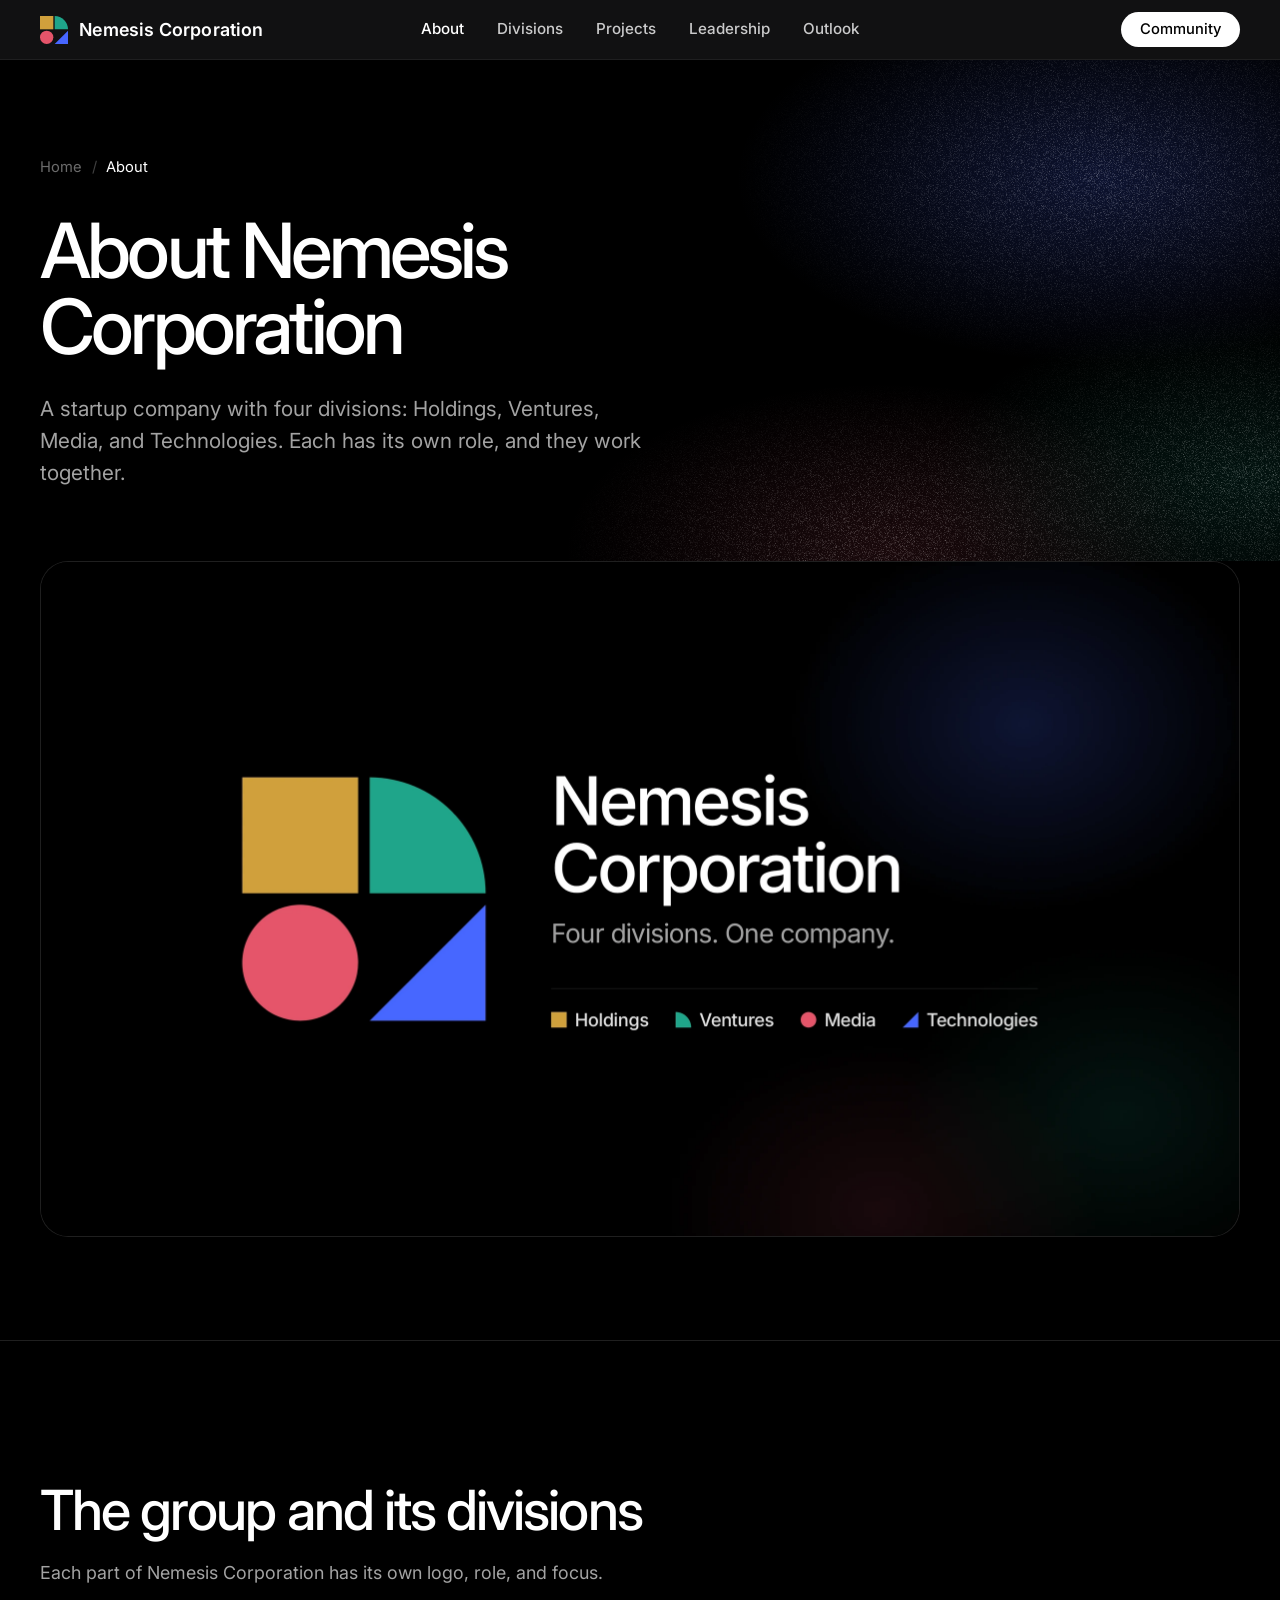
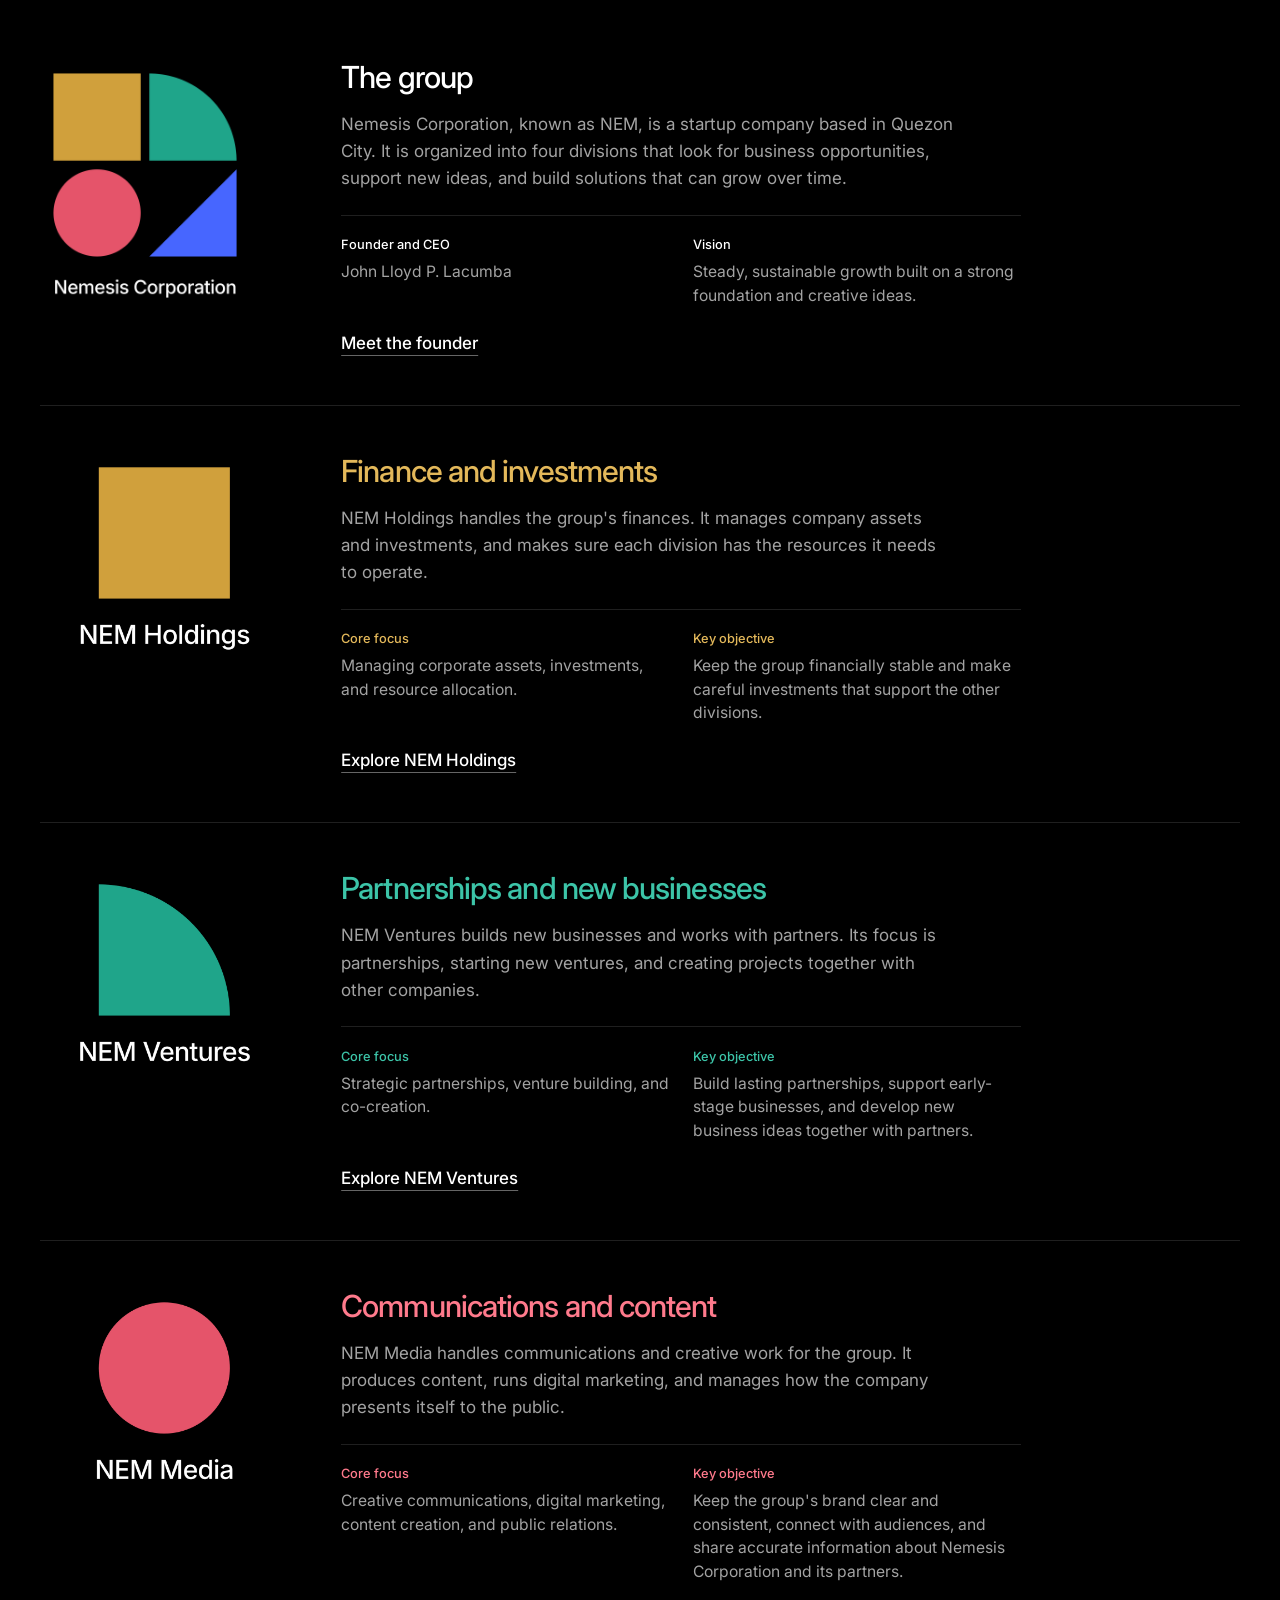
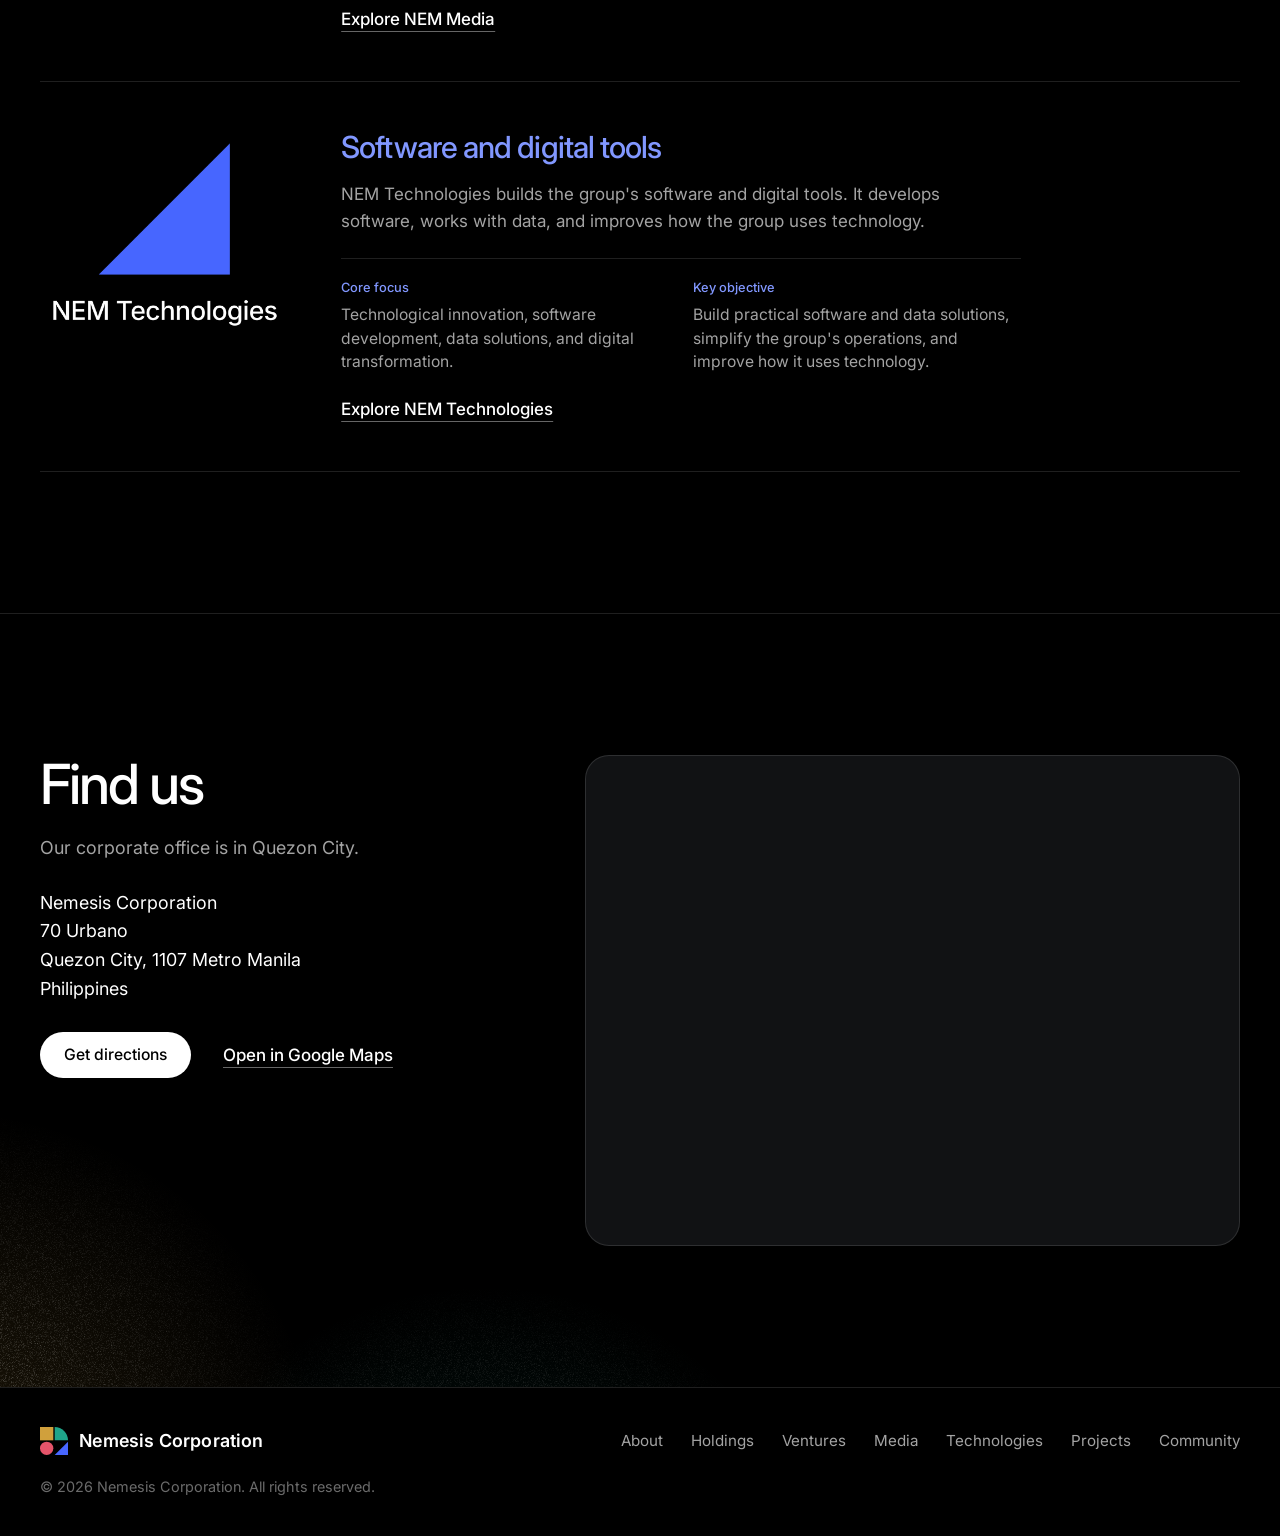
<file: about.html>
<!DOCTYPE html>
<html lang="en">
<head>
  <meta charset="utf-8">
  <meta name="viewport" content="width=device-width, initial-scale=1">
  <title>About | Nemesis Corporation</title>
  <meta name="description" content="Nemesis Corporation (NEM) is a startup company with four divisions: Holdings, Ventures, Media, and Technologies. Founded and led by John Lloyd P. Lacumba.">
  <meta name="theme-color" content="#000000">
  <meta property="og:title" content="About | Nemesis Corporation">
  <meta property="og:description" content="Nemesis Corporation (NEM) is a startup company with four divisions: Holdings, Ventures, Media, and Technologies. Founded and led by John Lloyd P. Lacumba.">
  <meta property="og:type" content="website">
  <link rel="canonical" href="https://nemesis-corporation.vercel.app/about">
  <meta property="og:url" content="https://nemesis-corporation.vercel.app/about">
  <meta property="og:site_name" content="Nemesis Corporation">
  <meta property="og:image" content="https://nemesis-corporation.vercel.app/assets/og-image.jpg">
  <meta property="og:image:width" content="1200">
  <meta property="og:image:height" content="630">
  <meta property="og:image:alt" content="Nemesis Corporation. Four divisions. One company.">
  <meta name="twitter:card" content="summary_large_image">

  <link rel="icon" href="data:image/svg+xml,%3Csvg xmlns='http://www.w3.org/2000/svg' viewBox='0 0 420 420'%3E%3Crect width='200' height='200' fill='%23D0A03C'/%3E%3Cpath d='M220 0A200 200 0 0 1 420 200H220Z' fill='%231FA58A'/%3E%3Ccircle cx='100' cy='320' r='100' fill='%23E5546A'/%3E%3Cpath d='M220 420H420V220Z' fill='%234766FF'/%3E%3C/svg%3E">

  <link rel="preconnect" href="https://fonts.googleapis.com">
  <link rel="preconnect" href="https://fonts.gstatic.com" crossorigin>
  <link href="https://fonts.googleapis.com/css2?family=Inter:opsz,wght@14..32,300..700&display=swap" rel="stylesheet">
  <link rel="stylesheet" href="style.css">
  <noscript><style>.nav-toggle{display:none}.site-nav{display:block!important;position:static!important}.has-menu:hover .mega,.has-menu:focus-within .mega{opacity:1;visibility:visible;transform:translate(-50%,0)}</style></noscript>
</head>
<body class="page-about">
  <a class="skip-link" href="#main">Skip to content</a>

  <!-- Shared shapes: one glyph per division, plus the combined NEM mark -->
  <svg width="0" height="0" style="position:absolute" aria-hidden="true" focusable="false">
    <defs>
      <symbol id="g-holdings" viewBox="0 0 200 200"><rect width="200" height="200"/></symbol>
      <symbol id="g-ventures" viewBox="0 0 200 200"><path d="M0 0A200 200 0 0 1 200 200H0Z"/></symbol>
      <symbol id="g-media" viewBox="0 0 200 200"><circle cx="100" cy="100" r="100"/></symbol>
      <symbol id="g-technologies" viewBox="0 0 200 200"><path d="M0 200H200V0Z"/></symbol>
      <symbol id="nem-mark" viewBox="0 0 420 420">
        <rect width="200" height="200" style="fill:var(--holdings)"/>
        <path d="M220 0A200 200 0 0 1 420 200H220Z" style="fill:var(--ventures)"/>
        <circle cx="100" cy="320" r="100" style="fill:var(--media)"/>
        <path d="M220 420H420V220Z" style="fill:var(--technologies)"/>
      </symbol>
    </defs>
  </svg>

  <header class="site-header">
    <div class="wrap header-inner">
      <a class="brand" href="index.html" aria-label="Nemesis Corporation, home">
        <svg class="brand-mark" viewBox="0 0 420 420" aria-hidden="true"><use href="#nem-mark"/></svg>
        <span class="brand-name"><span class="bn-full">Nemesis Corporation</span><span class="bn-short" aria-hidden="true">NEM</span></span>
      </a>

      <nav id="site-nav" class="site-nav" aria-label="Primary" data-open="false">
        <ul>
          <li class="has-menu">
            <button class="menu-btn" type="button" aria-expanded="false" aria-controls="menu-about" data-section="about" aria-current="page">About</button>
            <div class="mega" id="menu-about">
              <div class="mega-inner">
                <div class="mega-lead">
                  <p class="mega-label">About</p>
                  <p class="mega-note">A startup company with four divisions.</p>
                </div>
                <div class="mega-links">
                  <p class="mega-label">Explore</p>
                  <ul>
                    <li><a href="about.html"><span>About us<small>Nemesis Corporation and its four divisions</small></span></a></li>
                    <li><a href="index.html#about"><span>Executive summary<small>Who we are</small></span></a></li>
                    <li><a href="index.html#vision"><span>Our vision<small>Sustainable growth and partnerships</small></span></a></li>
                  </ul>
                </div>
              </div>
            </div>
          </li>
          <li class="has-menu">
            <button class="menu-btn" type="button" aria-expanded="false" aria-controls="menu-divisions" data-section="divisions">Divisions</button>
            <div class="mega" id="menu-divisions">
              <div class="mega-inner">
                <div class="mega-lead">
                  <p class="mega-label">Divisions</p>
                  <p class="mega-note">Four divisions, one company.</p>
                </div>
                <div class="mega-links">
                  <p class="mega-label">Explore</p>
                  <ul>
                    <li><a href="index.html#divisions"><svg class="glyph-sm" viewBox="0 0 420 420" aria-hidden="true"><use href="#nem-mark"/></svg><span>Overview<small>All four divisions</small></span></a></li>
                    <li><a href="holdings.html"><svg class="glyph-sm" viewBox="0 0 200 200" aria-hidden="true" style="fill:#D0A03C"><use href="#g-holdings"/></svg><span>NEM Holdings<small>Finance and investments</small></span></a></li>
                    <li><a href="ventures.html"><svg class="glyph-sm" viewBox="0 0 200 200" aria-hidden="true" style="fill:#1FA58A"><use href="#g-ventures"/></svg><span>NEM Ventures<small>Partnerships and new businesses</small></span></a></li>
                    <li><a href="media.html"><svg class="glyph-sm" viewBox="0 0 200 200" aria-hidden="true" style="fill:#E5546A"><use href="#g-media"/></svg><span>NEM Media<small>Communications and content</small></span></a></li>
                    <li><a href="technologies.html"><svg class="glyph-sm" viewBox="0 0 200 200" aria-hidden="true" style="fill:#4766FF"><use href="#g-technologies"/></svg><span>NEM Technologies<small>Software and digital tools</small></span></a></li>
                  </ul>
                </div>
              </div>
            </div>
          </li>
          <li class="has-menu">
            <button class="menu-btn" type="button" aria-expanded="false" aria-controls="menu-projects" data-section="projects">Projects</button>
            <div class="mega" id="menu-projects">
              <div class="mega-inner">
                <div class="mega-lead">
                  <p class="mega-label">Projects</p>
                  <p class="mega-note">The main areas of work in each division.</p>
                </div>
                <div class="mega-links">
                  <p class="mega-label">Explore</p>
                  <ul>
                    <li><a href="projects.html"><svg class="glyph-sm" viewBox="0 0 420 420" aria-hidden="true"><use href="#nem-mark"/></svg><span>All projects<small>Every initiative, by division</small></span></a></li>
                    <li><a href="projects.html#holdings"><svg class="glyph-sm" viewBox="0 0 200 200" aria-hidden="true" style="fill:#D0A03C"><use href="#g-holdings"/></svg><span>Holdings projects<small>Asset management · Investments · Resources</small></span></a></li>
                    <li><a href="projects.html#ventures"><svg class="glyph-sm" viewBox="0 0 200 200" aria-hidden="true" style="fill:#1FA58A"><use href="#g-ventures"/></svg><span>Ventures projects<small>Partnerships · Venture building · Co-creation</small></span></a></li>
                    <li><a href="projects.html#media"><svg class="glyph-sm" viewBox="0 0 200 200" aria-hidden="true" style="fill:#E5546A"><use href="#g-media"/></svg><span>Media projects<small>Communications · Marketing · Public relations</small></span></a></li>
                    <li><a href="projects.html#technologies"><svg class="glyph-sm" viewBox="0 0 200 200" aria-hidden="true" style="fill:#4766FF"><use href="#g-technologies"/></svg><span>Technologies projects<small>Innovation · Software and data · Transformation</small></span></a></li>
                  </ul>
                </div>
              </div>
            </div>
          </li>
          <li class="has-menu">
            <button class="menu-btn" type="button" aria-expanded="false" aria-controls="menu-leadership" data-section="leadership">Leadership</button>
            <div class="mega" id="menu-leadership">
              <div class="mega-inner">
                <div class="mega-lead">
                  <p class="mega-label">Leadership</p>
                  <p class="mega-note">Direction for Nemesis Corporation and its four divisions.</p>
                </div>
                <div class="mega-links">
                  <p class="mega-label">Explore</p>
                  <ul>
                    <li><a href="index.html#leadership"><span>Founder and CEO<small>John Lloyd P. Lacumba</small></span></a></li>
                  </ul>
                </div>
              </div>
            </div>
          </li>
          <li class="has-menu">
            <button class="menu-btn" type="button" aria-expanded="false" aria-controls="menu-outlook" data-section="outlook">Outlook</button>
            <div class="mega" id="menu-outlook">
              <div class="mega-inner">
                <div class="mega-lead">
                  <p class="mega-label">Outlook</p>
                  <p class="mega-note">Steady progress. Sustainable growth.</p>
                </div>
                <div class="mega-links">
                  <p class="mega-label">Explore</p>
                  <ul>
                    <li><a href="index.html#outlook"><span>Future outlook<small>Where we are headed</small></span></a></li>
                    <li><a href="index.html#synergy"><span>Working together<small>Adapting to changing markets</small></span></a></li>
                    <li><a href="index.html#value"><span>Lasting value<small>Our long-term focus</small></span></a></li>
                  </ul>
                </div>
              </div>
            </div>
          </li>
        </ul>
      </nav>

      <div class="header-actions">
        <a class="header-cta" href="community.html">Community</a>
        <button class="nav-toggle" type="button" aria-expanded="false" aria-controls="site-nav">
          <span class="sr-only">Menu</span>
          <span class="bars" aria-hidden="true"></span>
        </button>
      </div>
    </div>
  </header>

  <main id="main">

    <!-- HERO -->
    <section class="hero page-hero" aria-labelledby="about-title">
      <div class="wrap hero-inner">
        <div class="hero-copy">
          <nav class="crumbs" aria-label="Breadcrumb">
            <ol>
              <li><a href="index.html">Home</a></li>
              <li aria-current="page">About</li>
            </ol>
          </nav>
          <h1 id="about-title">About Nemesis Corporation</h1>
          <p class="lead">A startup company with four divisions: Holdings, Ventures, Media, and Technologies. Each has its own role, and they work together.</p>
        </div>
      </div>
    </section>

    <!-- BRAND BANNER -->
    <section class="banner-section" aria-label="Nemesis Corporation">
      <div class="wrap">
        <figure class="banner">
          <img src="assets/nemesis-corporation-banner.webp" alt="Nemesis Corporation. Four divisions. One company. Holdings, Ventures, Media, Technologies." width="2400" height="1350">
        </figure>
      </div>
    </section>

    <!-- THE GROUP -->
    <section class="section" id="group" aria-labelledby="group-title">
      <div class="wrap">
        <div class="section-head">
          <h2 id="group-title">The group and its divisions</h2>
          <p>Each part of Nemesis Corporation has its own logo, role, and focus.</p>
        </div>
        <ol class="entity-list">
          <li class="entity entity--corporation">
            <figure class="entity-logo"><img src="assets/nemesis-corporation-logo.png" alt="Nemesis Corporation logo: four shapes in gold, teal, rose and blue" width="900" height="1076" loading="lazy"></figure>
            <div>
              <h3 class="sr-only">Nemesis Corporation</h3>
              <p class="entity-role">The group</p>
              <p class="entity-desc">Nemesis Corporation, known as NEM, is a startup company based in Quezon City. It is organized into four divisions that look for business opportunities, support new ideas, and build solutions that can grow over time.</p>
              <dl class="division-facts">
                <div><dt>Founder and CEO</dt><dd>John Lloyd P. Lacumba</dd></div>
                <div><dt>Vision</dt><dd>Steady, sustainable growth built on a strong foundation and creative ideas.</dd></div>
              </dl>
              <a class="text-link" href="index.html#leadership">Meet the founder</a>
            </div>
          </li>
          <li class="entity entity--holdings">
            <figure class="entity-logo"><img src="assets/nem-holdings-logo.png" alt="NEM Holdings logo" width="900" height="752" loading="lazy"></figure>
            <div>
              <h3 class="sr-only">NEM Holdings</h3>
              <p class="entity-role">Finance and investments</p>
              <p class="entity-desc">NEM Holdings handles the group's finances. It manages company assets and investments, and makes sure each division has the resources it needs to operate.</p>
              <dl class="division-facts">
                <div><dt>Core focus</dt><dd>Managing corporate assets, investments, and resource allocation.</dd></div>
                <div><dt>Key objective</dt><dd>Keep the group financially stable and make careful investments that support the other divisions.</dd></div>
              </dl>
              <a class="text-link" href="holdings.html">Explore NEM Holdings</a>
            </div>
          </li>
          <li class="entity entity--ventures">
            <figure class="entity-logo"><img src="assets/nem-ventures-logo.png" alt="NEM Ventures logo" width="900" height="752" loading="lazy"></figure>
            <div>
              <h3 class="sr-only">NEM Ventures</h3>
              <p class="entity-role">Partnerships and new businesses</p>
              <p class="entity-desc">NEM Ventures builds new businesses and works with partners. Its focus is partnerships, starting new ventures, and creating projects together with other companies.</p>
              <dl class="division-facts">
                <div><dt>Core focus</dt><dd>Strategic partnerships, venture building, and co-creation.</dd></div>
                <div><dt>Key objective</dt><dd>Build lasting partnerships, support early-stage businesses, and develop new business ideas together with partners.</dd></div>
              </dl>
              <a class="text-link" href="ventures.html">Explore NEM Ventures</a>
            </div>
          </li>
          <li class="entity entity--media">
            <figure class="entity-logo"><img src="assets/nem-media-logo.png" alt="NEM Media logo" width="900" height="752" loading="lazy"></figure>
            <div>
              <h3 class="sr-only">NEM Media</h3>
              <p class="entity-role">Communications and content</p>
              <p class="entity-desc">NEM Media handles communications and creative work for the group. It produces content, runs digital marketing, and manages how the company presents itself to the public.</p>
              <dl class="division-facts">
                <div><dt>Core focus</dt><dd>Creative communications, digital marketing, content creation, and public relations.</dd></div>
                <div><dt>Key objective</dt><dd>Keep the group's brand clear and consistent, connect with audiences, and share accurate information about Nemesis Corporation and its partners.</dd></div>
              </dl>
              <a class="text-link" href="media.html">Explore NEM Media</a>
            </div>
          </li>
          <li class="entity entity--technologies">
            <figure class="entity-logo"><img src="assets/nem-technologies-logo.png" alt="NEM Technologies logo" width="900" height="752" loading="lazy"></figure>
            <div>
              <h3 class="sr-only">NEM Technologies</h3>
              <p class="entity-role">Software and digital tools</p>
              <p class="entity-desc">NEM Technologies builds the group's software and digital tools. It develops software, works with data, and improves how the group uses technology.</p>
              <dl class="division-facts">
                <div><dt>Core focus</dt><dd>Technological innovation, software development, data solutions, and digital transformation.</dd></div>
                <div><dt>Key objective</dt><dd>Build practical software and data solutions, simplify the group's operations, and improve how it uses technology.</dd></div>
              </dl>
              <a class="text-link" href="technologies.html">Explore NEM Technologies</a>
            </div>
          </li>
        </ol>
      </div>
    </section>

    <!-- FIND US -->
    <section class="section visit" id="visit" aria-labelledby="visit-title">
      <div class="wrap split">
        <div class="split-head">
          <h2 id="visit-title">Find us</h2>
          <p>Our corporate office is in Quezon City.</p>
          <address class="visit-address">Nemesis Corporation<br>70 Urbano<br>Quezon City, 1107 Metro Manila<br>Philippines</address>
          <div class="actions">
            <a class="btn" href="https://www.google.com/maps/dir/?api=1&destination=70+Urbano%2C+Quezon+City%2C+1107+Metro+Manila" target="_blank" rel="noopener">Get directions</a>
            <a class="text-link" href="https://share.google/8F2sFenYW37uZAi2X" target="_blank" rel="noopener">Open in Google Maps</a>
          </div>
        </div>
        <div class="map-frame">
          <iframe title="Map showing the Nemesis Corporation office at 70 Urbano, Quezon City" src="https://www.google.com/maps?q=NEM+Corporation%2C+70+Urbano%2C+Quezon+City%2C+1107+Metro+Manila&z=17&output=embed" loading="lazy" referrerpolicy="no-referrer-when-downgrade" allowfullscreen></iframe>
        </div>
      </div>
    </section>
  </main>

  <footer class="site-footer">
    <div class="wrap footer-inner">
      <a class="brand" href="index.html" aria-label="Nemesis Corporation, home">
        <svg class="brand-mark" viewBox="0 0 420 420" aria-hidden="true"><use href="#nem-mark"/></svg>
        <span class="brand-name"><span class="bn-full">Nemesis Corporation</span><span class="bn-short" aria-hidden="true">NEM</span></span>
      </a>
      <nav aria-label="Footer">
        <ul class="footer-links">
          <li><a href="about.html" aria-current="page">About</a></li>
          <li><a href="holdings.html">Holdings</a></li>
          <li><a href="ventures.html">Ventures</a></li>
          <li><a href="media.html">Media</a></li>
          <li><a href="technologies.html">Technologies</a></li>
          <li><a href="projects.html">Projects</a></li>
          <li><a href="community.html">Community</a></li>
        </ul>
      </nav>
      <p class="legal">&copy; <span id="year">2026</span> Nemesis Corporation. All rights reserved.</p>
    </div>
  </footer>

  <script src="script.js" defer></script>
</body>
</html>
</file>
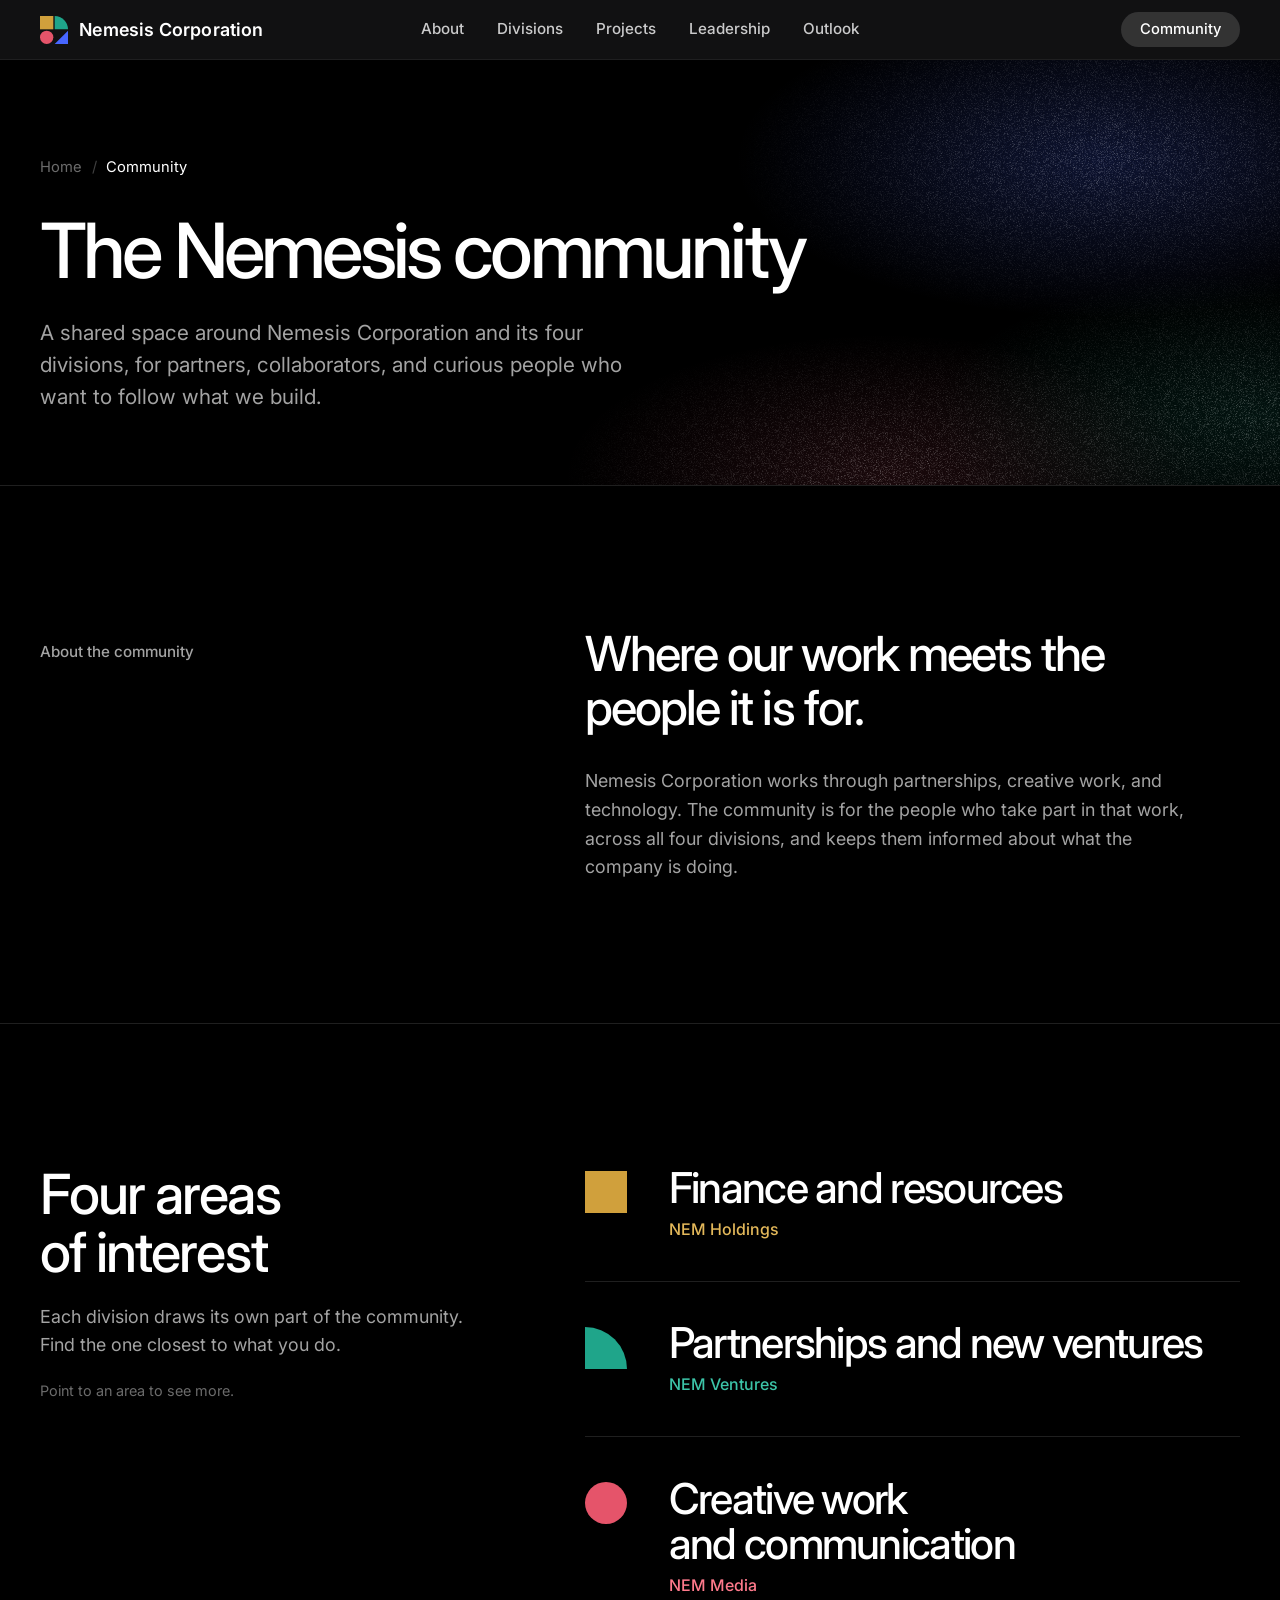
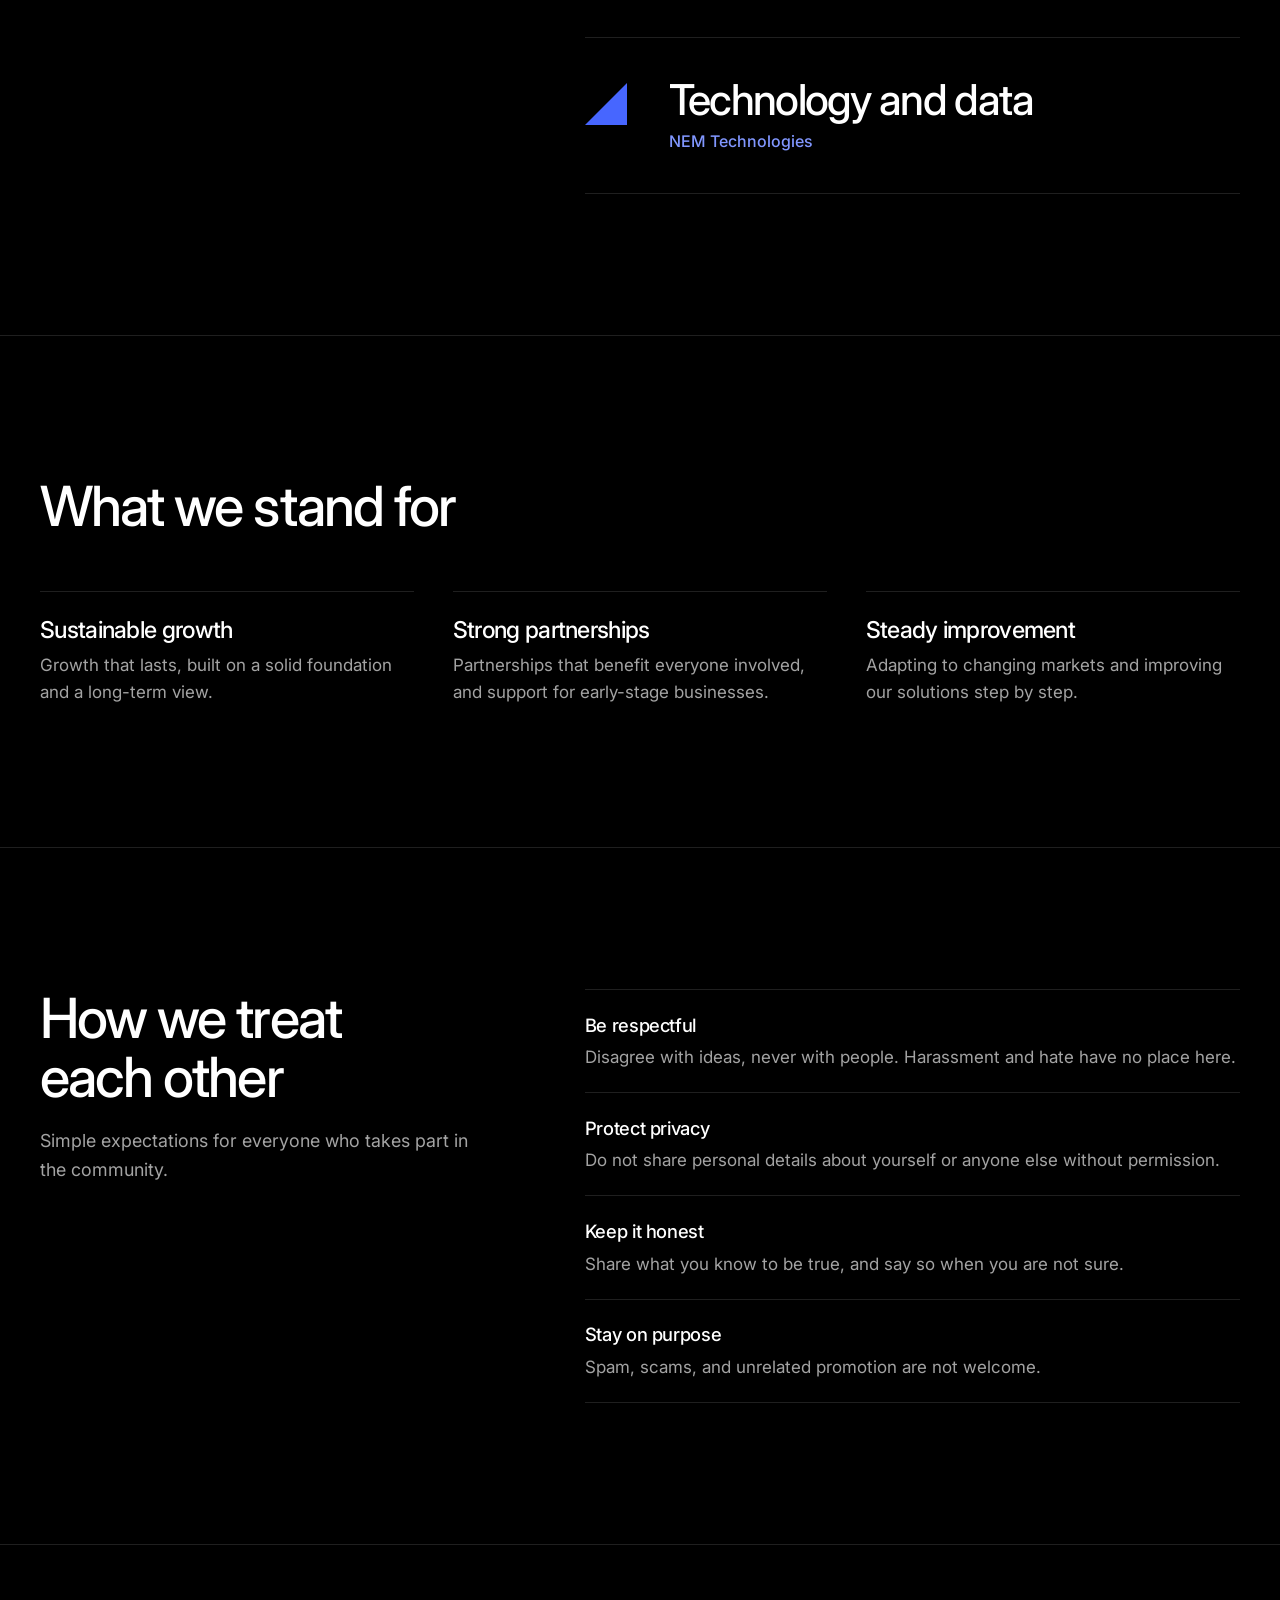
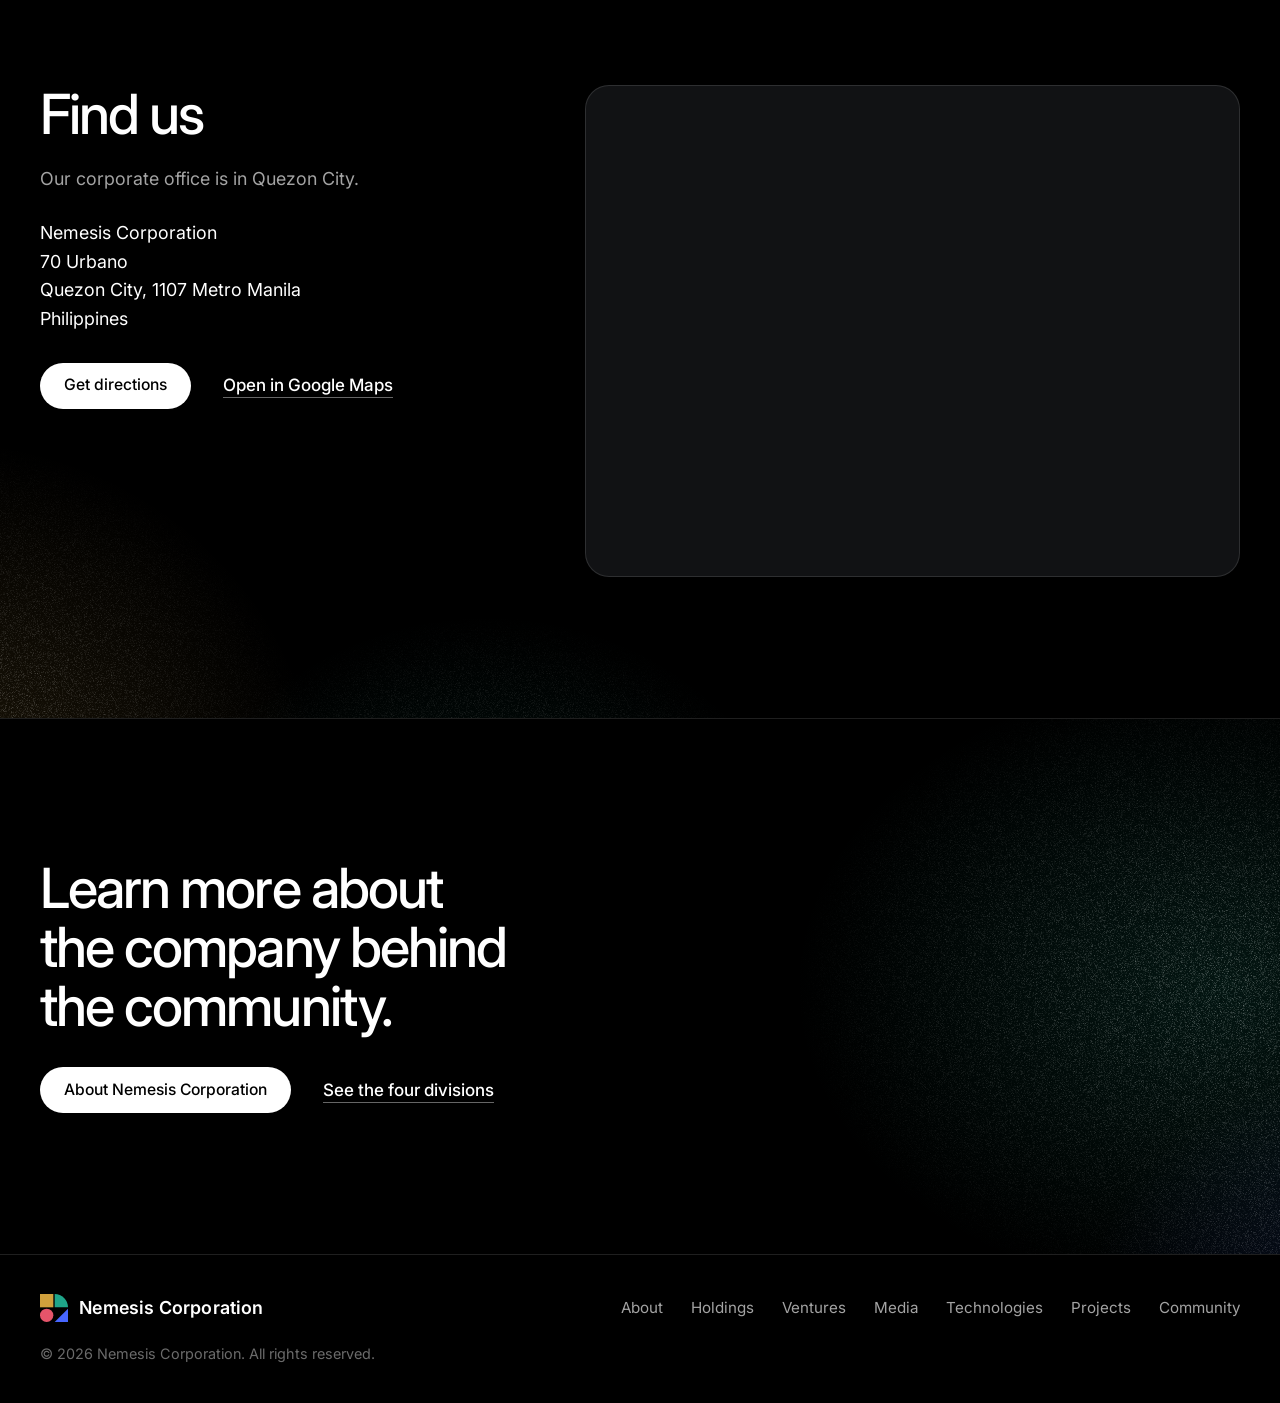
<file: community.html>
<!DOCTYPE html>
<html lang="en">
<head>
  <meta charset="utf-8">
  <meta name="viewport" content="width=device-width, initial-scale=1">
  <title>Community | Nemesis Corporation</title>
  <meta name="description" content="The Nemesis Corporation community: who it is for, what it cares about, and how to find us.">
  <meta name="theme-color" content="#000000">
  <meta property="og:title" content="Community | Nemesis Corporation">
  <meta property="og:description" content="The Nemesis Corporation community: who it is for, what it cares about, and how to find us.">
  <meta property="og:type" content="website">
  <link rel="canonical" href="https://nemesis-corporation.vercel.app/community">
  <meta property="og:url" content="https://nemesis-corporation.vercel.app/community">
  <meta property="og:site_name" content="Nemesis Corporation">
  <meta property="og:image" content="https://nemesis-corporation.vercel.app/assets/og-image.jpg">
  <meta property="og:image:width" content="1200">
  <meta property="og:image:height" content="630">
  <meta property="og:image:alt" content="Nemesis Corporation. Four divisions. One company.">
  <meta name="twitter:card" content="summary_large_image">
  <script>
    /* Community splash plays whenever this page is opened by navigating to it (not on reload or back). */
    (function () {
      var d = document.documentElement;
      d.classList.add('js');
      var go = true;
      try { var n = performance.getEntriesByType('navigation')[0]; if (n && n.type !== 'navigate') go = false; } catch (e) {}
      if (go) d.classList.add('comm-splashing');
    })();
  </script>

  <link rel="icon" href="data:image/svg+xml,%3Csvg xmlns='http://www.w3.org/2000/svg' viewBox='0 0 420 420'%3E%3Crect width='200' height='200' fill='%23D0A03C'/%3E%3Cpath d='M220 0A200 200 0 0 1 420 200H220Z' fill='%231FA58A'/%3E%3Ccircle cx='100' cy='320' r='100' fill='%23E5546A'/%3E%3Cpath d='M220 420H420V220Z' fill='%234766FF'/%3E%3C/svg%3E">

  <link rel="preconnect" href="https://fonts.googleapis.com">
  <link rel="preconnect" href="https://fonts.gstatic.com" crossorigin>
  <link href="https://fonts.googleapis.com/css2?family=Inter:opsz,wght@14..32,300..700&display=swap" rel="stylesheet">
  <link rel="stylesheet" href="style.css">
  <noscript><style>.nav-toggle{display:none}.site-nav{display:block!important;position:static!important}.has-menu:hover .mega,.has-menu:focus-within .mega{opacity:1;visibility:visible;transform:translate(-50%,0)}</style></noscript>
</head>
<body class="page-community">
  <!-- Community splash: the logo, then "NEM Community" -->
  <div class="csplash" id="csplash" aria-hidden="true">
    <div class="csplash-inner">
      <svg class="splash-mark" viewBox="0 0 420 420">
        <rect class="s-shape s1" width="200" height="200"/>
        <path class="s-shape s2" d="M220 0A200 200 0 0 1 420 200H220Z"/>
        <circle class="s-shape s3" cx="100" cy="320" r="100"/>
        <path class="s-shape s4" d="M220 420H420V220Z"/>
      </svg>
      <p class="csplash-text">NEM Community</p>
    </div>
  </div>

  <a class="skip-link" href="#main">Skip to content</a>

  <!-- Shared shapes: one glyph per division, plus the combined NEM mark -->
  <svg width="0" height="0" style="position:absolute" aria-hidden="true" focusable="false">
    <defs>
      <symbol id="g-holdings" viewBox="0 0 200 200"><rect width="200" height="200"/></symbol>
      <symbol id="g-ventures" viewBox="0 0 200 200"><path d="M0 0A200 200 0 0 1 200 200H0Z"/></symbol>
      <symbol id="g-media" viewBox="0 0 200 200"><circle cx="100" cy="100" r="100"/></symbol>
      <symbol id="g-technologies" viewBox="0 0 200 200"><path d="M0 200H200V0Z"/></symbol>
      <symbol id="nem-mark" viewBox="0 0 420 420">
        <rect width="200" height="200" style="fill:var(--holdings)"/>
        <path d="M220 0A200 200 0 0 1 420 200H220Z" style="fill:var(--ventures)"/>
        <circle cx="100" cy="320" r="100" style="fill:var(--media)"/>
        <path d="M220 420H420V220Z" style="fill:var(--technologies)"/>
      </symbol>
    </defs>
  </svg>

  <header class="site-header">
    <div class="wrap header-inner">
      <a class="brand" href="index.html" aria-label="Nemesis Corporation, home">
        <svg class="brand-mark" viewBox="0 0 420 420" aria-hidden="true"><use href="#nem-mark"/></svg>
        <span class="brand-name"><span class="bn-full">Nemesis Corporation</span><span class="bn-short" aria-hidden="true">NEM</span></span>
      </a>

      <nav id="site-nav" class="site-nav" aria-label="Primary" data-open="false">
        <ul>
          <li class="has-menu">
            <button class="menu-btn" type="button" aria-expanded="false" aria-controls="menu-about" data-section="about">About</button>
            <div class="mega" id="menu-about">
              <div class="mega-inner">
                <div class="mega-lead">
                  <p class="mega-label">About</p>
                  <p class="mega-note">A startup company with four divisions.</p>
                </div>
                <div class="mega-links">
                  <p class="mega-label">Explore</p>
                  <ul>
                    <li><a href="about.html"><span>About us<small>Nemesis Corporation and its four divisions</small></span></a></li>
                    <li><a href="index.html#about"><span>Executive summary<small>Who we are</small></span></a></li>
                    <li><a href="index.html#vision"><span>Our vision<small>Sustainable growth and partnerships</small></span></a></li>
                  </ul>
                </div>
              </div>
            </div>
          </li>
          <li class="has-menu">
            <button class="menu-btn" type="button" aria-expanded="false" aria-controls="menu-divisions" data-section="divisions">Divisions</button>
            <div class="mega" id="menu-divisions">
              <div class="mega-inner">
                <div class="mega-lead">
                  <p class="mega-label">Divisions</p>
                  <p class="mega-note">Four divisions, one company.</p>
                </div>
                <div class="mega-links">
                  <p class="mega-label">Explore</p>
                  <ul>
                    <li><a href="index.html#divisions"><svg class="glyph-sm" viewBox="0 0 420 420" aria-hidden="true"><use href="#nem-mark"/></svg><span>Overview<small>All four divisions</small></span></a></li>
                    <li><a href="holdings.html"><svg class="glyph-sm" viewBox="0 0 200 200" aria-hidden="true" style="fill:#D0A03C"><use href="#g-holdings"/></svg><span>NEM Holdings<small>Finance and investments</small></span></a></li>
                    <li><a href="ventures.html"><svg class="glyph-sm" viewBox="0 0 200 200" aria-hidden="true" style="fill:#1FA58A"><use href="#g-ventures"/></svg><span>NEM Ventures<small>Partnerships and new businesses</small></span></a></li>
                    <li><a href="media.html"><svg class="glyph-sm" viewBox="0 0 200 200" aria-hidden="true" style="fill:#E5546A"><use href="#g-media"/></svg><span>NEM Media<small>Communications and content</small></span></a></li>
                    <li><a href="technologies.html"><svg class="glyph-sm" viewBox="0 0 200 200" aria-hidden="true" style="fill:#4766FF"><use href="#g-technologies"/></svg><span>NEM Technologies<small>Software and digital tools</small></span></a></li>
                  </ul>
                </div>
              </div>
            </div>
          </li>
          <li class="has-menu">
            <button class="menu-btn" type="button" aria-expanded="false" aria-controls="menu-projects" data-section="projects">Projects</button>
            <div class="mega" id="menu-projects">
              <div class="mega-inner">
                <div class="mega-lead">
                  <p class="mega-label">Projects</p>
                  <p class="mega-note">The main areas of work in each division.</p>
                </div>
                <div class="mega-links">
                  <p class="mega-label">Explore</p>
                  <ul>
                    <li><a href="projects.html"><svg class="glyph-sm" viewBox="0 0 420 420" aria-hidden="true"><use href="#nem-mark"/></svg><span>All projects<small>Every initiative, by division</small></span></a></li>
                    <li><a href="projects.html#holdings"><svg class="glyph-sm" viewBox="0 0 200 200" aria-hidden="true" style="fill:#D0A03C"><use href="#g-holdings"/></svg><span>Holdings projects<small>Asset management · Investments · Resources</small></span></a></li>
                    <li><a href="projects.html#ventures"><svg class="glyph-sm" viewBox="0 0 200 200" aria-hidden="true" style="fill:#1FA58A"><use href="#g-ventures"/></svg><span>Ventures projects<small>Partnerships · Venture building · Co-creation</small></span></a></li>
                    <li><a href="projects.html#media"><svg class="glyph-sm" viewBox="0 0 200 200" aria-hidden="true" style="fill:#E5546A"><use href="#g-media"/></svg><span>Media projects<small>Communications · Marketing · Public relations</small></span></a></li>
                    <li><a href="projects.html#technologies"><svg class="glyph-sm" viewBox="0 0 200 200" aria-hidden="true" style="fill:#4766FF"><use href="#g-technologies"/></svg><span>Technologies projects<small>Innovation · Software and data · Transformation</small></span></a></li>
                  </ul>
                </div>
              </div>
            </div>
          </li>
          <li class="has-menu">
            <button class="menu-btn" type="button" aria-expanded="false" aria-controls="menu-leadership" data-section="leadership">Leadership</button>
            <div class="mega" id="menu-leadership">
              <div class="mega-inner">
                <div class="mega-lead">
                  <p class="mega-label">Leadership</p>
                  <p class="mega-note">Direction for Nemesis Corporation and its four divisions.</p>
                </div>
                <div class="mega-links">
                  <p class="mega-label">Explore</p>
                  <ul>
                    <li><a href="index.html#leadership"><span>Founder and CEO<small>John Lloyd P. Lacumba</small></span></a></li>
                  </ul>
                </div>
              </div>
            </div>
          </li>
          <li class="has-menu">
            <button class="menu-btn" type="button" aria-expanded="false" aria-controls="menu-outlook" data-section="outlook">Outlook</button>
            <div class="mega" id="menu-outlook">
              <div class="mega-inner">
                <div class="mega-lead">
                  <p class="mega-label">Outlook</p>
                  <p class="mega-note">Steady progress. Sustainable growth.</p>
                </div>
                <div class="mega-links">
                  <p class="mega-label">Explore</p>
                  <ul>
                    <li><a href="index.html#outlook"><span>Future outlook<small>Where we are headed</small></span></a></li>
                    <li><a href="index.html#synergy"><span>Working together<small>Adapting to changing markets</small></span></a></li>
                    <li><a href="index.html#value"><span>Lasting value<small>Our long-term focus</small></span></a></li>
                  </ul>
                </div>
              </div>
            </div>
          </li>
        </ul>
      </nav>

      <div class="header-actions">
        <a class="header-cta" href="community.html" aria-current="page">Community</a>
        <button class="nav-toggle" type="button" aria-expanded="false" aria-controls="site-nav">
          <span class="sr-only">Menu</span>
          <span class="bars" aria-hidden="true"></span>
        </button>
      </div>
    </div>
  </header>

  <main id="main">

    <!-- HERO -->
    <section class="hero page-hero" aria-labelledby="community-title">
      <div class="wrap hero-inner">
        <div class="hero-copy">
          <nav class="crumbs" aria-label="Breadcrumb">
            <ol>
              <li><a href="index.html">Home</a></li>
              <li aria-current="page">Community</li>
            </ol>
          </nav>
          <h1 id="community-title">The Nemesis community</h1>
          <p class="lead">A shared space around Nemesis Corporation and its four divisions, for partners, collaborators, and curious people who want to follow what we build.</p>
        </div>
      </div>
    </section>

    <!-- ABOUT THE COMMUNITY -->
    <section class="section about" aria-labelledby="about-community-title">
      <div class="wrap split about-grid">
        <h2 id="about-community-title">About the community</h2>
        <div class="about-body">
          <p class="statement">Where our work meets the people it is for.</p>
          <p>Nemesis Corporation works through partnerships, creative work, and technology. The community is for the people who take part in that work, across all four divisions, and keeps them informed about what the company is doing.</p>
        </div>
      </div>
    </section>

    <!-- AREAS OF INTEREST -->
    <section class="section divisions" aria-labelledby="areas-title">
      <div class="wrap split">
        <div class="split-head">
          <h2 id="areas-title">Four areas of interest</h2>
          <p>Each division draws its own part of the community. Find the one closest to what you do.</p>
          <p class="hint">Point to an area to see more.</p>
        </div>
        <ol class="division-list">
          <li class="division division--holdings">
            <a class="division-row" href="holdings.html" aria-label="Explore NEM Holdings">
              <svg class="glyph" viewBox="0 0 200 200" aria-hidden="true"><use href="#g-holdings"/></svg>
              <div class="division-text">
                <h3>Finance and resources</h3>
                <p class="division-role">NEM Holdings</p>
                <div class="division-more"><div class="division-more-inner"><p class="division-desc">Asset management, investments, and the responsible use of resources.</p></div></div>
              </div>
            </a>
          </li>
          <li class="division division--ventures">
            <a class="division-row" href="ventures.html" aria-label="Explore NEM Ventures">
              <svg class="glyph" viewBox="0 0 200 200" aria-hidden="true"><use href="#g-ventures"/></svg>
              <div class="division-text">
                <h3>Partnerships and new ventures</h3>
                <p class="division-role">NEM Ventures</p>
                <div class="division-more"><div class="division-more-inner"><p class="division-desc">Partnerships, early-stage businesses, and co-creation.</p></div></div>
              </div>
            </a>
          </li>
          <li class="division division--media">
            <a class="division-row" href="media.html" aria-label="Explore NEM Media">
              <svg class="glyph" viewBox="0 0 200 200" aria-hidden="true"><use href="#g-media"/></svg>
              <div class="division-text">
                <h3>Creative work and communication</h3>
                <p class="division-role">NEM Media</p>
                <div class="division-more"><div class="division-more-inner"><p class="division-desc">Content creation, digital marketing, and the stories brands tell.</p></div></div>
              </div>
            </a>
          </li>
          <li class="division division--technologies">
            <a class="division-row" href="technologies.html" aria-label="Explore NEM Technologies">
              <svg class="glyph" viewBox="0 0 200 200" aria-hidden="true"><use href="#g-technologies"/></svg>
              <div class="division-text">
                <h3>Technology and data</h3>
                <p class="division-role">NEM Technologies</p>
                <div class="division-more"><div class="division-more-inner"><p class="division-desc">Software development, data solutions, and digital transformation.</p></div></div>
              </div>
            </a>
          </li>
        </ol>
      </div>
    </section>

    <!-- WHAT WE STAND FOR -->
    <section class="section" aria-labelledby="values-title">
      <div class="wrap">
        <h2 id="values-title" style="margin-bottom:clamp(2rem,5vw,3.5rem)">What we stand for</h2>
        <ul class="pillars">
          <li class="pillar"><h3>Sustainable growth</h3><p>Growth that lasts, built on a solid foundation and a long-term view.</p></li>
          <li class="pillar"><h3>Strong partnerships</h3><p>Partnerships that benefit everyone involved, and support for early-stage businesses.</p></li>
          <li class="pillar"><h3>Steady improvement</h3><p>Adapting to changing markets and improving our solutions step by step.</p></li>
        </ul>
      </div>
    </section>

    <!-- GUIDELINES -->
    <section class="section" aria-labelledby="guidelines-title">
      <div class="wrap split">
        <div class="split-head">
          <h2 id="guidelines-title">How we treat each other</h2>
          <p>Simple expectations for everyone who takes part in the community.</p>
        </div>
        <ul class="guidelines">
          <li><strong>Be respectful</strong><span>Disagree with ideas, never with people. Harassment and hate have no place here.</span></li>
          <li><strong>Protect privacy</strong><span>Do not share personal details about yourself or anyone else without permission.</span></li>
          <li><strong>Keep it honest</strong><span>Share what you know to be true, and say so when you are not sure.</span></li>
          <li><strong>Stay on purpose</strong><span>Spam, scams, and unrelated promotion are not welcome.</span></li>
        </ul>
      </div>
    </section>

    <!-- FIND US -->
    <section class="section visit" id="visit" aria-labelledby="visit-title">
      <div class="wrap split">
        <div class="split-head">
          <h2 id="visit-title">Find us</h2>
          <p>Our corporate office is in Quezon City.</p>
          <address class="visit-address">Nemesis Corporation<br>70 Urbano<br>Quezon City, 1107 Metro Manila<br>Philippines</address>
          <div class="actions">
            <a class="btn" href="https://www.google.com/maps/dir/?api=1&destination=70+Urbano%2C+Quezon+City%2C+1107+Metro+Manila" target="_blank" rel="noopener">Get directions</a>
            <a class="text-link" href="https://share.google/8F2sFenYW37uZAi2X" target="_blank" rel="noopener">Open in Google Maps</a>
          </div>
        </div>
        <div class="map-frame">
          <iframe title="Map showing the Nemesis Corporation office at 70 Urbano, Quezon City" src="https://www.google.com/maps?q=NEM+Corporation%2C+70+Urbano%2C+Quezon+City%2C+1107+Metro+Manila&z=17&output=embed" loading="lazy" referrerpolicy="no-referrer-when-downgrade" allowfullscreen></iframe>
        </div>
      </div>
    </section>

    <!-- CLOSING -->
    <section class="section closing" aria-labelledby="closing-title">
      <div class="wrap">
        <h2 id="closing-title">Learn more about the company behind the community.</h2>
        <div class="actions">
          <a class="btn" href="about.html">About Nemesis Corporation</a>
          <a class="text-link" href="index.html#divisions">See the four divisions</a>
        </div>
      </div>
    </section>
  </main>

  <footer class="site-footer">
    <div class="wrap footer-inner">
      <a class="brand" href="index.html" aria-label="Nemesis Corporation, home">
        <svg class="brand-mark" viewBox="0 0 420 420" aria-hidden="true"><use href="#nem-mark"/></svg>
        <span class="brand-name"><span class="bn-full">Nemesis Corporation</span><span class="bn-short" aria-hidden="true">NEM</span></span>
      </a>
      <nav aria-label="Footer">
        <ul class="footer-links">
          <li><a href="about.html">About</a></li>
          <li><a href="holdings.html">Holdings</a></li>
          <li><a href="ventures.html">Ventures</a></li>
          <li><a href="media.html">Media</a></li>
          <li><a href="technologies.html">Technologies</a></li>
          <li><a href="projects.html">Projects</a></li>
          <li><a href="community.html" aria-current="page">Community</a></li>
        </ul>
      </nav>
      <p class="legal">&copy; <span id="year">2026</span> Nemesis Corporation. All rights reserved.</p>
    </div>
  </footer>

  <script src="script.js" defer></script>
</body>
</html>
</file>
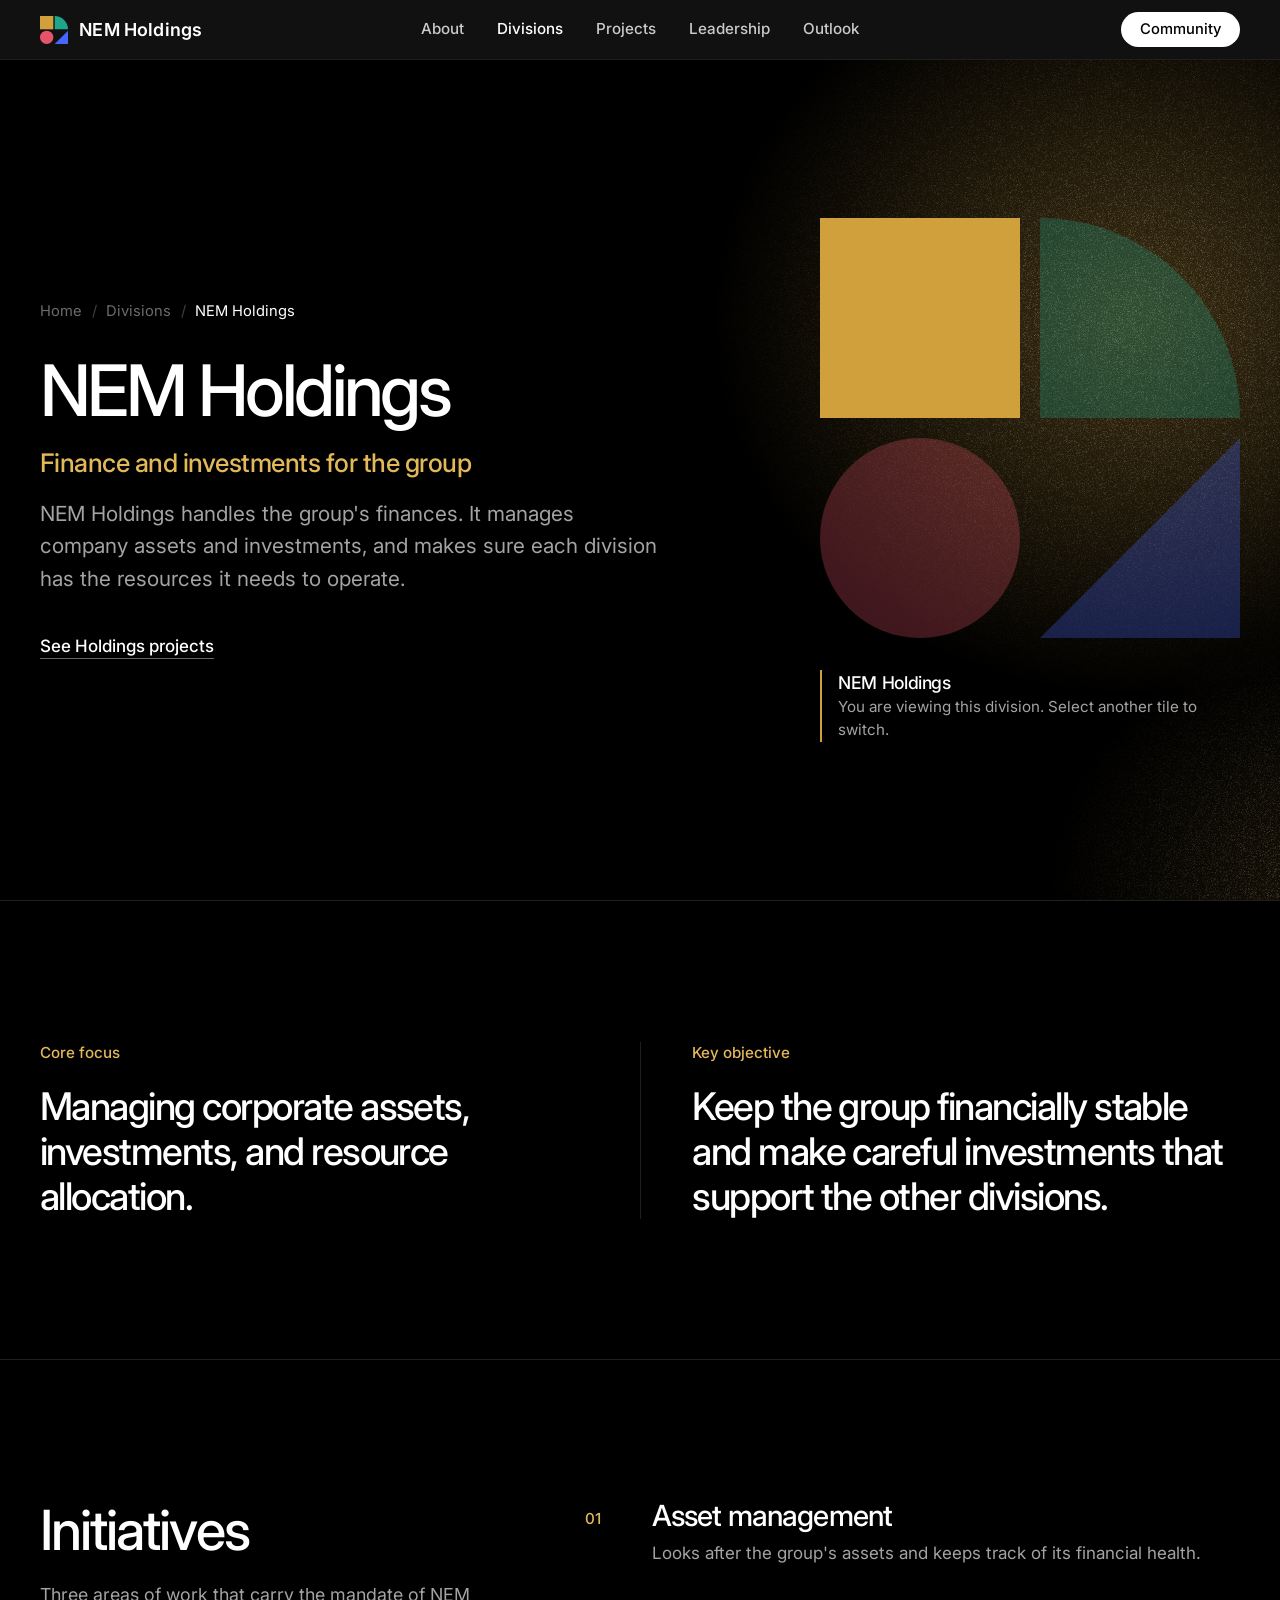
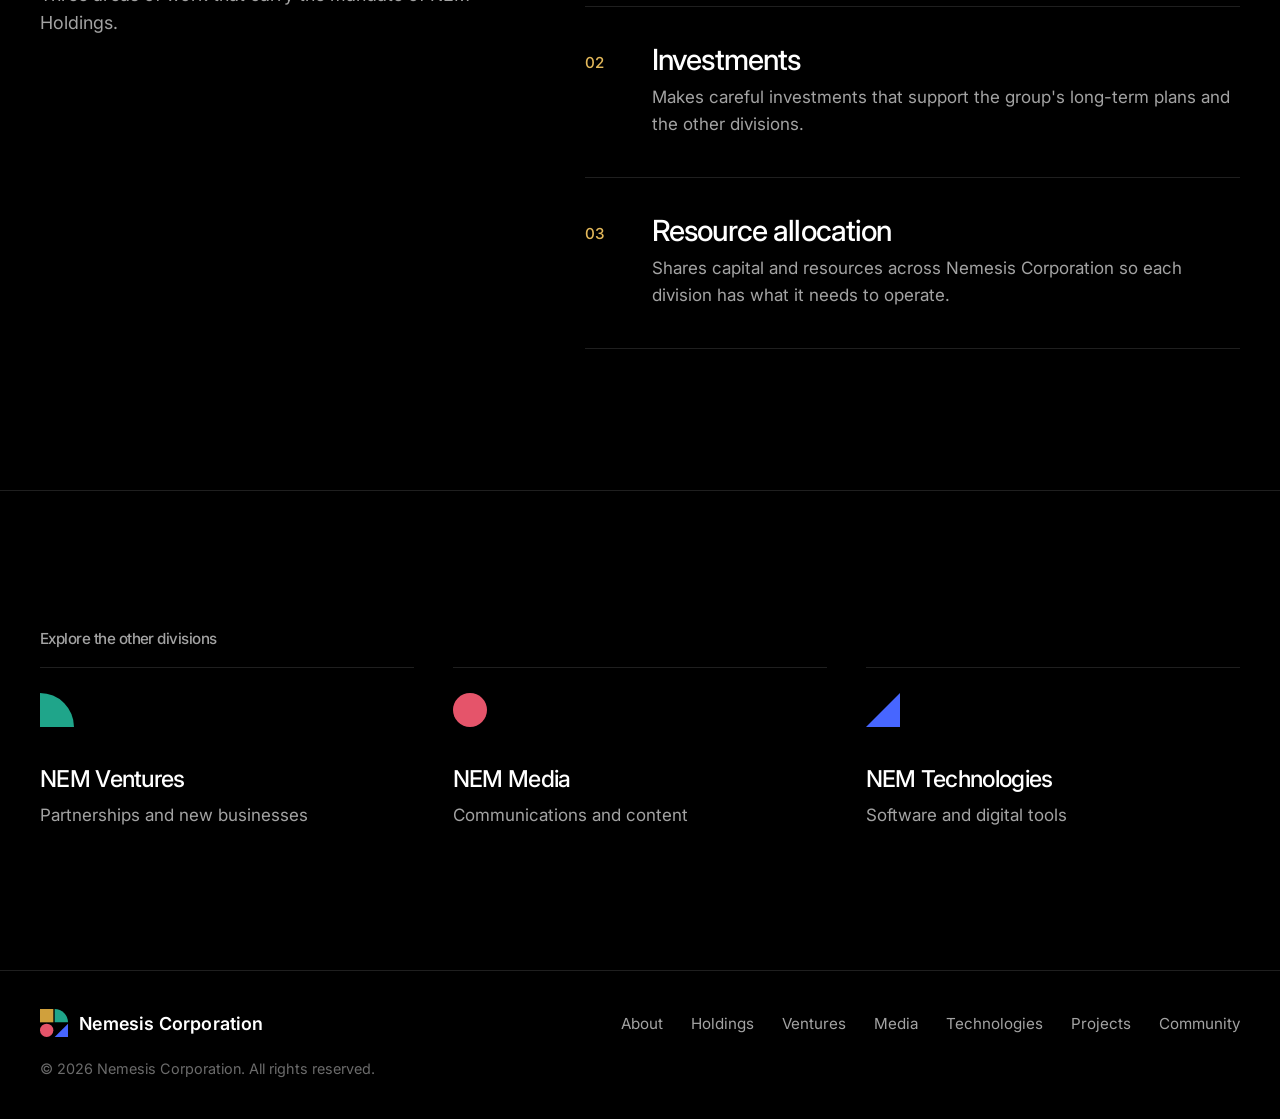
<file: holdings.html>
<!DOCTYPE html>
<html lang="en">
<head>
  <meta charset="utf-8">
  <meta name="viewport" content="width=device-width, initial-scale=1">
  <title>NEM Holdings | Nemesis Corporation</title>
  <meta name="description" content="NEM Holdings manages the finances of Nemesis Corporation: company assets, investments, and resource allocation.">
  <meta name="theme-color" content="#000000">
  <meta property="og:title" content="NEM Holdings | Nemesis Corporation">
  <meta property="og:description" content="NEM Holdings manages the finances of Nemesis Corporation: company assets, investments, and resource allocation.">
  <meta property="og:type" content="website">
  <link rel="canonical" href="https://nemesis-corporation.vercel.app/holdings">
  <meta property="og:url" content="https://nemesis-corporation.vercel.app/holdings">
  <meta property="og:site_name" content="Nemesis Corporation">
  <meta property="og:image" content="https://nemesis-corporation.vercel.app/assets/og-image.jpg">
  <meta property="og:image:width" content="1200">
  <meta property="og:image:height" content="630">
  <meta property="og:image:alt" content="Nemesis Corporation. Four divisions. One company.">
  <meta name="twitter:card" content="summary_large_image">
  <script>
    /* Division splash plays whenever this page is opened by navigating to it (not on reload or back). */
    (function () {
      var d = document.documentElement;
      d.classList.add('js');
      var go = true;
      try { var n = performance.getEntriesByType('navigation')[0]; if (n && n.type !== 'navigate') go = false; } catch (e) {}
      if (go) d.classList.add('div-splashing');
    })();
  </script>

  <link rel="icon" href="data:image/svg+xml,%3Csvg xmlns='http://www.w3.org/2000/svg' viewBox='0 0 420 420'%3E%3Crect width='200' height='200' fill='%23D0A03C'/%3E%3Cpath d='M220 0A200 200 0 0 1 420 200H220Z' fill='%231FA58A'/%3E%3Ccircle cx='100' cy='320' r='100' fill='%23E5546A'/%3E%3Cpath d='M220 420H420V220Z' fill='%234766FF'/%3E%3C/svg%3E">

  <link rel="preconnect" href="https://fonts.googleapis.com">
  <link rel="preconnect" href="https://fonts.gstatic.com" crossorigin>
  <link href="https://fonts.googleapis.com/css2?family=Inter:opsz,wght@14..32,300..700&display=swap" rel="stylesheet">
  <link rel="stylesheet" href="style.css">
  <noscript><style>.nav-toggle{display:none}.site-nav{display:block!important;position:static!important}.has-menu:hover .mega,.has-menu:focus-within .mega{opacity:1;visibility:visible;transform:translate(-50%,0)}</style></noscript>
</head>
<body class="page-holdings">
  <!-- Division splash: the logo, then NEM Holdings is picked out -->
  <div class="dsplash" id="dsplash" aria-hidden="true">
    <div class="dsplash-inner">
      <svg class="splash-mark" viewBox="0 0 420 420">
        <rect class="d-shape d-holdings is-pick" width="200" height="200"/>
        <path class="d-shape d-ventures is-away" d="M220 0A200 200 0 0 1 420 200H220Z"/>
        <circle class="d-shape d-media is-away" cx="100" cy="320" r="100"/>
        <path class="d-shape d-technologies is-away" d="M220 420H420V220Z"/>
      </svg>
      <p class="dsplash-text">NEM Holdings</p>
    </div>
  </div>

  <a class="skip-link" href="#main">Skip to content</a>

  <!-- Shared shapes: one glyph per division, plus the combined NEM mark -->
  <svg width="0" height="0" style="position:absolute" aria-hidden="true" focusable="false">
    <defs>
      <symbol id="g-holdings" viewBox="0 0 200 200"><rect width="200" height="200"/></symbol>
      <symbol id="g-ventures" viewBox="0 0 200 200"><path d="M0 0A200 200 0 0 1 200 200H0Z"/></symbol>
      <symbol id="g-media" viewBox="0 0 200 200"><circle cx="100" cy="100" r="100"/></symbol>
      <symbol id="g-technologies" viewBox="0 0 200 200"><path d="M0 200H200V0Z"/></symbol>
      <symbol id="nem-mark" viewBox="0 0 420 420">
        <rect width="200" height="200" style="fill:var(--holdings)"/>
        <path d="M220 0A200 200 0 0 1 420 200H220Z" style="fill:var(--ventures)"/>
        <circle cx="100" cy="320" r="100" style="fill:var(--media)"/>
        <path d="M220 420H420V220Z" style="fill:var(--technologies)"/>
      </symbol>
    </defs>
  </svg>

  <header class="site-header">
    <div class="wrap header-inner">
      <a class="brand" href="index.html" aria-label="NEM Holdings, Nemesis Corporation home">
        <svg class="brand-mark" viewBox="0 0 420 420" aria-hidden="true"><use href="#nem-mark"/></svg>
        <span class="brand-name brand-name--division">NEM Holdings</span>
      </a>

      <nav id="site-nav" class="site-nav" aria-label="Primary" data-open="false">
        <ul>
          <li class="has-menu">
            <button class="menu-btn" type="button" aria-expanded="false" aria-controls="menu-about" data-section="about">About</button>
            <div class="mega" id="menu-about">
              <div class="mega-inner">
                <div class="mega-lead">
                  <p class="mega-label">About</p>
                  <p class="mega-note">A startup company with four divisions.</p>
                </div>
                <div class="mega-links">
                  <p class="mega-label">Explore</p>
                  <ul>
                    <li><a href="about.html"><span>About us<small>Nemesis Corporation and its four divisions</small></span></a></li>
                    <li><a href="index.html#about"><span>Executive summary<small>Who we are</small></span></a></li>
                    <li><a href="index.html#vision"><span>Our vision<small>Sustainable growth and partnerships</small></span></a></li>
                  </ul>
                </div>
              </div>
            </div>
          </li>
          <li class="has-menu">
            <button class="menu-btn" type="button" aria-expanded="false" aria-controls="menu-divisions" data-section="divisions" aria-current="page">Divisions</button>
            <div class="mega" id="menu-divisions">
              <div class="mega-inner">
                <div class="mega-lead">
                  <p class="mega-label">Divisions</p>
                  <p class="mega-note">Four divisions, one company.</p>
                </div>
                <div class="mega-links">
                  <p class="mega-label">Explore</p>
                  <ul>
                    <li><a href="index.html#divisions"><svg class="glyph-sm" viewBox="0 0 420 420" aria-hidden="true"><use href="#nem-mark"/></svg><span>Overview<small>All four divisions</small></span></a></li>
                    <li><a href="holdings.html"><svg class="glyph-sm" viewBox="0 0 200 200" aria-hidden="true" style="fill:#D0A03C"><use href="#g-holdings"/></svg><span>NEM Holdings<small>Finance and investments</small></span></a></li>
                    <li><a href="ventures.html"><svg class="glyph-sm" viewBox="0 0 200 200" aria-hidden="true" style="fill:#1FA58A"><use href="#g-ventures"/></svg><span>NEM Ventures<small>Partnerships and new businesses</small></span></a></li>
                    <li><a href="media.html"><svg class="glyph-sm" viewBox="0 0 200 200" aria-hidden="true" style="fill:#E5546A"><use href="#g-media"/></svg><span>NEM Media<small>Communications and content</small></span></a></li>
                    <li><a href="technologies.html"><svg class="glyph-sm" viewBox="0 0 200 200" aria-hidden="true" style="fill:#4766FF"><use href="#g-technologies"/></svg><span>NEM Technologies<small>Software and digital tools</small></span></a></li>
                  </ul>
                </div>
              </div>
            </div>
          </li>
          <li class="has-menu">
            <button class="menu-btn" type="button" aria-expanded="false" aria-controls="menu-projects" data-section="projects">Projects</button>
            <div class="mega" id="menu-projects">
              <div class="mega-inner">
                <div class="mega-lead">
                  <p class="mega-label">Projects</p>
                  <p class="mega-note">The main areas of work in each division.</p>
                </div>
                <div class="mega-links">
                  <p class="mega-label">Explore</p>
                  <ul>
                    <li><a href="projects.html"><svg class="glyph-sm" viewBox="0 0 420 420" aria-hidden="true"><use href="#nem-mark"/></svg><span>All projects<small>Every initiative, by division</small></span></a></li>
                    <li><a href="projects.html#holdings"><svg class="glyph-sm" viewBox="0 0 200 200" aria-hidden="true" style="fill:#D0A03C"><use href="#g-holdings"/></svg><span>Holdings projects<small>Asset management · Investments · Resources</small></span></a></li>
                    <li><a href="projects.html#ventures"><svg class="glyph-sm" viewBox="0 0 200 200" aria-hidden="true" style="fill:#1FA58A"><use href="#g-ventures"/></svg><span>Ventures projects<small>Partnerships · Venture building · Co-creation</small></span></a></li>
                    <li><a href="projects.html#media"><svg class="glyph-sm" viewBox="0 0 200 200" aria-hidden="true" style="fill:#E5546A"><use href="#g-media"/></svg><span>Media projects<small>Communications · Marketing · Public relations</small></span></a></li>
                    <li><a href="projects.html#technologies"><svg class="glyph-sm" viewBox="0 0 200 200" aria-hidden="true" style="fill:#4766FF"><use href="#g-technologies"/></svg><span>Technologies projects<small>Innovation · Software and data · Transformation</small></span></a></li>
                  </ul>
                </div>
              </div>
            </div>
          </li>
          <li class="has-menu">
            <button class="menu-btn" type="button" aria-expanded="false" aria-controls="menu-leadership" data-section="leadership">Leadership</button>
            <div class="mega" id="menu-leadership">
              <div class="mega-inner">
                <div class="mega-lead">
                  <p class="mega-label">Leadership</p>
                  <p class="mega-note">Direction for Nemesis Corporation and its four divisions.</p>
                </div>
                <div class="mega-links">
                  <p class="mega-label">Explore</p>
                  <ul>
                    <li><a href="index.html#leadership"><span>Founder and CEO<small>John Lloyd P. Lacumba</small></span></a></li>
                  </ul>
                </div>
              </div>
            </div>
          </li>
          <li class="has-menu">
            <button class="menu-btn" type="button" aria-expanded="false" aria-controls="menu-outlook" data-section="outlook">Outlook</button>
            <div class="mega" id="menu-outlook">
              <div class="mega-inner">
                <div class="mega-lead">
                  <p class="mega-label">Outlook</p>
                  <p class="mega-note">Steady progress. Sustainable growth.</p>
                </div>
                <div class="mega-links">
                  <p class="mega-label">Explore</p>
                  <ul>
                    <li><a href="index.html#outlook"><span>Future outlook<small>Where we are headed</small></span></a></li>
                    <li><a href="index.html#synergy"><span>Working together<small>Adapting to changing markets</small></span></a></li>
                    <li><a href="index.html#value"><span>Lasting value<small>Our long-term focus</small></span></a></li>
                  </ul>
                </div>
              </div>
            </div>
          </li>
        </ul>
      </nav>

      <div class="header-actions">
        <a class="header-cta" href="community.html">Community</a>
        <button class="nav-toggle" type="button" aria-expanded="false" aria-controls="site-nav">
          <span class="sr-only">Menu</span>
          <span class="bars" aria-hidden="true"></span>
        </button>
      </div>
    </div>
  </header>

  <main id="main">

    <!-- DIVISION HERO -->
    <section class="hero dhero" aria-labelledby="division-title">
      <div class="wrap hero-inner">
        <div class="hero-copy">
          <nav class="crumbs" aria-label="Breadcrumb">
            <ol>
              <li><a href="index.html">Home</a></li>
              <li><a href="index.html#divisions">Divisions</a></li>
              <li aria-current="page">NEM Holdings</li>
            </ol>
          </nav>
          <h1 id="division-title">NEM Holdings</h1>
          <p class="dhero-role">Finance and investments for the group</p>
          <p class="lead">NEM Holdings handles the group's finances. It manages company assets and investments, and makes sure each division has the resources it needs to operate.</p>
          <div class="actions">
            <a class="text-link" href="projects.html#holdings">See Holdings projects</a>
          </div>
        </div>

        <div class="emblem-wrap" id="emblem-wrap" data-current="holdings" data-active="holdings">
          <svg class="emblem" viewBox="0 0 420 420" role="group" aria-label="The four NEM divisions">
            <a class="tile tile-holdings" href="holdings.html" data-division="holdings" aria-label="NEM Holdings" aria-current="page">
              <rect class="shape" width="200" height="200"/>
            </a>
            <a class="tile tile-ventures" href="ventures.html" data-division="ventures" aria-label="NEM Ventures">
              <path class="shape" d="M220 0A200 200 0 0 1 420 200H220Z"/>
            </a>
            <a class="tile tile-media" href="media.html" data-division="media" aria-label="NEM Media">
              <circle class="shape" cx="100" cy="320" r="100"/>
            </a>
            <a class="tile tile-technologies" href="technologies.html" data-division="technologies" aria-label="NEM Technologies">
              <path class="shape" d="M220 420H420V220Z"/>
            </a>
          </svg>
          <p class="emblem-caption" id="emblem-caption" aria-live="polite">
            <span class="swatch" aria-hidden="true"></span>
            <span class="cap-text">
              <strong class="cap-name">NEM Holdings</strong>
              <span class="cap-line">You are viewing this division. Select another tile to switch.</span>
            </span>
          </p>
        </div>
      </div>
    </section>

    <!-- MANDATE -->
    <section class="section mandate" aria-label="Mandate">
      <div class="wrap mandate-grid">
        <div class="mandate-item">
          <h2>Core focus</h2>
          <p class="mandate-text">Managing corporate assets, investments, and resource allocation.</p>
        </div>
        <div class="mandate-item">
          <h2>Key objective</h2>
          <p class="mandate-text">Keep the group financially stable and make careful investments that support the other divisions.</p>
        </div>
      </div>
    </section>

    <!-- INITIATIVES -->
    <section class="section initiatives" aria-labelledby="initiatives-title">
      <div class="wrap split">
        <div class="split-head">
          <h2 id="initiatives-title">Initiatives</h2>
          <p>Three areas of work that carry the mandate of NEM Holdings.</p>
        </div>
        <ol class="initiative-list">
          <li class="initiative">
            <h3>Asset management</h3>
            <p>Looks after the group's assets and keeps track of its financial health.</p>
          </li>
          <li class="initiative">
            <h3>Investments</h3>
            <p>Makes careful investments that support the group's long-term plans and the other divisions.</p>
          </li>
          <li class="initiative">
            <h3>Resource allocation</h3>
            <p>Shares capital and resources across Nemesis Corporation so each division has what it needs to operate.</p>
          </li>
        </ol>
      </div>
    </section>

    <!-- OTHER DIVISIONS -->
    <section class="section others" aria-labelledby="others-title">
      <div class="wrap">
        <h2 class="label" id="others-title">Explore the other divisions</h2>
        <ul class="others-list">
          <li>
            <a class="other other--ventures" href="ventures.html">
              <svg class="glyph" viewBox="0 0 200 200" aria-hidden="true"><use href="#g-ventures"/></svg>
              <span class="other-name">NEM Ventures</span>
              <span class="other-role">Partnerships and new businesses</span>
            </a>
          </li>
          <li>
            <a class="other other--media" href="media.html">
              <svg class="glyph" viewBox="0 0 200 200" aria-hidden="true"><use href="#g-media"/></svg>
              <span class="other-name">NEM Media</span>
              <span class="other-role">Communications and content</span>
            </a>
          </li>
          <li>
            <a class="other other--technologies" href="technologies.html">
              <svg class="glyph" viewBox="0 0 200 200" aria-hidden="true"><use href="#g-technologies"/></svg>
              <span class="other-name">NEM Technologies</span>
              <span class="other-role">Software and digital tools</span>
            </a>
          </li>
        </ul>
      </div>
    </section>
  </main>

  <footer class="site-footer">
    <div class="wrap footer-inner">
      <a class="brand" href="index.html" aria-label="Nemesis Corporation, home">
        <svg class="brand-mark" viewBox="0 0 420 420" aria-hidden="true"><use href="#nem-mark"/></svg>
        <span class="brand-name"><span class="bn-full">Nemesis Corporation</span><span class="bn-short" aria-hidden="true">NEM</span></span>
      </a>
      <nav aria-label="Footer">
        <ul class="footer-links">
          <li><a href="about.html">About</a></li>
          <li><a href="holdings.html">Holdings</a></li>
          <li><a href="ventures.html">Ventures</a></li>
          <li><a href="media.html">Media</a></li>
          <li><a href="technologies.html">Technologies</a></li>
          <li><a href="projects.html">Projects</a></li>
          <li><a href="community.html">Community</a></li>
        </ul>
      </nav>
      <p class="legal">&copy; <span id="year">2026</span> Nemesis Corporation. All rights reserved.</p>
    </div>
  </footer>

  <script src="script.js" defer></script>
</body>
</html>
</file>
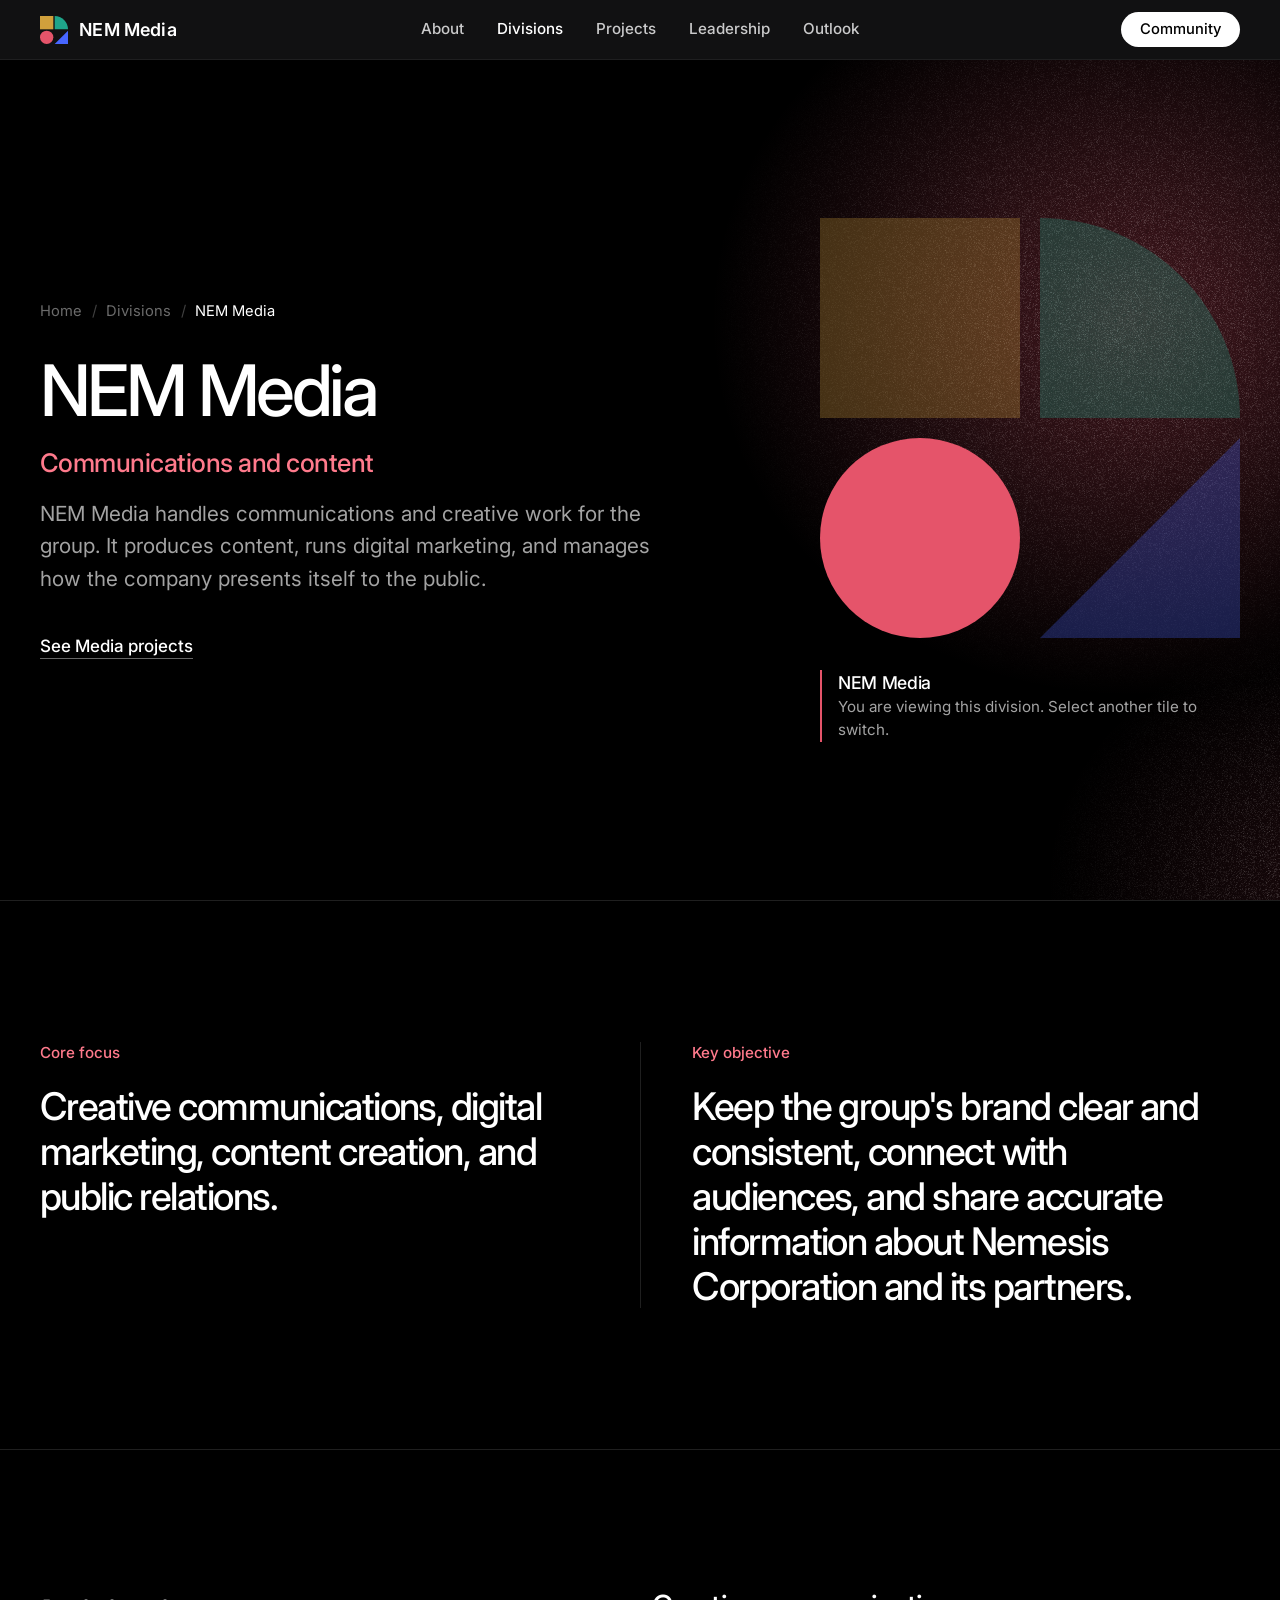
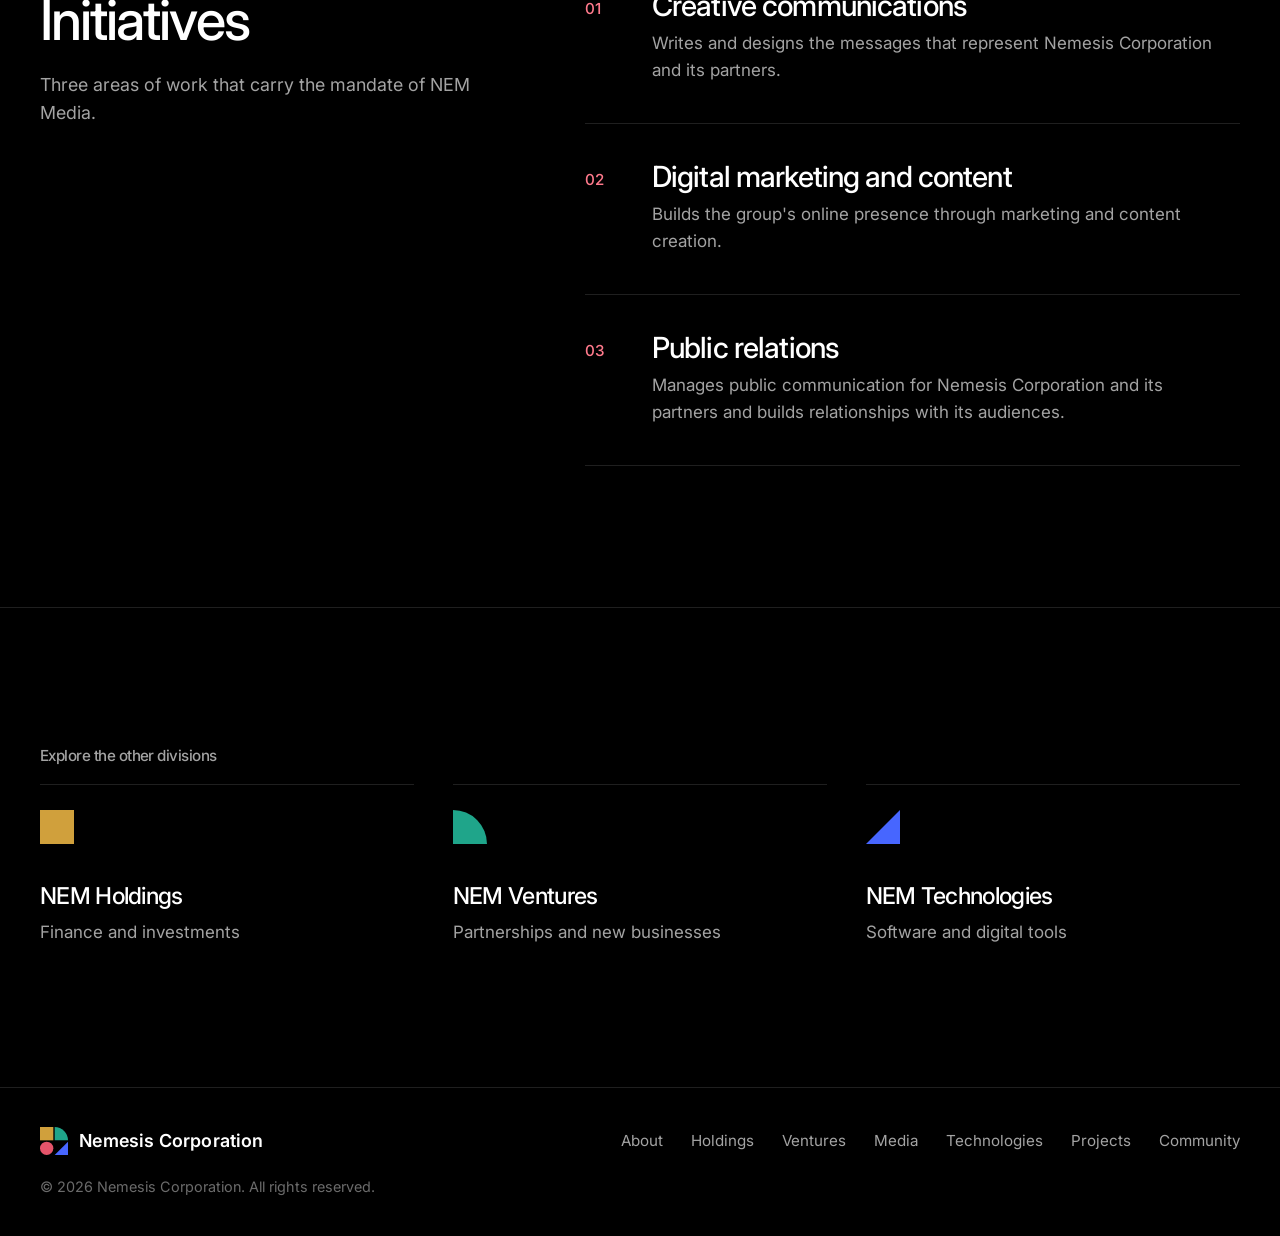
<file: media.html>
<!DOCTYPE html>
<html lang="en">
<head>
  <meta charset="utf-8">
  <meta name="viewport" content="width=device-width, initial-scale=1">
  <title>NEM Media | Nemesis Corporation</title>
  <meta name="description" content="NEM Media handles communications for Nemesis Corporation: digital marketing, content creation, and public relations.">
  <meta name="theme-color" content="#000000">
  <meta property="og:title" content="NEM Media | Nemesis Corporation">
  <meta property="og:description" content="NEM Media handles communications for Nemesis Corporation: digital marketing, content creation, and public relations.">
  <meta property="og:type" content="website">
  <link rel="canonical" href="https://nemesis-corporation.vercel.app/media">
  <meta property="og:url" content="https://nemesis-corporation.vercel.app/media">
  <meta property="og:site_name" content="Nemesis Corporation">
  <meta property="og:image" content="https://nemesis-corporation.vercel.app/assets/og-image.jpg">
  <meta property="og:image:width" content="1200">
  <meta property="og:image:height" content="630">
  <meta property="og:image:alt" content="Nemesis Corporation. Four divisions. One company.">
  <meta name="twitter:card" content="summary_large_image">
  <script>
    /* Division splash plays whenever this page is opened by navigating to it (not on reload or back). */
    (function () {
      var d = document.documentElement;
      d.classList.add('js');
      var go = true;
      try { var n = performance.getEntriesByType('navigation')[0]; if (n && n.type !== 'navigate') go = false; } catch (e) {}
      if (go) d.classList.add('div-splashing');
    })();
  </script>

  <link rel="icon" href="data:image/svg+xml,%3Csvg xmlns='http://www.w3.org/2000/svg' viewBox='0 0 420 420'%3E%3Crect width='200' height='200' fill='%23D0A03C'/%3E%3Cpath d='M220 0A200 200 0 0 1 420 200H220Z' fill='%231FA58A'/%3E%3Ccircle cx='100' cy='320' r='100' fill='%23E5546A'/%3E%3Cpath d='M220 420H420V220Z' fill='%234766FF'/%3E%3C/svg%3E">

  <link rel="preconnect" href="https://fonts.googleapis.com">
  <link rel="preconnect" href="https://fonts.gstatic.com" crossorigin>
  <link href="https://fonts.googleapis.com/css2?family=Inter:opsz,wght@14..32,300..700&display=swap" rel="stylesheet">
  <link rel="stylesheet" href="style.css">
  <noscript><style>.nav-toggle{display:none}.site-nav{display:block!important;position:static!important}.has-menu:hover .mega,.has-menu:focus-within .mega{opacity:1;visibility:visible;transform:translate(-50%,0)}</style></noscript>
</head>
<body class="page-media">
  <!-- Division splash: the logo, then NEM Media is picked out -->
  <div class="dsplash" id="dsplash" aria-hidden="true">
    <div class="dsplash-inner">
      <svg class="splash-mark" viewBox="0 0 420 420">
        <rect class="d-shape d-holdings is-away" width="200" height="200"/>
        <path class="d-shape d-ventures is-away" d="M220 0A200 200 0 0 1 420 200H220Z"/>
        <circle class="d-shape d-media is-pick" cx="100" cy="320" r="100"/>
        <path class="d-shape d-technologies is-away" d="M220 420H420V220Z"/>
      </svg>
      <p class="dsplash-text">NEM Media</p>
    </div>
  </div>

  <a class="skip-link" href="#main">Skip to content</a>

  <!-- Shared shapes: one glyph per division, plus the combined NEM mark -->
  <svg width="0" height="0" style="position:absolute" aria-hidden="true" focusable="false">
    <defs>
      <symbol id="g-holdings" viewBox="0 0 200 200"><rect width="200" height="200"/></symbol>
      <symbol id="g-ventures" viewBox="0 0 200 200"><path d="M0 0A200 200 0 0 1 200 200H0Z"/></symbol>
      <symbol id="g-media" viewBox="0 0 200 200"><circle cx="100" cy="100" r="100"/></symbol>
      <symbol id="g-technologies" viewBox="0 0 200 200"><path d="M0 200H200V0Z"/></symbol>
      <symbol id="nem-mark" viewBox="0 0 420 420">
        <rect width="200" height="200" style="fill:var(--holdings)"/>
        <path d="M220 0A200 200 0 0 1 420 200H220Z" style="fill:var(--ventures)"/>
        <circle cx="100" cy="320" r="100" style="fill:var(--media)"/>
        <path d="M220 420H420V220Z" style="fill:var(--technologies)"/>
      </symbol>
    </defs>
  </svg>

  <header class="site-header">
    <div class="wrap header-inner">
      <a class="brand" href="index.html" aria-label="NEM Media, Nemesis Corporation home">
        <svg class="brand-mark" viewBox="0 0 420 420" aria-hidden="true"><use href="#nem-mark"/></svg>
        <span class="brand-name brand-name--division">NEM Media</span>
      </a>

      <nav id="site-nav" class="site-nav" aria-label="Primary" data-open="false">
        <ul>
          <li class="has-menu">
            <button class="menu-btn" type="button" aria-expanded="false" aria-controls="menu-about" data-section="about">About</button>
            <div class="mega" id="menu-about">
              <div class="mega-inner">
                <div class="mega-lead">
                  <p class="mega-label">About</p>
                  <p class="mega-note">A startup company with four divisions.</p>
                </div>
                <div class="mega-links">
                  <p class="mega-label">Explore</p>
                  <ul>
                    <li><a href="about.html"><span>About us<small>Nemesis Corporation and its four divisions</small></span></a></li>
                    <li><a href="index.html#about"><span>Executive summary<small>Who we are</small></span></a></li>
                    <li><a href="index.html#vision"><span>Our vision<small>Sustainable growth and partnerships</small></span></a></li>
                  </ul>
                </div>
              </div>
            </div>
          </li>
          <li class="has-menu">
            <button class="menu-btn" type="button" aria-expanded="false" aria-controls="menu-divisions" data-section="divisions" aria-current="page">Divisions</button>
            <div class="mega" id="menu-divisions">
              <div class="mega-inner">
                <div class="mega-lead">
                  <p class="mega-label">Divisions</p>
                  <p class="mega-note">Four divisions, one company.</p>
                </div>
                <div class="mega-links">
                  <p class="mega-label">Explore</p>
                  <ul>
                    <li><a href="index.html#divisions"><svg class="glyph-sm" viewBox="0 0 420 420" aria-hidden="true"><use href="#nem-mark"/></svg><span>Overview<small>All four divisions</small></span></a></li>
                    <li><a href="holdings.html"><svg class="glyph-sm" viewBox="0 0 200 200" aria-hidden="true" style="fill:#D0A03C"><use href="#g-holdings"/></svg><span>NEM Holdings<small>Finance and investments</small></span></a></li>
                    <li><a href="ventures.html"><svg class="glyph-sm" viewBox="0 0 200 200" aria-hidden="true" style="fill:#1FA58A"><use href="#g-ventures"/></svg><span>NEM Ventures<small>Partnerships and new businesses</small></span></a></li>
                    <li><a href="media.html"><svg class="glyph-sm" viewBox="0 0 200 200" aria-hidden="true" style="fill:#E5546A"><use href="#g-media"/></svg><span>NEM Media<small>Communications and content</small></span></a></li>
                    <li><a href="technologies.html"><svg class="glyph-sm" viewBox="0 0 200 200" aria-hidden="true" style="fill:#4766FF"><use href="#g-technologies"/></svg><span>NEM Technologies<small>Software and digital tools</small></span></a></li>
                  </ul>
                </div>
              </div>
            </div>
          </li>
          <li class="has-menu">
            <button class="menu-btn" type="button" aria-expanded="false" aria-controls="menu-projects" data-section="projects">Projects</button>
            <div class="mega" id="menu-projects">
              <div class="mega-inner">
                <div class="mega-lead">
                  <p class="mega-label">Projects</p>
                  <p class="mega-note">The main areas of work in each division.</p>
                </div>
                <div class="mega-links">
                  <p class="mega-label">Explore</p>
                  <ul>
                    <li><a href="projects.html"><svg class="glyph-sm" viewBox="0 0 420 420" aria-hidden="true"><use href="#nem-mark"/></svg><span>All projects<small>Every initiative, by division</small></span></a></li>
                    <li><a href="projects.html#holdings"><svg class="glyph-sm" viewBox="0 0 200 200" aria-hidden="true" style="fill:#D0A03C"><use href="#g-holdings"/></svg><span>Holdings projects<small>Asset management · Investments · Resources</small></span></a></li>
                    <li><a href="projects.html#ventures"><svg class="glyph-sm" viewBox="0 0 200 200" aria-hidden="true" style="fill:#1FA58A"><use href="#g-ventures"/></svg><span>Ventures projects<small>Partnerships · Venture building · Co-creation</small></span></a></li>
                    <li><a href="projects.html#media"><svg class="glyph-sm" viewBox="0 0 200 200" aria-hidden="true" style="fill:#E5546A"><use href="#g-media"/></svg><span>Media projects<small>Communications · Marketing · Public relations</small></span></a></li>
                    <li><a href="projects.html#technologies"><svg class="glyph-sm" viewBox="0 0 200 200" aria-hidden="true" style="fill:#4766FF"><use href="#g-technologies"/></svg><span>Technologies projects<small>Innovation · Software and data · Transformation</small></span></a></li>
                  </ul>
                </div>
              </div>
            </div>
          </li>
          <li class="has-menu">
            <button class="menu-btn" type="button" aria-expanded="false" aria-controls="menu-leadership" data-section="leadership">Leadership</button>
            <div class="mega" id="menu-leadership">
              <div class="mega-inner">
                <div class="mega-lead">
                  <p class="mega-label">Leadership</p>
                  <p class="mega-note">Direction for Nemesis Corporation and its four divisions.</p>
                </div>
                <div class="mega-links">
                  <p class="mega-label">Explore</p>
                  <ul>
                    <li><a href="index.html#leadership"><span>Founder and CEO<small>John Lloyd P. Lacumba</small></span></a></li>
                  </ul>
                </div>
              </div>
            </div>
          </li>
          <li class="has-menu">
            <button class="menu-btn" type="button" aria-expanded="false" aria-controls="menu-outlook" data-section="outlook">Outlook</button>
            <div class="mega" id="menu-outlook">
              <div class="mega-inner">
                <div class="mega-lead">
                  <p class="mega-label">Outlook</p>
                  <p class="mega-note">Steady progress. Sustainable growth.</p>
                </div>
                <div class="mega-links">
                  <p class="mega-label">Explore</p>
                  <ul>
                    <li><a href="index.html#outlook"><span>Future outlook<small>Where we are headed</small></span></a></li>
                    <li><a href="index.html#synergy"><span>Working together<small>Adapting to changing markets</small></span></a></li>
                    <li><a href="index.html#value"><span>Lasting value<small>Our long-term focus</small></span></a></li>
                  </ul>
                </div>
              </div>
            </div>
          </li>
        </ul>
      </nav>

      <div class="header-actions">
        <a class="header-cta" href="community.html">Community</a>
        <button class="nav-toggle" type="button" aria-expanded="false" aria-controls="site-nav">
          <span class="sr-only">Menu</span>
          <span class="bars" aria-hidden="true"></span>
        </button>
      </div>
    </div>
  </header>

  <main id="main">

    <!-- DIVISION HERO -->
    <section class="hero dhero" aria-labelledby="division-title">
      <div class="wrap hero-inner">
        <div class="hero-copy">
          <nav class="crumbs" aria-label="Breadcrumb">
            <ol>
              <li><a href="index.html">Home</a></li>
              <li><a href="index.html#divisions">Divisions</a></li>
              <li aria-current="page">NEM Media</li>
            </ol>
          </nav>
          <h1 id="division-title">NEM Media</h1>
          <p class="dhero-role">Communications and content</p>
          <p class="lead">NEM Media handles communications and creative work for the group. It produces content, runs digital marketing, and manages how the company presents itself to the public.</p>
          <div class="actions">
            <a class="text-link" href="projects.html#media">See Media projects</a>
          </div>
        </div>

        <div class="emblem-wrap" id="emblem-wrap" data-current="media" data-active="media">
          <svg class="emblem" viewBox="0 0 420 420" role="group" aria-label="The four NEM divisions">
            <a class="tile tile-holdings" href="holdings.html" data-division="holdings" aria-label="NEM Holdings">
              <rect class="shape" width="200" height="200"/>
            </a>
            <a class="tile tile-ventures" href="ventures.html" data-division="ventures" aria-label="NEM Ventures">
              <path class="shape" d="M220 0A200 200 0 0 1 420 200H220Z"/>
            </a>
            <a class="tile tile-media" href="media.html" data-division="media" aria-label="NEM Media" aria-current="page">
              <circle class="shape" cx="100" cy="320" r="100"/>
            </a>
            <a class="tile tile-technologies" href="technologies.html" data-division="technologies" aria-label="NEM Technologies">
              <path class="shape" d="M220 420H420V220Z"/>
            </a>
          </svg>
          <p class="emblem-caption" id="emblem-caption" aria-live="polite">
            <span class="swatch" aria-hidden="true"></span>
            <span class="cap-text">
              <strong class="cap-name">NEM Media</strong>
              <span class="cap-line">You are viewing this division. Select another tile to switch.</span>
            </span>
          </p>
        </div>
      </div>
    </section>

    <!-- MANDATE -->
    <section class="section mandate" aria-label="Mandate">
      <div class="wrap mandate-grid">
        <div class="mandate-item">
          <h2>Core focus</h2>
          <p class="mandate-text">Creative communications, digital marketing, content creation, and public relations.</p>
        </div>
        <div class="mandate-item">
          <h2>Key objective</h2>
          <p class="mandate-text">Keep the group's brand clear and consistent, connect with audiences, and share accurate information about Nemesis Corporation and its partners.</p>
        </div>
      </div>
    </section>

    <!-- INITIATIVES -->
    <section class="section initiatives" aria-labelledby="initiatives-title">
      <div class="wrap split">
        <div class="split-head">
          <h2 id="initiatives-title">Initiatives</h2>
          <p>Three areas of work that carry the mandate of NEM Media.</p>
        </div>
        <ol class="initiative-list">
          <li class="initiative">
            <h3>Creative communications</h3>
            <p>Writes and designs the messages that represent Nemesis Corporation and its partners.</p>
          </li>
          <li class="initiative">
            <h3>Digital marketing and content</h3>
            <p>Builds the group's online presence through marketing and content creation.</p>
          </li>
          <li class="initiative">
            <h3>Public relations</h3>
            <p>Manages public communication for Nemesis Corporation and its partners and builds relationships with its audiences.</p>
          </li>
        </ol>
      </div>
    </section>

    <!-- OTHER DIVISIONS -->
    <section class="section others" aria-labelledby="others-title">
      <div class="wrap">
        <h2 class="label" id="others-title">Explore the other divisions</h2>
        <ul class="others-list">
          <li>
            <a class="other other--holdings" href="holdings.html">
              <svg class="glyph" viewBox="0 0 200 200" aria-hidden="true"><use href="#g-holdings"/></svg>
              <span class="other-name">NEM Holdings</span>
              <span class="other-role">Finance and investments</span>
            </a>
          </li>
          <li>
            <a class="other other--ventures" href="ventures.html">
              <svg class="glyph" viewBox="0 0 200 200" aria-hidden="true"><use href="#g-ventures"/></svg>
              <span class="other-name">NEM Ventures</span>
              <span class="other-role">Partnerships and new businesses</span>
            </a>
          </li>
          <li>
            <a class="other other--technologies" href="technologies.html">
              <svg class="glyph" viewBox="0 0 200 200" aria-hidden="true"><use href="#g-technologies"/></svg>
              <span class="other-name">NEM Technologies</span>
              <span class="other-role">Software and digital tools</span>
            </a>
          </li>
        </ul>
      </div>
    </section>
  </main>

  <footer class="site-footer">
    <div class="wrap footer-inner">
      <a class="brand" href="index.html" aria-label="Nemesis Corporation, home">
        <svg class="brand-mark" viewBox="0 0 420 420" aria-hidden="true"><use href="#nem-mark"/></svg>
        <span class="brand-name"><span class="bn-full">Nemesis Corporation</span><span class="bn-short" aria-hidden="true">NEM</span></span>
      </a>
      <nav aria-label="Footer">
        <ul class="footer-links">
          <li><a href="about.html">About</a></li>
          <li><a href="holdings.html">Holdings</a></li>
          <li><a href="ventures.html">Ventures</a></li>
          <li><a href="media.html">Media</a></li>
          <li><a href="technologies.html">Technologies</a></li>
          <li><a href="projects.html">Projects</a></li>
          <li><a href="community.html">Community</a></li>
        </ul>
      </nav>
      <p class="legal">&copy; <span id="year">2026</span> Nemesis Corporation. All rights reserved.</p>
    </div>
  </footer>

  <script src="script.js" defer></script>
</body>
</html>
</file>
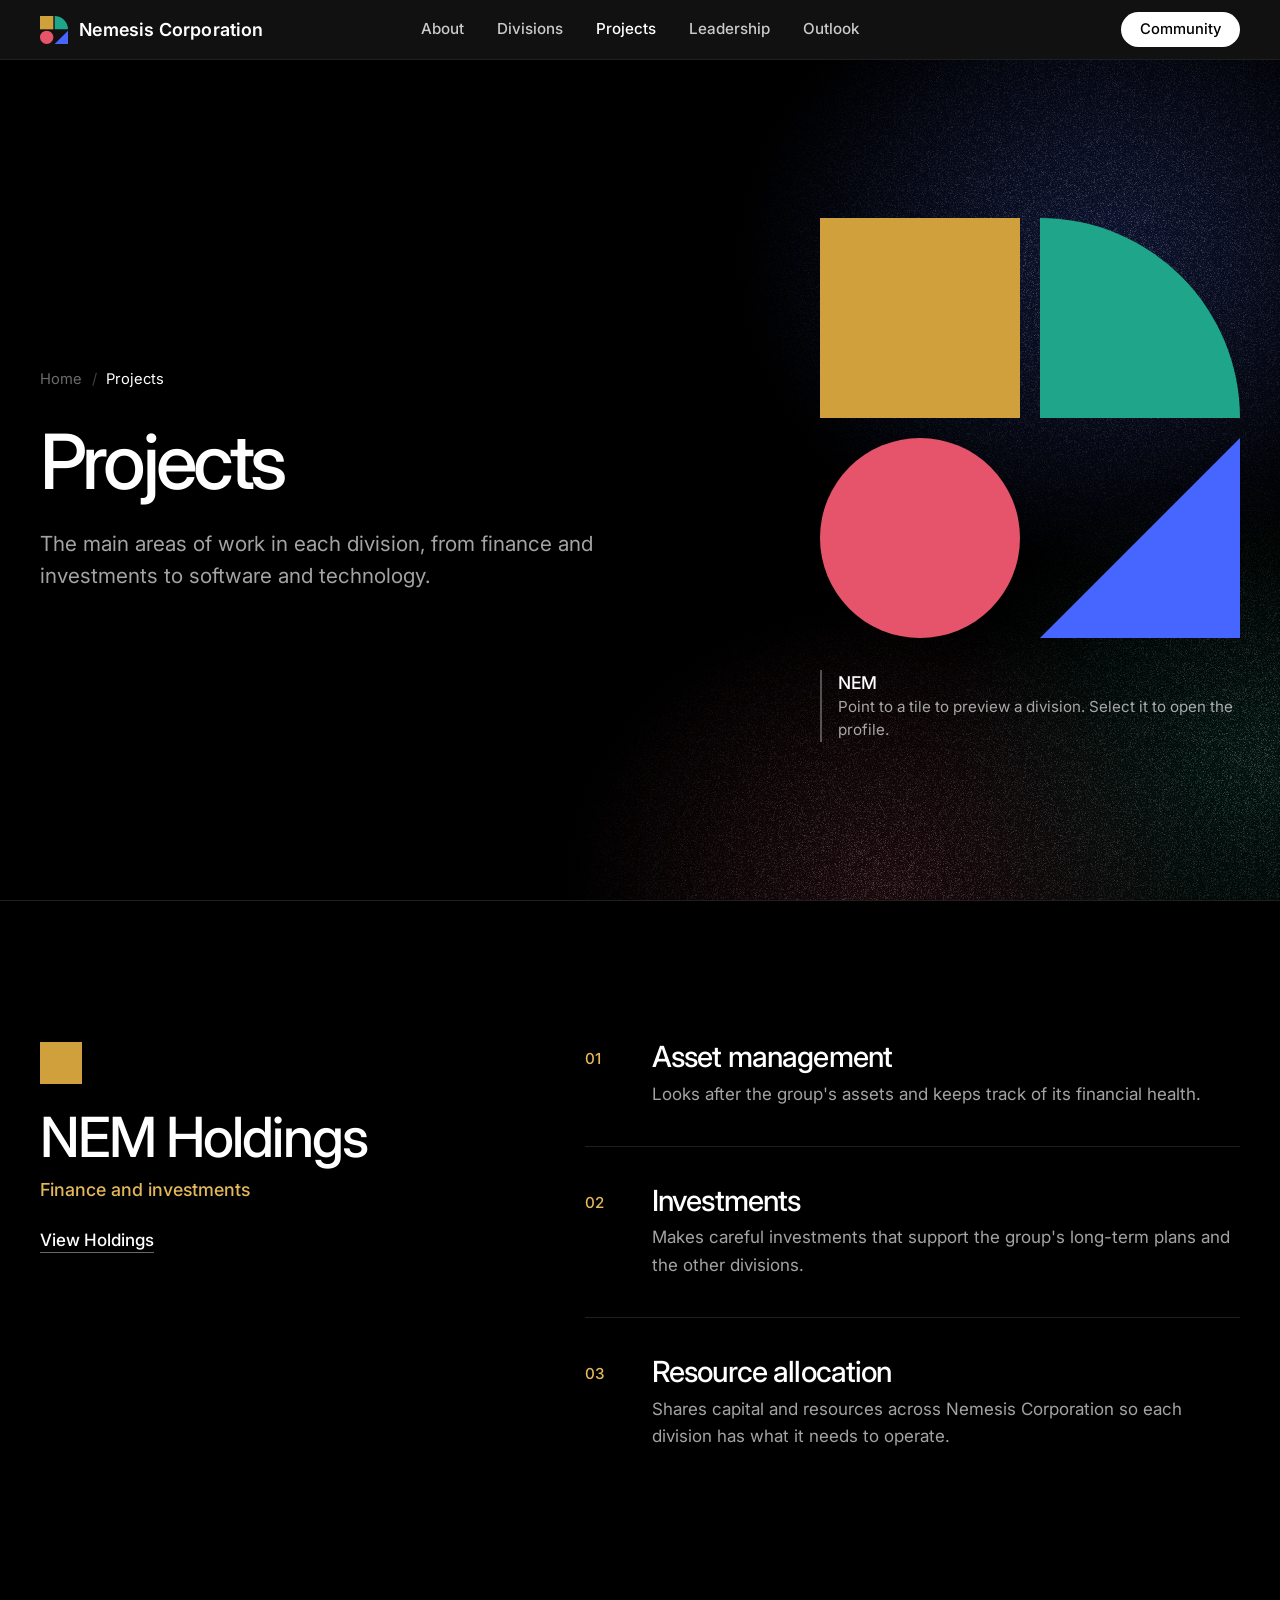
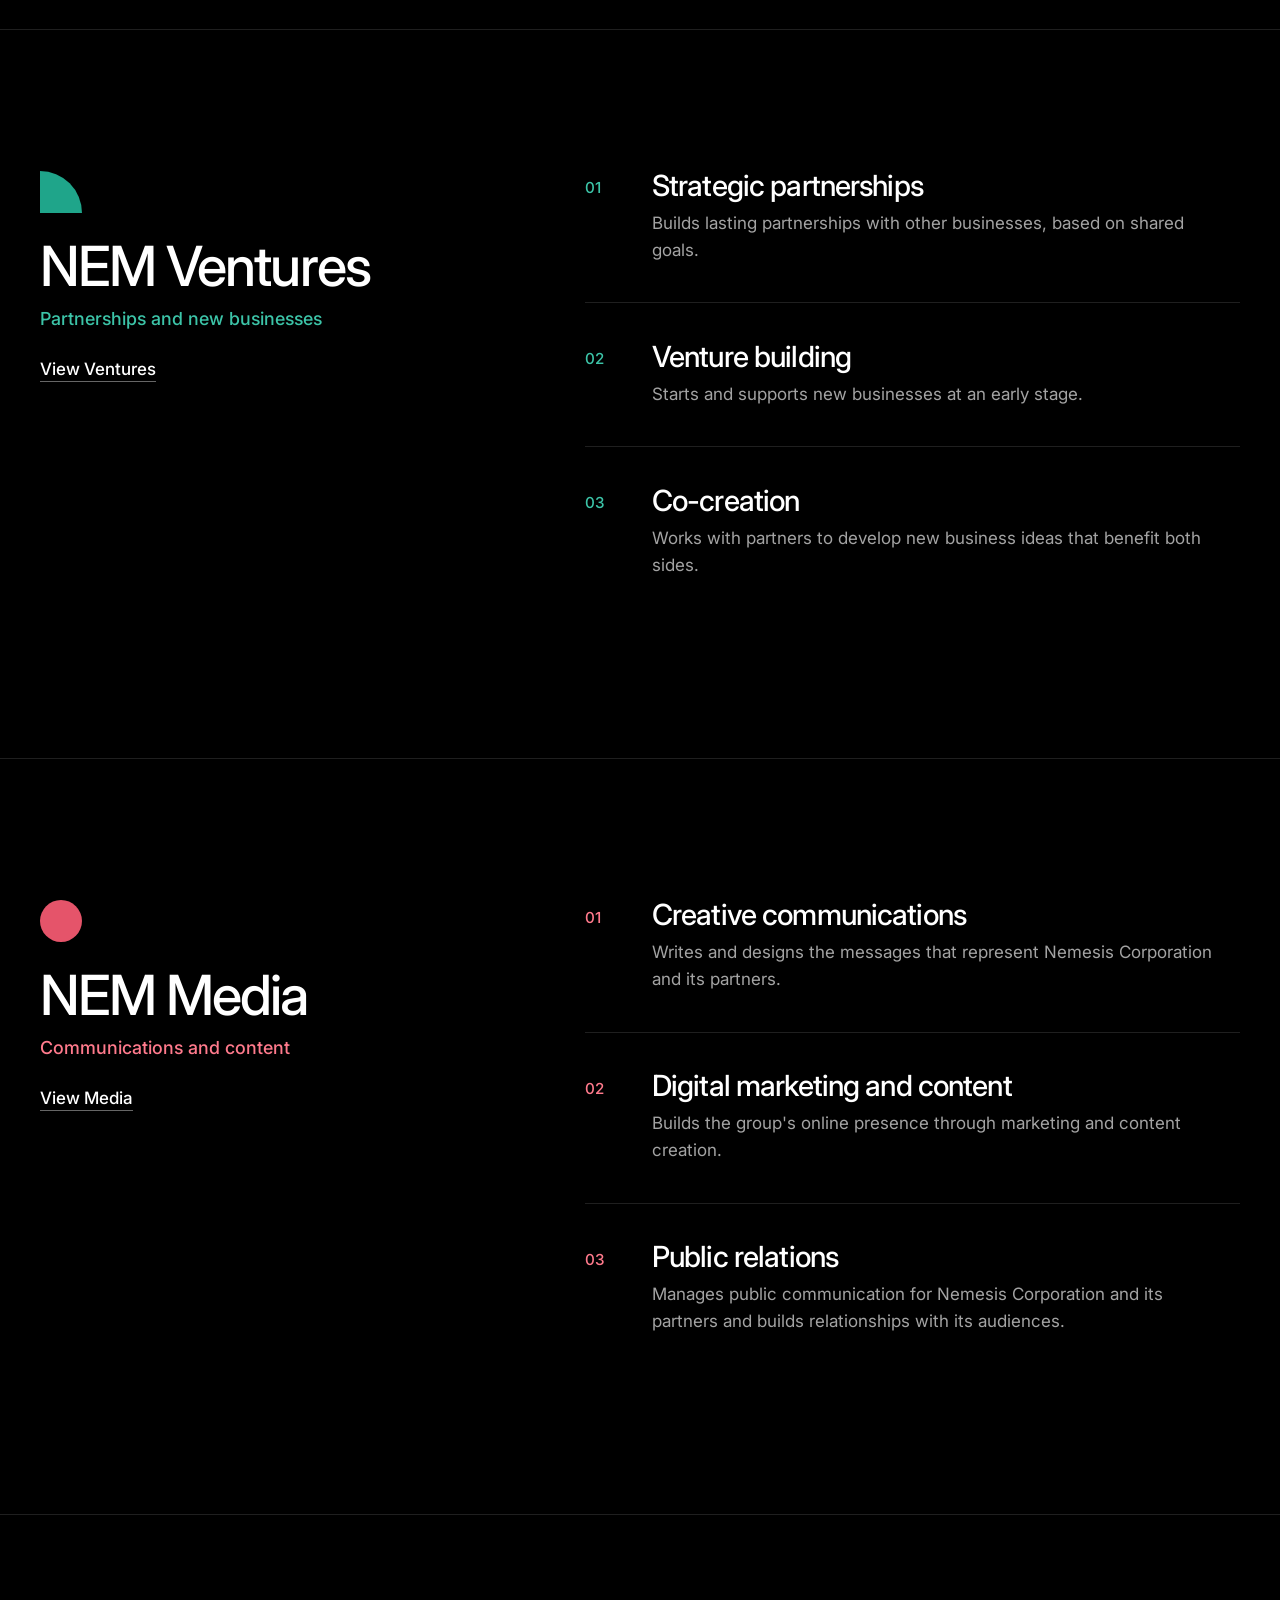
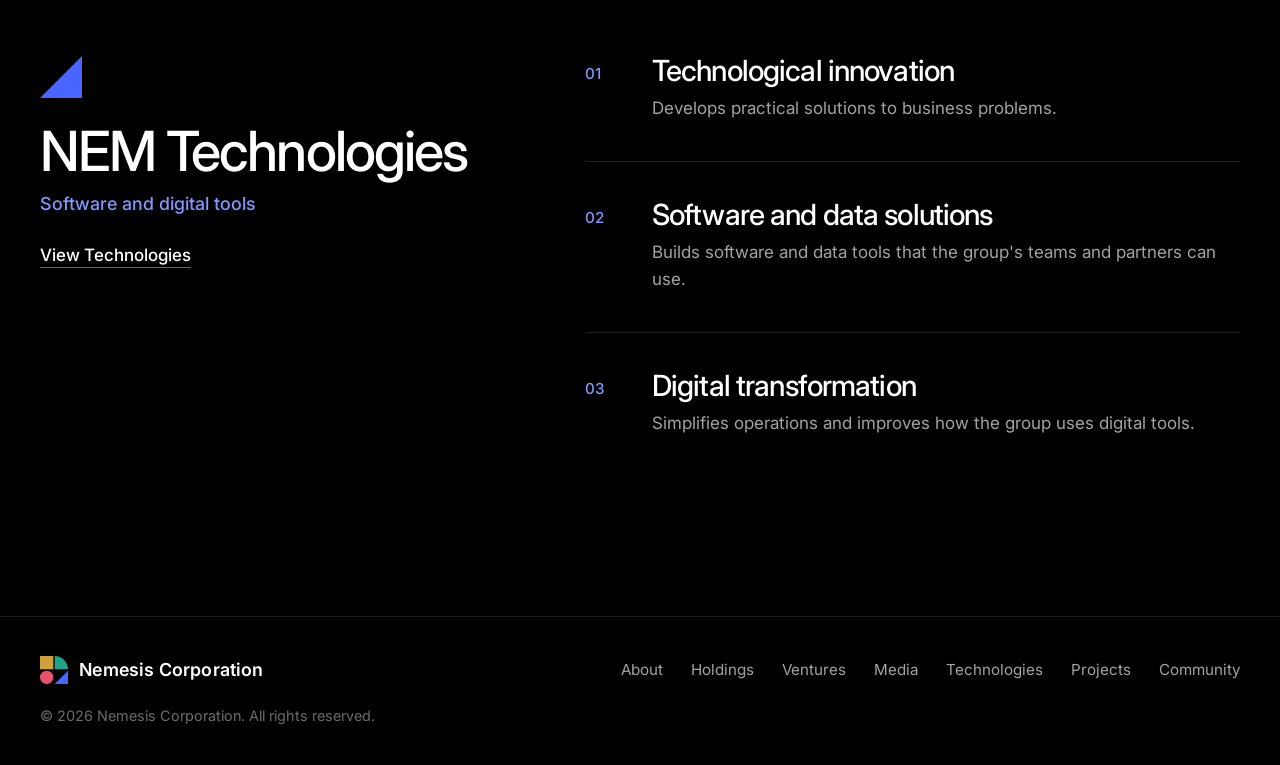
<file: projects.html>
<!DOCTYPE html>
<html lang="en">
<head>
  <meta charset="utf-8">
  <meta name="viewport" content="width=device-width, initial-scale=1">
  <title>Projects | Nemesis Corporation</title>
  <meta name="description" content="The main areas of work in each Nemesis Corporation division: Holdings, Ventures, Media, and Technologies.">
  <meta name="theme-color" content="#000000">
  <meta property="og:title" content="Projects | Nemesis Corporation">
  <meta property="og:description" content="The main areas of work in each Nemesis Corporation division: Holdings, Ventures, Media, and Technologies.">
  <meta property="og:type" content="website">
  <link rel="canonical" href="https://nemesis-corporation.vercel.app/projects">
  <meta property="og:url" content="https://nemesis-corporation.vercel.app/projects">
  <meta property="og:site_name" content="Nemesis Corporation">
  <meta property="og:image" content="https://nemesis-corporation.vercel.app/assets/og-image.jpg">
  <meta property="og:image:width" content="1200">
  <meta property="og:image:height" content="630">
  <meta property="og:image:alt" content="Nemesis Corporation. Four divisions. One company.">
  <meta name="twitter:card" content="summary_large_image">

  <link rel="icon" href="data:image/svg+xml,%3Csvg xmlns='http://www.w3.org/2000/svg' viewBox='0 0 420 420'%3E%3Crect width='200' height='200' fill='%23D0A03C'/%3E%3Cpath d='M220 0A200 200 0 0 1 420 200H220Z' fill='%231FA58A'/%3E%3Ccircle cx='100' cy='320' r='100' fill='%23E5546A'/%3E%3Cpath d='M220 420H420V220Z' fill='%234766FF'/%3E%3C/svg%3E">

  <link rel="preconnect" href="https://fonts.googleapis.com">
  <link rel="preconnect" href="https://fonts.gstatic.com" crossorigin>
  <link href="https://fonts.googleapis.com/css2?family=Inter:opsz,wght@14..32,300..700&display=swap" rel="stylesheet">
  <link rel="stylesheet" href="style.css">
  <noscript><style>.nav-toggle{display:none}.site-nav{display:block!important;position:static!important}.has-menu:hover .mega,.has-menu:focus-within .mega{opacity:1;visibility:visible;transform:translate(-50%,0)}</style></noscript>
</head>
<body class="page-projects">
  <a class="skip-link" href="#main">Skip to content</a>

  <!-- Shared shapes: one glyph per division, plus the combined NEM mark -->
  <svg width="0" height="0" style="position:absolute" aria-hidden="true" focusable="false">
    <defs>
      <symbol id="g-holdings" viewBox="0 0 200 200"><rect width="200" height="200"/></symbol>
      <symbol id="g-ventures" viewBox="0 0 200 200"><path d="M0 0A200 200 0 0 1 200 200H0Z"/></symbol>
      <symbol id="g-media" viewBox="0 0 200 200"><circle cx="100" cy="100" r="100"/></symbol>
      <symbol id="g-technologies" viewBox="0 0 200 200"><path d="M0 200H200V0Z"/></symbol>
      <symbol id="nem-mark" viewBox="0 0 420 420">
        <rect width="200" height="200" style="fill:var(--holdings)"/>
        <path d="M220 0A200 200 0 0 1 420 200H220Z" style="fill:var(--ventures)"/>
        <circle cx="100" cy="320" r="100" style="fill:var(--media)"/>
        <path d="M220 420H420V220Z" style="fill:var(--technologies)"/>
      </symbol>
    </defs>
  </svg>

  <header class="site-header">
    <div class="wrap header-inner">
      <a class="brand" href="index.html" aria-label="Nemesis Corporation, home">
        <svg class="brand-mark" viewBox="0 0 420 420" aria-hidden="true"><use href="#nem-mark"/></svg>
        <span class="brand-name"><span class="bn-full">Nemesis Corporation</span><span class="bn-short" aria-hidden="true">NEM</span></span>
      </a>

      <nav id="site-nav" class="site-nav" aria-label="Primary" data-open="false">
        <ul>
          <li class="has-menu">
            <button class="menu-btn" type="button" aria-expanded="false" aria-controls="menu-about" data-section="about">About</button>
            <div class="mega" id="menu-about">
              <div class="mega-inner">
                <div class="mega-lead">
                  <p class="mega-label">About</p>
                  <p class="mega-note">A startup company with four divisions.</p>
                </div>
                <div class="mega-links">
                  <p class="mega-label">Explore</p>
                  <ul>
                    <li><a href="about.html"><span>About us<small>Nemesis Corporation and its four divisions</small></span></a></li>
                    <li><a href="index.html#about"><span>Executive summary<small>Who we are</small></span></a></li>
                    <li><a href="index.html#vision"><span>Our vision<small>Sustainable growth and partnerships</small></span></a></li>
                  </ul>
                </div>
              </div>
            </div>
          </li>
          <li class="has-menu">
            <button class="menu-btn" type="button" aria-expanded="false" aria-controls="menu-divisions" data-section="divisions">Divisions</button>
            <div class="mega" id="menu-divisions">
              <div class="mega-inner">
                <div class="mega-lead">
                  <p class="mega-label">Divisions</p>
                  <p class="mega-note">Four divisions, one company.</p>
                </div>
                <div class="mega-links">
                  <p class="mega-label">Explore</p>
                  <ul>
                    <li><a href="index.html#divisions"><svg class="glyph-sm" viewBox="0 0 420 420" aria-hidden="true"><use href="#nem-mark"/></svg><span>Overview<small>All four divisions</small></span></a></li>
                    <li><a href="holdings.html"><svg class="glyph-sm" viewBox="0 0 200 200" aria-hidden="true" style="fill:#D0A03C"><use href="#g-holdings"/></svg><span>NEM Holdings<small>Finance and investments</small></span></a></li>
                    <li><a href="ventures.html"><svg class="glyph-sm" viewBox="0 0 200 200" aria-hidden="true" style="fill:#1FA58A"><use href="#g-ventures"/></svg><span>NEM Ventures<small>Partnerships and new businesses</small></span></a></li>
                    <li><a href="media.html"><svg class="glyph-sm" viewBox="0 0 200 200" aria-hidden="true" style="fill:#E5546A"><use href="#g-media"/></svg><span>NEM Media<small>Communications and content</small></span></a></li>
                    <li><a href="technologies.html"><svg class="glyph-sm" viewBox="0 0 200 200" aria-hidden="true" style="fill:#4766FF"><use href="#g-technologies"/></svg><span>NEM Technologies<small>Software and digital tools</small></span></a></li>
                  </ul>
                </div>
              </div>
            </div>
          </li>
          <li class="has-menu">
            <button class="menu-btn" type="button" aria-expanded="false" aria-controls="menu-projects" data-section="projects" aria-current="page">Projects</button>
            <div class="mega" id="menu-projects">
              <div class="mega-inner">
                <div class="mega-lead">
                  <p class="mega-label">Projects</p>
                  <p class="mega-note">The main areas of work in each division.</p>
                </div>
                <div class="mega-links">
                  <p class="mega-label">Explore</p>
                  <ul>
                    <li><a href="projects.html"><svg class="glyph-sm" viewBox="0 0 420 420" aria-hidden="true"><use href="#nem-mark"/></svg><span>All projects<small>Every initiative, by division</small></span></a></li>
                    <li><a href="projects.html#holdings"><svg class="glyph-sm" viewBox="0 0 200 200" aria-hidden="true" style="fill:#D0A03C"><use href="#g-holdings"/></svg><span>Holdings projects<small>Asset management · Investments · Resources</small></span></a></li>
                    <li><a href="projects.html#ventures"><svg class="glyph-sm" viewBox="0 0 200 200" aria-hidden="true" style="fill:#1FA58A"><use href="#g-ventures"/></svg><span>Ventures projects<small>Partnerships · Venture building · Co-creation</small></span></a></li>
                    <li><a href="projects.html#media"><svg class="glyph-sm" viewBox="0 0 200 200" aria-hidden="true" style="fill:#E5546A"><use href="#g-media"/></svg><span>Media projects<small>Communications · Marketing · Public relations</small></span></a></li>
                    <li><a href="projects.html#technologies"><svg class="glyph-sm" viewBox="0 0 200 200" aria-hidden="true" style="fill:#4766FF"><use href="#g-technologies"/></svg><span>Technologies projects<small>Innovation · Software and data · Transformation</small></span></a></li>
                  </ul>
                </div>
              </div>
            </div>
          </li>
          <li class="has-menu">
            <button class="menu-btn" type="button" aria-expanded="false" aria-controls="menu-leadership" data-section="leadership">Leadership</button>
            <div class="mega" id="menu-leadership">
              <div class="mega-inner">
                <div class="mega-lead">
                  <p class="mega-label">Leadership</p>
                  <p class="mega-note">Direction for Nemesis Corporation and its four divisions.</p>
                </div>
                <div class="mega-links">
                  <p class="mega-label">Explore</p>
                  <ul>
                    <li><a href="index.html#leadership"><span>Founder and CEO<small>John Lloyd P. Lacumba</small></span></a></li>
                  </ul>
                </div>
              </div>
            </div>
          </li>
          <li class="has-menu">
            <button class="menu-btn" type="button" aria-expanded="false" aria-controls="menu-outlook" data-section="outlook">Outlook</button>
            <div class="mega" id="menu-outlook">
              <div class="mega-inner">
                <div class="mega-lead">
                  <p class="mega-label">Outlook</p>
                  <p class="mega-note">Steady progress. Sustainable growth.</p>
                </div>
                <div class="mega-links">
                  <p class="mega-label">Explore</p>
                  <ul>
                    <li><a href="index.html#outlook"><span>Future outlook<small>Where we are headed</small></span></a></li>
                    <li><a href="index.html#synergy"><span>Working together<small>Adapting to changing markets</small></span></a></li>
                    <li><a href="index.html#value"><span>Lasting value<small>Our long-term focus</small></span></a></li>
                  </ul>
                </div>
              </div>
            </div>
          </li>
        </ul>
      </nav>

      <div class="header-actions">
        <a class="header-cta" href="community.html">Community</a>
        <button class="nav-toggle" type="button" aria-expanded="false" aria-controls="site-nav">
          <span class="sr-only">Menu</span>
          <span class="bars" aria-hidden="true"></span>
        </button>
      </div>
    </div>
  </header>

  <main id="main">

    <!-- HERO -->
    <section class="hero" aria-labelledby="projects-title">
      <div class="wrap hero-inner">
        <div class="hero-copy">
          <nav class="crumbs" aria-label="Breadcrumb">
            <ol>
              <li><a href="index.html">Home</a></li>
              <li aria-current="page">Projects</li>
            </ol>
          </nav>
          <h1 id="projects-title">Projects</h1>
          <p class="lead">The main areas of work in each division, from finance and investments to software and technology.</p>
        </div>

        <div class="emblem-wrap" id="emblem-wrap">
          <svg class="emblem" viewBox="0 0 420 420" role="group" aria-label="The four NEM divisions">
            <a class="tile tile-holdings" href="holdings.html" data-division="holdings" aria-label="NEM Holdings">
              <rect class="shape" width="200" height="200"/>
            </a>
            <a class="tile tile-ventures" href="ventures.html" data-division="ventures" aria-label="NEM Ventures">
              <path class="shape" d="M220 0A200 200 0 0 1 420 200H220Z"/>
            </a>
            <a class="tile tile-media" href="media.html" data-division="media" aria-label="NEM Media">
              <circle class="shape" cx="100" cy="320" r="100"/>
            </a>
            <a class="tile tile-technologies" href="technologies.html" data-division="technologies" aria-label="NEM Technologies">
              <path class="shape" d="M220 420H420V220Z"/>
            </a>
          </svg>
          <p class="emblem-caption" id="emblem-caption" aria-live="polite">
            <span class="swatch" aria-hidden="true"></span>
            <span class="cap-text">
              <strong class="cap-name">NEM</strong>
              <span class="cap-line">Point to a tile to preview a division. Select it to open the profile.</span>
            </span>
          </p>
        </div>
      </div>
    </section>

    <section class="section project project--holdings" id="holdings" aria-labelledby="holdings-title">
      <div class="wrap split">
        <div class="split-head">
          <svg class="glyph" viewBox="0 0 200 200" aria-hidden="true"><use href="#g-holdings"/></svg>
          <h2 id="holdings-title">NEM Holdings</h2>
          <p class="role">Finance and investments</p>
          <a class="text-link" href="holdings.html">View Holdings</a>
        </div>
        <ol class="initiative-list">
            <li class="initiative">
              <h3>Asset management</h3>
              <p>Looks after the group's assets and keeps track of its financial health.</p>
            </li>
            <li class="initiative">
              <h3>Investments</h3>
              <p>Makes careful investments that support the group's long-term plans and the other divisions.</p>
            </li>
            <li class="initiative">
              <h3>Resource allocation</h3>
              <p>Shares capital and resources across Nemesis Corporation so each division has what it needs to operate.</p>
            </li>
        </ol>
      </div>
    </section>

    <section class="section project project--ventures" id="ventures" aria-labelledby="ventures-title">
      <div class="wrap split">
        <div class="split-head">
          <svg class="glyph" viewBox="0 0 200 200" aria-hidden="true"><use href="#g-ventures"/></svg>
          <h2 id="ventures-title">NEM Ventures</h2>
          <p class="role">Partnerships and new businesses</p>
          <a class="text-link" href="ventures.html">View Ventures</a>
        </div>
        <ol class="initiative-list">
            <li class="initiative">
              <h3>Strategic partnerships</h3>
              <p>Builds lasting partnerships with other businesses, based on shared goals.</p>
            </li>
            <li class="initiative">
              <h3>Venture building</h3>
              <p>Starts and supports new businesses at an early stage.</p>
            </li>
            <li class="initiative">
              <h3>Co-creation</h3>
              <p>Works with partners to develop new business ideas that benefit both sides.</p>
            </li>
        </ol>
      </div>
    </section>

    <section class="section project project--media" id="media" aria-labelledby="media-title">
      <div class="wrap split">
        <div class="split-head">
          <svg class="glyph" viewBox="0 0 200 200" aria-hidden="true"><use href="#g-media"/></svg>
          <h2 id="media-title">NEM Media</h2>
          <p class="role">Communications and content</p>
          <a class="text-link" href="media.html">View Media</a>
        </div>
        <ol class="initiative-list">
            <li class="initiative">
              <h3>Creative communications</h3>
              <p>Writes and designs the messages that represent Nemesis Corporation and its partners.</p>
            </li>
            <li class="initiative">
              <h3>Digital marketing and content</h3>
              <p>Builds the group's online presence through marketing and content creation.</p>
            </li>
            <li class="initiative">
              <h3>Public relations</h3>
              <p>Manages public communication for Nemesis Corporation and its partners and builds relationships with its audiences.</p>
            </li>
        </ol>
      </div>
    </section>

    <section class="section project project--technologies" id="technologies" aria-labelledby="technologies-title">
      <div class="wrap split">
        <div class="split-head">
          <svg class="glyph" viewBox="0 0 200 200" aria-hidden="true"><use href="#g-technologies"/></svg>
          <h2 id="technologies-title">NEM Technologies</h2>
          <p class="role">Software and digital tools</p>
          <a class="text-link" href="technologies.html">View Technologies</a>
        </div>
        <ol class="initiative-list">
            <li class="initiative">
              <h3>Technological innovation</h3>
              <p>Develops practical solutions to business problems.</p>
            </li>
            <li class="initiative">
              <h3>Software and data solutions</h3>
              <p>Builds software and data tools that the group's teams and partners can use.</p>
            </li>
            <li class="initiative">
              <h3>Digital transformation</h3>
              <p>Simplifies operations and improves how the group uses digital tools.</p>
            </li>
        </ol>
      </div>
    </section>
  </main>

  <footer class="site-footer">
    <div class="wrap footer-inner">
      <a class="brand" href="index.html" aria-label="Nemesis Corporation, home">
        <svg class="brand-mark" viewBox="0 0 420 420" aria-hidden="true"><use href="#nem-mark"/></svg>
        <span class="brand-name"><span class="bn-full">Nemesis Corporation</span><span class="bn-short" aria-hidden="true">NEM</span></span>
      </a>
      <nav aria-label="Footer">
        <ul class="footer-links">
          <li><a href="about.html">About</a></li>
          <li><a href="holdings.html">Holdings</a></li>
          <li><a href="ventures.html">Ventures</a></li>
          <li><a href="media.html">Media</a></li>
          <li><a href="technologies.html">Technologies</a></li>
          <li><a href="projects.html">Projects</a></li>
          <li><a href="community.html">Community</a></li>
        </ul>
      </nav>
      <p class="legal">&copy; <span id="year">2026</span> Nemesis Corporation. All rights reserved.</p>
    </div>
  </footer>

  <script src="script.js" defer></script>
</body>
</html>
</file>
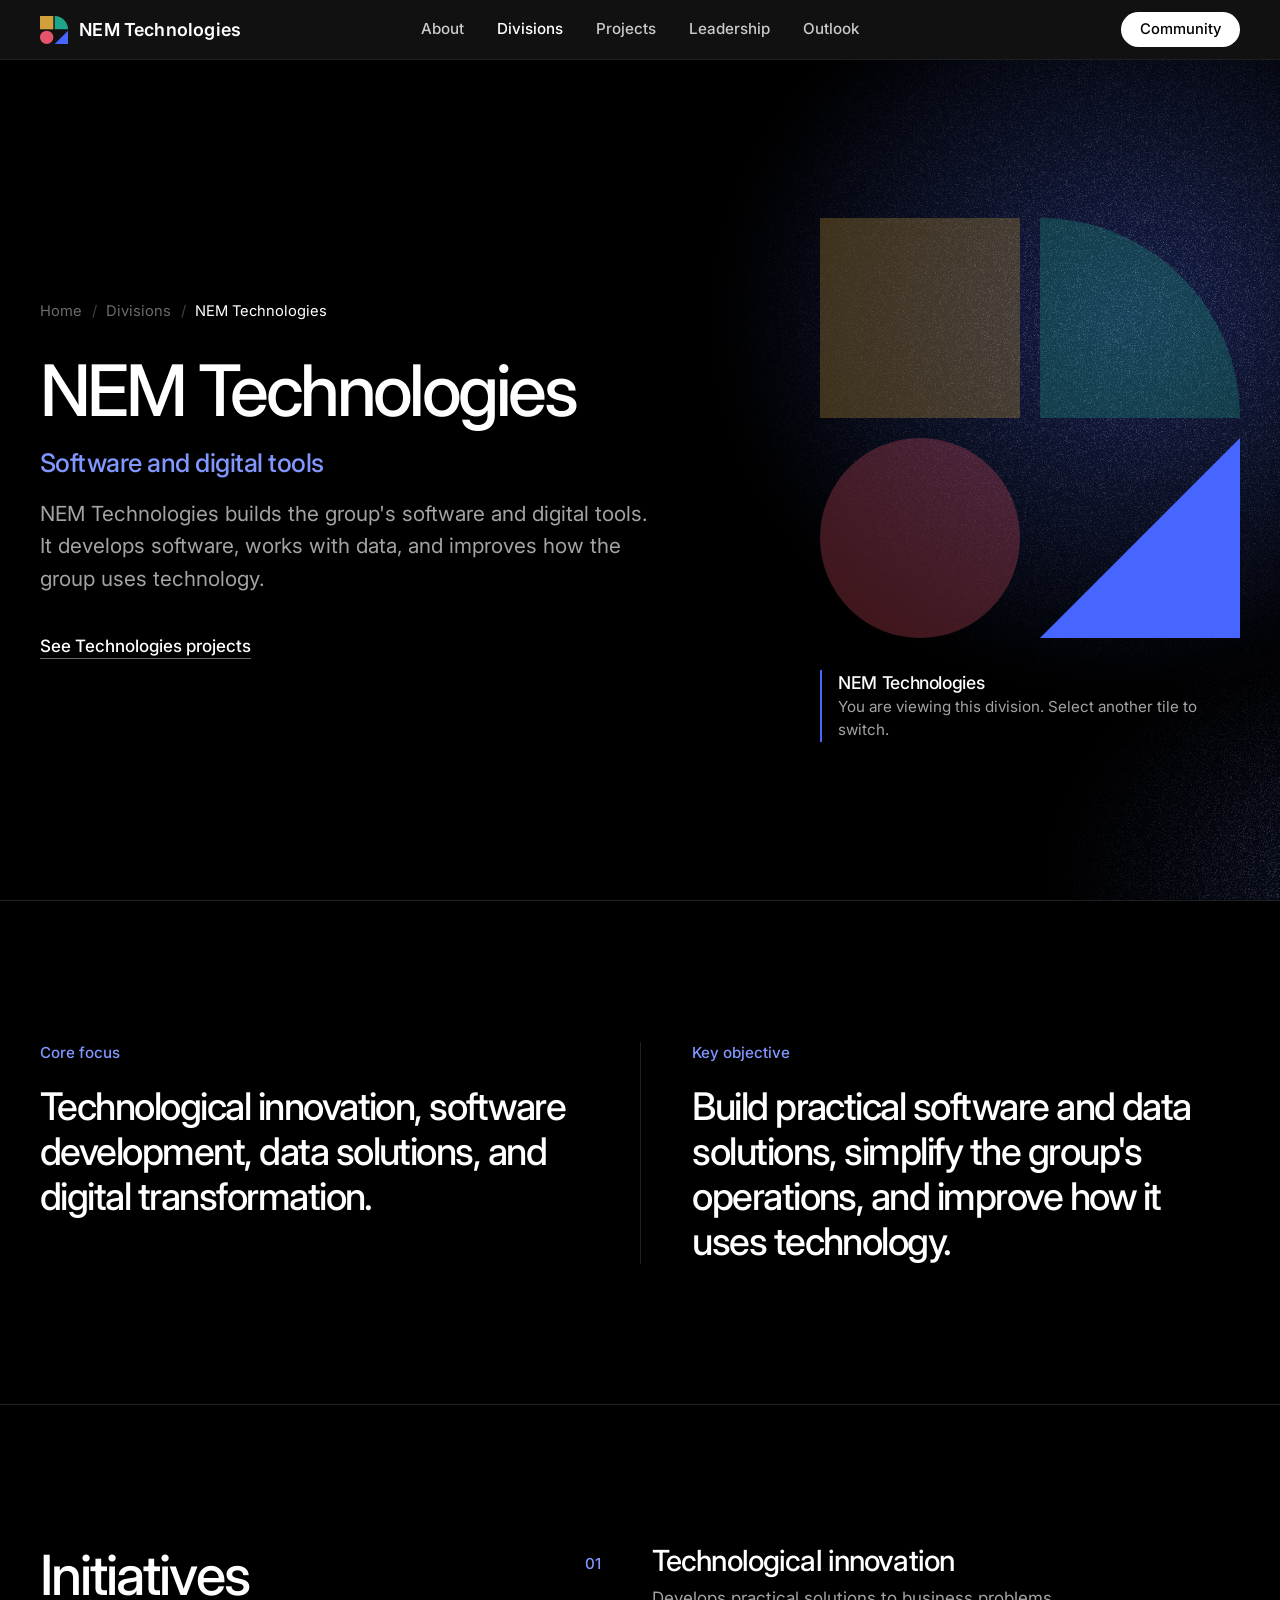
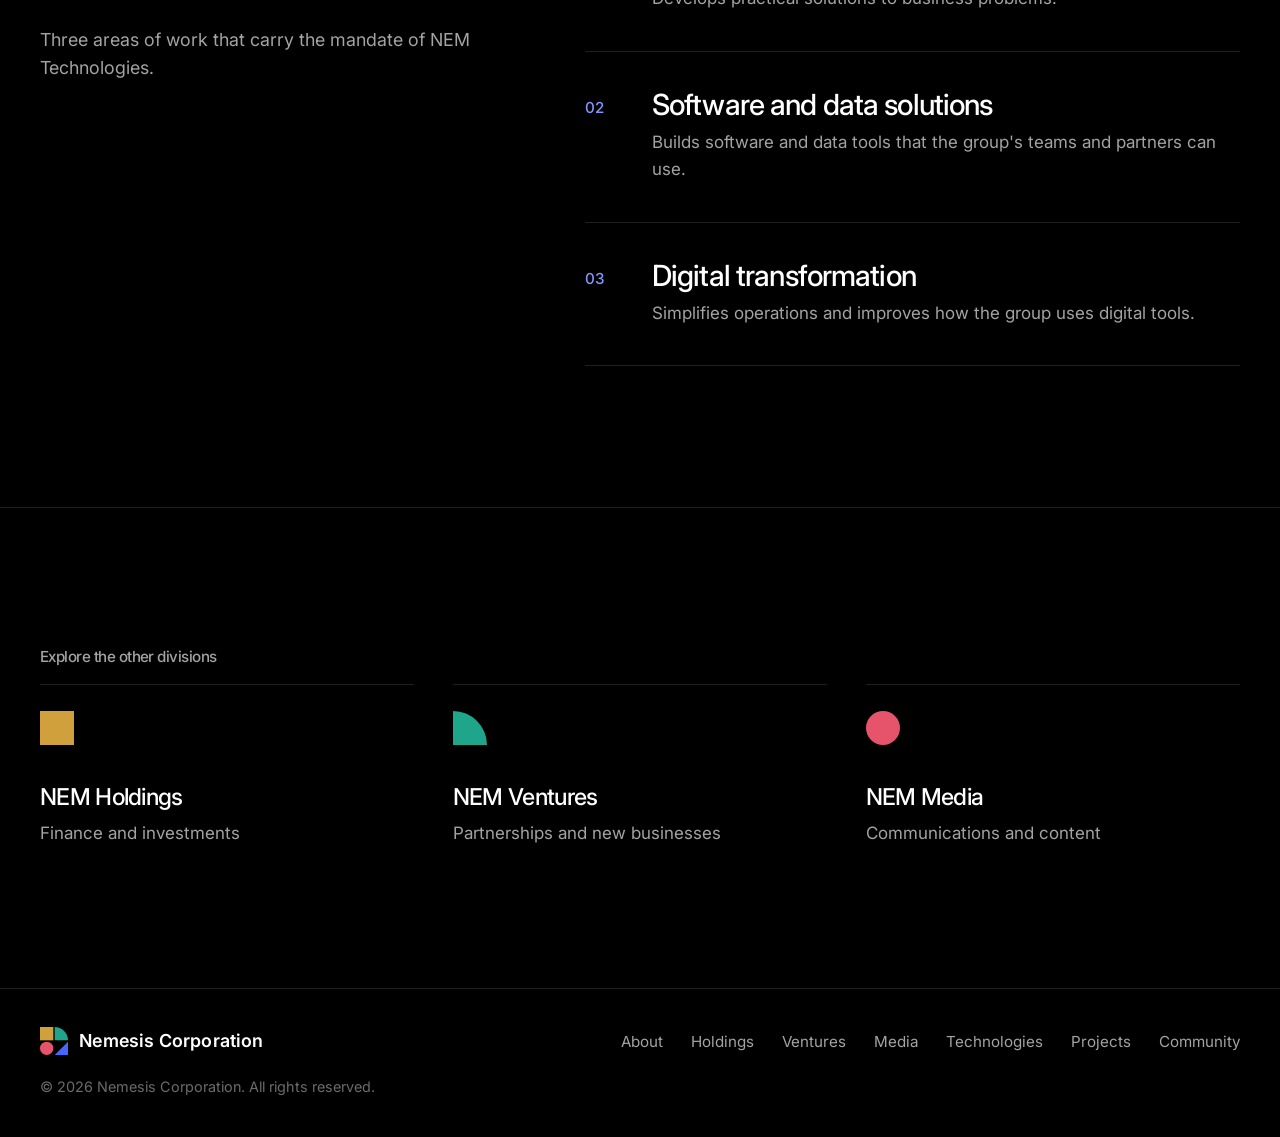
<file: technologies.html>
<!DOCTYPE html>
<html lang="en">
<head>
  <meta charset="utf-8">
  <meta name="viewport" content="width=device-width, initial-scale=1">
  <title>NEM Technologies | Nemesis Corporation</title>
  <meta name="description" content="NEM Technologies develops software and data solutions and supports digital transformation for the Nemesis Corporation group.">
  <meta name="theme-color" content="#000000">
  <meta property="og:title" content="NEM Technologies | Nemesis Corporation">
  <meta property="og:description" content="NEM Technologies develops software and data solutions and supports digital transformation for the Nemesis Corporation group.">
  <meta property="og:type" content="website">
  <link rel="canonical" href="https://nemesis-corporation.vercel.app/technologies">
  <meta property="og:url" content="https://nemesis-corporation.vercel.app/technologies">
  <meta property="og:site_name" content="Nemesis Corporation">
  <meta property="og:image" content="https://nemesis-corporation.vercel.app/assets/og-image.jpg">
  <meta property="og:image:width" content="1200">
  <meta property="og:image:height" content="630">
  <meta property="og:image:alt" content="Nemesis Corporation. Four divisions. One company.">
  <meta name="twitter:card" content="summary_large_image">
  <script>
    /* Division splash plays whenever this page is opened by navigating to it (not on reload or back). */
    (function () {
      var d = document.documentElement;
      d.classList.add('js');
      var go = true;
      try { var n = performance.getEntriesByType('navigation')[0]; if (n && n.type !== 'navigate') go = false; } catch (e) {}
      if (go) d.classList.add('div-splashing');
    })();
  </script>

  <link rel="icon" href="data:image/svg+xml,%3Csvg xmlns='http://www.w3.org/2000/svg' viewBox='0 0 420 420'%3E%3Crect width='200' height='200' fill='%23D0A03C'/%3E%3Cpath d='M220 0A200 200 0 0 1 420 200H220Z' fill='%231FA58A'/%3E%3Ccircle cx='100' cy='320' r='100' fill='%23E5546A'/%3E%3Cpath d='M220 420H420V220Z' fill='%234766FF'/%3E%3C/svg%3E">

  <link rel="preconnect" href="https://fonts.googleapis.com">
  <link rel="preconnect" href="https://fonts.gstatic.com" crossorigin>
  <link href="https://fonts.googleapis.com/css2?family=Inter:opsz,wght@14..32,300..700&display=swap" rel="stylesheet">
  <link rel="stylesheet" href="style.css">
  <noscript><style>.nav-toggle{display:none}.site-nav{display:block!important;position:static!important}.has-menu:hover .mega,.has-menu:focus-within .mega{opacity:1;visibility:visible;transform:translate(-50%,0)}</style></noscript>
</head>
<body class="page-technologies">
  <!-- Division splash: the logo, then NEM Technologies is picked out -->
  <div class="dsplash" id="dsplash" aria-hidden="true">
    <div class="dsplash-inner">
      <svg class="splash-mark" viewBox="0 0 420 420">
        <rect class="d-shape d-holdings is-away" width="200" height="200"/>
        <path class="d-shape d-ventures is-away" d="M220 0A200 200 0 0 1 420 200H220Z"/>
        <circle class="d-shape d-media is-away" cx="100" cy="320" r="100"/>
        <path class="d-shape d-technologies is-pick" d="M220 420H420V220Z"/>
      </svg>
      <p class="dsplash-text">NEM Technologies</p>
    </div>
  </div>

  <a class="skip-link" href="#main">Skip to content</a>

  <!-- Shared shapes: one glyph per division, plus the combined NEM mark -->
  <svg width="0" height="0" style="position:absolute" aria-hidden="true" focusable="false">
    <defs>
      <symbol id="g-holdings" viewBox="0 0 200 200"><rect width="200" height="200"/></symbol>
      <symbol id="g-ventures" viewBox="0 0 200 200"><path d="M0 0A200 200 0 0 1 200 200H0Z"/></symbol>
      <symbol id="g-media" viewBox="0 0 200 200"><circle cx="100" cy="100" r="100"/></symbol>
      <symbol id="g-technologies" viewBox="0 0 200 200"><path d="M0 200H200V0Z"/></symbol>
      <symbol id="nem-mark" viewBox="0 0 420 420">
        <rect width="200" height="200" style="fill:var(--holdings)"/>
        <path d="M220 0A200 200 0 0 1 420 200H220Z" style="fill:var(--ventures)"/>
        <circle cx="100" cy="320" r="100" style="fill:var(--media)"/>
        <path d="M220 420H420V220Z" style="fill:var(--technologies)"/>
      </symbol>
    </defs>
  </svg>

  <header class="site-header">
    <div class="wrap header-inner">
      <a class="brand" href="index.html" aria-label="NEM Technologies, Nemesis Corporation home">
        <svg class="brand-mark" viewBox="0 0 420 420" aria-hidden="true"><use href="#nem-mark"/></svg>
        <span class="brand-name brand-name--division">NEM Technologies</span>
      </a>

      <nav id="site-nav" class="site-nav" aria-label="Primary" data-open="false">
        <ul>
          <li class="has-menu">
            <button class="menu-btn" type="button" aria-expanded="false" aria-controls="menu-about" data-section="about">About</button>
            <div class="mega" id="menu-about">
              <div class="mega-inner">
                <div class="mega-lead">
                  <p class="mega-label">About</p>
                  <p class="mega-note">A startup company with four divisions.</p>
                </div>
                <div class="mega-links">
                  <p class="mega-label">Explore</p>
                  <ul>
                    <li><a href="about.html"><span>About us<small>Nemesis Corporation and its four divisions</small></span></a></li>
                    <li><a href="index.html#about"><span>Executive summary<small>Who we are</small></span></a></li>
                    <li><a href="index.html#vision"><span>Our vision<small>Sustainable growth and partnerships</small></span></a></li>
                  </ul>
                </div>
              </div>
            </div>
          </li>
          <li class="has-menu">
            <button class="menu-btn" type="button" aria-expanded="false" aria-controls="menu-divisions" data-section="divisions" aria-current="page">Divisions</button>
            <div class="mega" id="menu-divisions">
              <div class="mega-inner">
                <div class="mega-lead">
                  <p class="mega-label">Divisions</p>
                  <p class="mega-note">Four divisions, one company.</p>
                </div>
                <div class="mega-links">
                  <p class="mega-label">Explore</p>
                  <ul>
                    <li><a href="index.html#divisions"><svg class="glyph-sm" viewBox="0 0 420 420" aria-hidden="true"><use href="#nem-mark"/></svg><span>Overview<small>All four divisions</small></span></a></li>
                    <li><a href="holdings.html"><svg class="glyph-sm" viewBox="0 0 200 200" aria-hidden="true" style="fill:#D0A03C"><use href="#g-holdings"/></svg><span>NEM Holdings<small>Finance and investments</small></span></a></li>
                    <li><a href="ventures.html"><svg class="glyph-sm" viewBox="0 0 200 200" aria-hidden="true" style="fill:#1FA58A"><use href="#g-ventures"/></svg><span>NEM Ventures<small>Partnerships and new businesses</small></span></a></li>
                    <li><a href="media.html"><svg class="glyph-sm" viewBox="0 0 200 200" aria-hidden="true" style="fill:#E5546A"><use href="#g-media"/></svg><span>NEM Media<small>Communications and content</small></span></a></li>
                    <li><a href="technologies.html"><svg class="glyph-sm" viewBox="0 0 200 200" aria-hidden="true" style="fill:#4766FF"><use href="#g-technologies"/></svg><span>NEM Technologies<small>Software and digital tools</small></span></a></li>
                  </ul>
                </div>
              </div>
            </div>
          </li>
          <li class="has-menu">
            <button class="menu-btn" type="button" aria-expanded="false" aria-controls="menu-projects" data-section="projects">Projects</button>
            <div class="mega" id="menu-projects">
              <div class="mega-inner">
                <div class="mega-lead">
                  <p class="mega-label">Projects</p>
                  <p class="mega-note">The main areas of work in each division.</p>
                </div>
                <div class="mega-links">
                  <p class="mega-label">Explore</p>
                  <ul>
                    <li><a href="projects.html"><svg class="glyph-sm" viewBox="0 0 420 420" aria-hidden="true"><use href="#nem-mark"/></svg><span>All projects<small>Every initiative, by division</small></span></a></li>
                    <li><a href="projects.html#holdings"><svg class="glyph-sm" viewBox="0 0 200 200" aria-hidden="true" style="fill:#D0A03C"><use href="#g-holdings"/></svg><span>Holdings projects<small>Asset management · Investments · Resources</small></span></a></li>
                    <li><a href="projects.html#ventures"><svg class="glyph-sm" viewBox="0 0 200 200" aria-hidden="true" style="fill:#1FA58A"><use href="#g-ventures"/></svg><span>Ventures projects<small>Partnerships · Venture building · Co-creation</small></span></a></li>
                    <li><a href="projects.html#media"><svg class="glyph-sm" viewBox="0 0 200 200" aria-hidden="true" style="fill:#E5546A"><use href="#g-media"/></svg><span>Media projects<small>Communications · Marketing · Public relations</small></span></a></li>
                    <li><a href="projects.html#technologies"><svg class="glyph-sm" viewBox="0 0 200 200" aria-hidden="true" style="fill:#4766FF"><use href="#g-technologies"/></svg><span>Technologies projects<small>Innovation · Software and data · Transformation</small></span></a></li>
                  </ul>
                </div>
              </div>
            </div>
          </li>
          <li class="has-menu">
            <button class="menu-btn" type="button" aria-expanded="false" aria-controls="menu-leadership" data-section="leadership">Leadership</button>
            <div class="mega" id="menu-leadership">
              <div class="mega-inner">
                <div class="mega-lead">
                  <p class="mega-label">Leadership</p>
                  <p class="mega-note">Direction for Nemesis Corporation and its four divisions.</p>
                </div>
                <div class="mega-links">
                  <p class="mega-label">Explore</p>
                  <ul>
                    <li><a href="index.html#leadership"><span>Founder and CEO<small>John Lloyd P. Lacumba</small></span></a></li>
                  </ul>
                </div>
              </div>
            </div>
          </li>
          <li class="has-menu">
            <button class="menu-btn" type="button" aria-expanded="false" aria-controls="menu-outlook" data-section="outlook">Outlook</button>
            <div class="mega" id="menu-outlook">
              <div class="mega-inner">
                <div class="mega-lead">
                  <p class="mega-label">Outlook</p>
                  <p class="mega-note">Steady progress. Sustainable growth.</p>
                </div>
                <div class="mega-links">
                  <p class="mega-label">Explore</p>
                  <ul>
                    <li><a href="index.html#outlook"><span>Future outlook<small>Where we are headed</small></span></a></li>
                    <li><a href="index.html#synergy"><span>Working together<small>Adapting to changing markets</small></span></a></li>
                    <li><a href="index.html#value"><span>Lasting value<small>Our long-term focus</small></span></a></li>
                  </ul>
                </div>
              </div>
            </div>
          </li>
        </ul>
      </nav>

      <div class="header-actions">
        <a class="header-cta" href="community.html">Community</a>
        <button class="nav-toggle" type="button" aria-expanded="false" aria-controls="site-nav">
          <span class="sr-only">Menu</span>
          <span class="bars" aria-hidden="true"></span>
        </button>
      </div>
    </div>
  </header>

  <main id="main">

    <!-- DIVISION HERO -->
    <section class="hero dhero" aria-labelledby="division-title">
      <div class="wrap hero-inner">
        <div class="hero-copy">
          <nav class="crumbs" aria-label="Breadcrumb">
            <ol>
              <li><a href="index.html">Home</a></li>
              <li><a href="index.html#divisions">Divisions</a></li>
              <li aria-current="page">NEM Technologies</li>
            </ol>
          </nav>
          <h1 id="division-title">NEM Technologies</h1>
          <p class="dhero-role">Software and digital tools</p>
          <p class="lead">NEM Technologies builds the group's software and digital tools. It develops software, works with data, and improves how the group uses technology.</p>
          <div class="actions">
            <a class="text-link" href="projects.html#technologies">See Technologies projects</a>
          </div>
        </div>

        <div class="emblem-wrap" id="emblem-wrap" data-current="technologies" data-active="technologies">
          <svg class="emblem" viewBox="0 0 420 420" role="group" aria-label="The four NEM divisions">
            <a class="tile tile-holdings" href="holdings.html" data-division="holdings" aria-label="NEM Holdings">
              <rect class="shape" width="200" height="200"/>
            </a>
            <a class="tile tile-ventures" href="ventures.html" data-division="ventures" aria-label="NEM Ventures">
              <path class="shape" d="M220 0A200 200 0 0 1 420 200H220Z"/>
            </a>
            <a class="tile tile-media" href="media.html" data-division="media" aria-label="NEM Media">
              <circle class="shape" cx="100" cy="320" r="100"/>
            </a>
            <a class="tile tile-technologies" href="technologies.html" data-division="technologies" aria-label="NEM Technologies" aria-current="page">
              <path class="shape" d="M220 420H420V220Z"/>
            </a>
          </svg>
          <p class="emblem-caption" id="emblem-caption" aria-live="polite">
            <span class="swatch" aria-hidden="true"></span>
            <span class="cap-text">
              <strong class="cap-name">NEM Technologies</strong>
              <span class="cap-line">You are viewing this division. Select another tile to switch.</span>
            </span>
          </p>
        </div>
      </div>
    </section>

    <!-- MANDATE -->
    <section class="section mandate" aria-label="Mandate">
      <div class="wrap mandate-grid">
        <div class="mandate-item">
          <h2>Core focus</h2>
          <p class="mandate-text">Technological innovation, software development, data solutions, and digital transformation.</p>
        </div>
        <div class="mandate-item">
          <h2>Key objective</h2>
          <p class="mandate-text">Build practical software and data solutions, simplify the group's operations, and improve how it uses technology.</p>
        </div>
      </div>
    </section>

    <!-- INITIATIVES -->
    <section class="section initiatives" aria-labelledby="initiatives-title">
      <div class="wrap split">
        <div class="split-head">
          <h2 id="initiatives-title">Initiatives</h2>
          <p>Three areas of work that carry the mandate of NEM Technologies.</p>
        </div>
        <ol class="initiative-list">
          <li class="initiative">
            <h3>Technological innovation</h3>
            <p>Develops practical solutions to business problems.</p>
          </li>
          <li class="initiative">
            <h3>Software and data solutions</h3>
            <p>Builds software and data tools that the group's teams and partners can use.</p>
          </li>
          <li class="initiative">
            <h3>Digital transformation</h3>
            <p>Simplifies operations and improves how the group uses digital tools.</p>
          </li>
        </ol>
      </div>
    </section>

    <!-- OTHER DIVISIONS -->
    <section class="section others" aria-labelledby="others-title">
      <div class="wrap">
        <h2 class="label" id="others-title">Explore the other divisions</h2>
        <ul class="others-list">
          <li>
            <a class="other other--holdings" href="holdings.html">
              <svg class="glyph" viewBox="0 0 200 200" aria-hidden="true"><use href="#g-holdings"/></svg>
              <span class="other-name">NEM Holdings</span>
              <span class="other-role">Finance and investments</span>
            </a>
          </li>
          <li>
            <a class="other other--ventures" href="ventures.html">
              <svg class="glyph" viewBox="0 0 200 200" aria-hidden="true"><use href="#g-ventures"/></svg>
              <span class="other-name">NEM Ventures</span>
              <span class="other-role">Partnerships and new businesses</span>
            </a>
          </li>
          <li>
            <a class="other other--media" href="media.html">
              <svg class="glyph" viewBox="0 0 200 200" aria-hidden="true"><use href="#g-media"/></svg>
              <span class="other-name">NEM Media</span>
              <span class="other-role">Communications and content</span>
            </a>
          </li>
        </ul>
      </div>
    </section>
  </main>

  <footer class="site-footer">
    <div class="wrap footer-inner">
      <a class="brand" href="index.html" aria-label="Nemesis Corporation, home">
        <svg class="brand-mark" viewBox="0 0 420 420" aria-hidden="true"><use href="#nem-mark"/></svg>
        <span class="brand-name"><span class="bn-full">Nemesis Corporation</span><span class="bn-short" aria-hidden="true">NEM</span></span>
      </a>
      <nav aria-label="Footer">
        <ul class="footer-links">
          <li><a href="about.html">About</a></li>
          <li><a href="holdings.html">Holdings</a></li>
          <li><a href="ventures.html">Ventures</a></li>
          <li><a href="media.html">Media</a></li>
          <li><a href="technologies.html">Technologies</a></li>
          <li><a href="projects.html">Projects</a></li>
          <li><a href="community.html">Community</a></li>
        </ul>
      </nav>
      <p class="legal">&copy; <span id="year">2026</span> Nemesis Corporation. All rights reserved.</p>
    </div>
  </footer>

  <script src="script.js" defer></script>
</body>
</html>
</file>
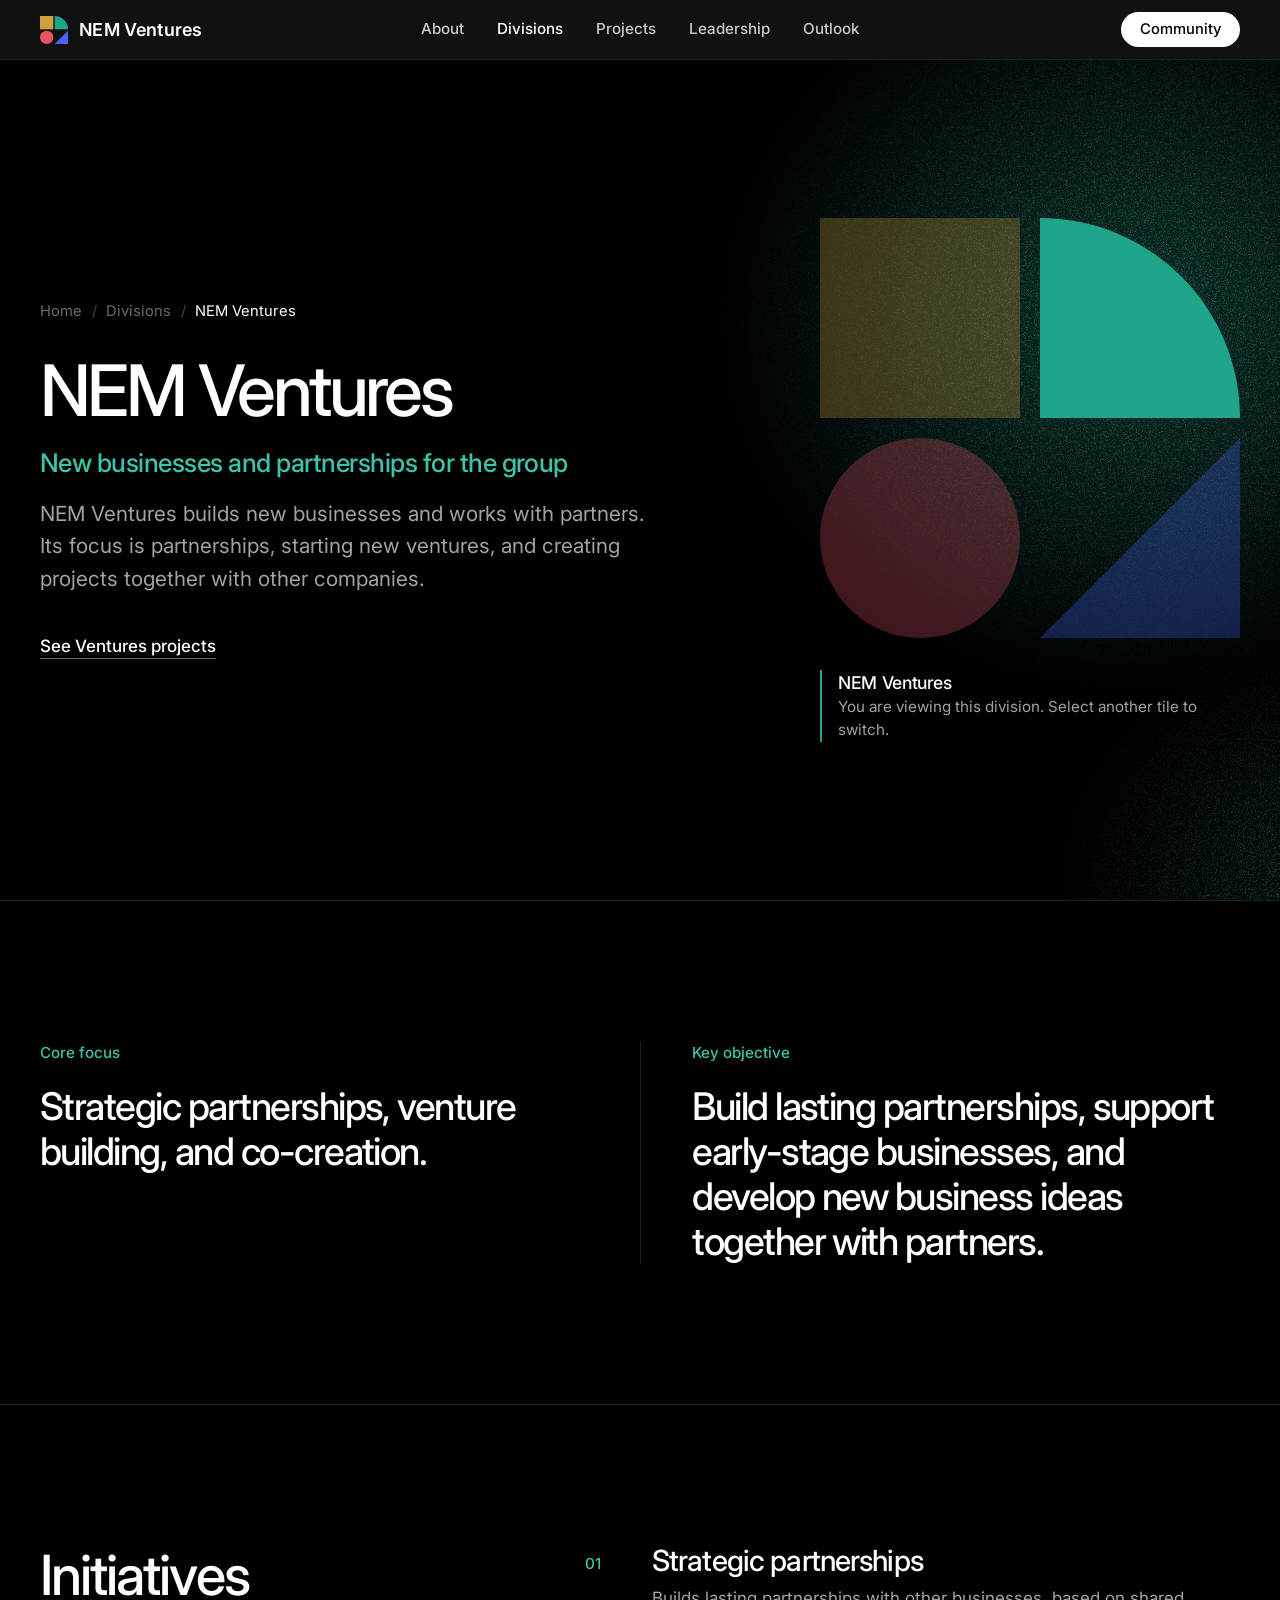
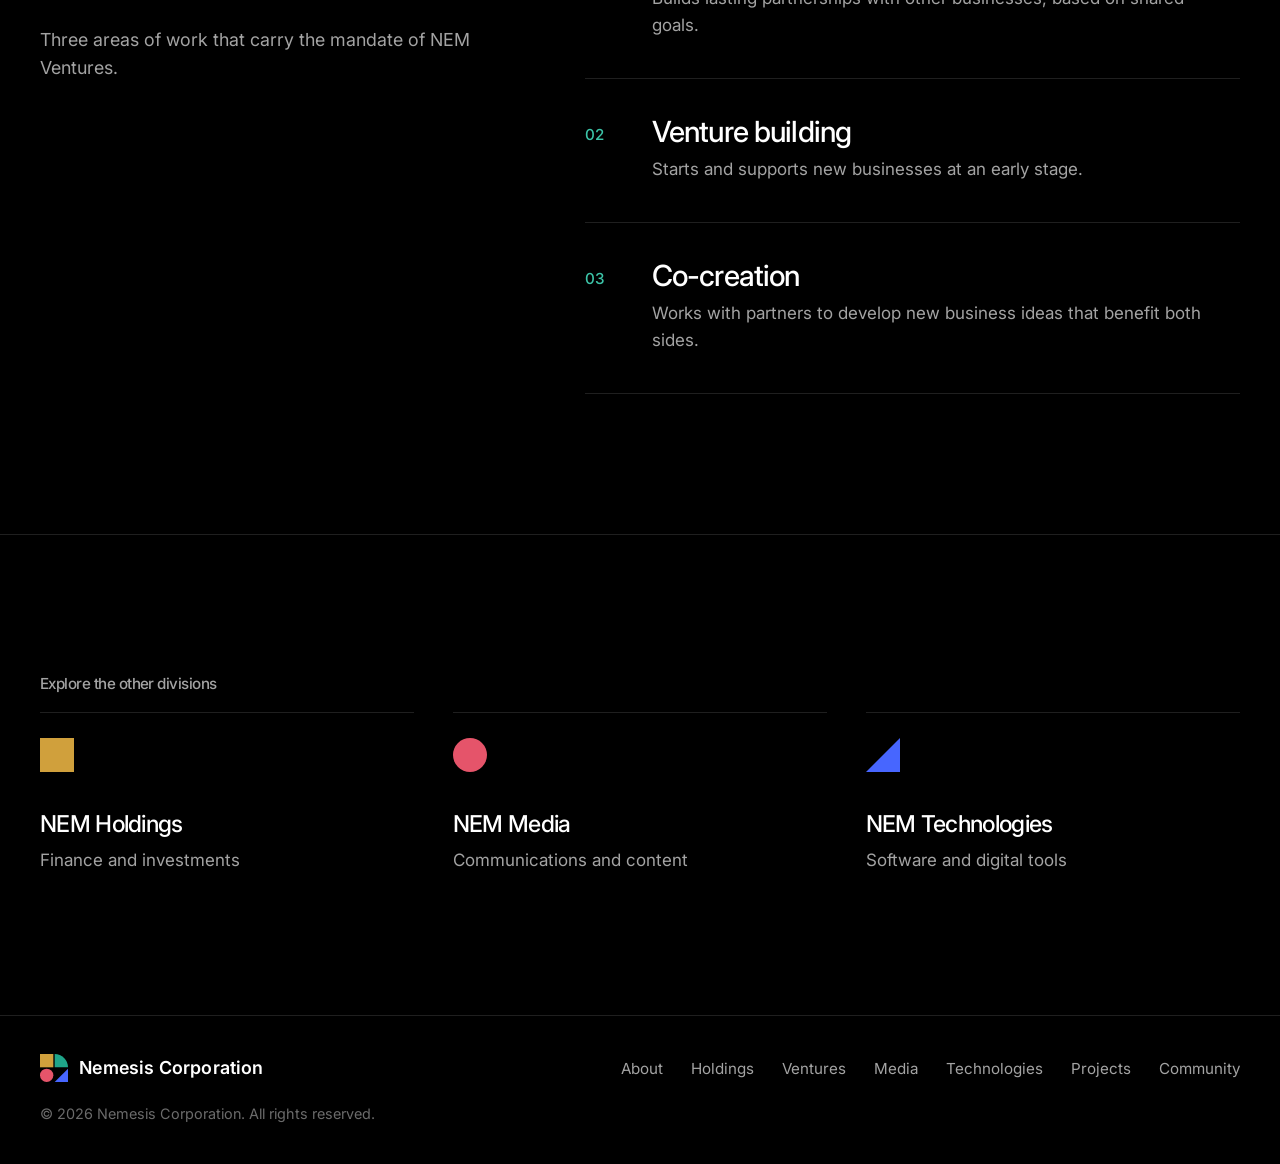
<file: ventures.html>
<!DOCTYPE html>
<html lang="en">
<head>
  <meta charset="utf-8">
  <meta name="viewport" content="width=device-width, initial-scale=1">
  <title>NEM Ventures | Nemesis Corporation</title>
  <meta name="description" content="NEM Ventures builds new businesses and works with partners through partnerships, venture building, and co-creation.">
  <meta name="theme-color" content="#000000">
  <meta property="og:title" content="NEM Ventures | Nemesis Corporation">
  <meta property="og:description" content="NEM Ventures builds new businesses and works with partners through partnerships, venture building, and co-creation.">
  <meta property="og:type" content="website">
  <link rel="canonical" href="https://nemesis-corporation.vercel.app/ventures">
  <meta property="og:url" content="https://nemesis-corporation.vercel.app/ventures">
  <meta property="og:site_name" content="Nemesis Corporation">
  <meta property="og:image" content="https://nemesis-corporation.vercel.app/assets/og-image.jpg">
  <meta property="og:image:width" content="1200">
  <meta property="og:image:height" content="630">
  <meta property="og:image:alt" content="Nemesis Corporation. Four divisions. One company.">
  <meta name="twitter:card" content="summary_large_image">
  <script>
    /* Division splash plays whenever this page is opened by navigating to it (not on reload or back). */
    (function () {
      var d = document.documentElement;
      d.classList.add('js');
      var go = true;
      try { var n = performance.getEntriesByType('navigation')[0]; if (n && n.type !== 'navigate') go = false; } catch (e) {}
      if (go) d.classList.add('div-splashing');
    })();
  </script>

  <link rel="icon" href="data:image/svg+xml,%3Csvg xmlns='http://www.w3.org/2000/svg' viewBox='0 0 420 420'%3E%3Crect width='200' height='200' fill='%23D0A03C'/%3E%3Cpath d='M220 0A200 200 0 0 1 420 200H220Z' fill='%231FA58A'/%3E%3Ccircle cx='100' cy='320' r='100' fill='%23E5546A'/%3E%3Cpath d='M220 420H420V220Z' fill='%234766FF'/%3E%3C/svg%3E">

  <link rel="preconnect" href="https://fonts.googleapis.com">
  <link rel="preconnect" href="https://fonts.gstatic.com" crossorigin>
  <link href="https://fonts.googleapis.com/css2?family=Inter:opsz,wght@14..32,300..700&display=swap" rel="stylesheet">
  <link rel="stylesheet" href="style.css">
  <noscript><style>.nav-toggle{display:none}.site-nav{display:block!important;position:static!important}.has-menu:hover .mega,.has-menu:focus-within .mega{opacity:1;visibility:visible;transform:translate(-50%,0)}</style></noscript>
</head>
<body class="page-ventures">
  <!-- Division splash: the logo, then NEM Ventures is picked out -->
  <div class="dsplash" id="dsplash" aria-hidden="true">
    <div class="dsplash-inner">
      <svg class="splash-mark" viewBox="0 0 420 420">
        <rect class="d-shape d-holdings is-away" width="200" height="200"/>
        <path class="d-shape d-ventures is-pick" d="M220 0A200 200 0 0 1 420 200H220Z"/>
        <circle class="d-shape d-media is-away" cx="100" cy="320" r="100"/>
        <path class="d-shape d-technologies is-away" d="M220 420H420V220Z"/>
      </svg>
      <p class="dsplash-text">NEM Ventures</p>
    </div>
  </div>

  <a class="skip-link" href="#main">Skip to content</a>

  <!-- Shared shapes: one glyph per division, plus the combined NEM mark -->
  <svg width="0" height="0" style="position:absolute" aria-hidden="true" focusable="false">
    <defs>
      <symbol id="g-holdings" viewBox="0 0 200 200"><rect width="200" height="200"/></symbol>
      <symbol id="g-ventures" viewBox="0 0 200 200"><path d="M0 0A200 200 0 0 1 200 200H0Z"/></symbol>
      <symbol id="g-media" viewBox="0 0 200 200"><circle cx="100" cy="100" r="100"/></symbol>
      <symbol id="g-technologies" viewBox="0 0 200 200"><path d="M0 200H200V0Z"/></symbol>
      <symbol id="nem-mark" viewBox="0 0 420 420">
        <rect width="200" height="200" style="fill:var(--holdings)"/>
        <path d="M220 0A200 200 0 0 1 420 200H220Z" style="fill:var(--ventures)"/>
        <circle cx="100" cy="320" r="100" style="fill:var(--media)"/>
        <path d="M220 420H420V220Z" style="fill:var(--technologies)"/>
      </symbol>
    </defs>
  </svg>

  <header class="site-header">
    <div class="wrap header-inner">
      <a class="brand" href="index.html" aria-label="NEM Ventures, Nemesis Corporation home">
        <svg class="brand-mark" viewBox="0 0 420 420" aria-hidden="true"><use href="#nem-mark"/></svg>
        <span class="brand-name brand-name--division">NEM Ventures</span>
      </a>

      <nav id="site-nav" class="site-nav" aria-label="Primary" data-open="false">
        <ul>
          <li class="has-menu">
            <button class="menu-btn" type="button" aria-expanded="false" aria-controls="menu-about" data-section="about">About</button>
            <div class="mega" id="menu-about">
              <div class="mega-inner">
                <div class="mega-lead">
                  <p class="mega-label">About</p>
                  <p class="mega-note">A startup company with four divisions.</p>
                </div>
                <div class="mega-links">
                  <p class="mega-label">Explore</p>
                  <ul>
                    <li><a href="about.html"><span>About us<small>Nemesis Corporation and its four divisions</small></span></a></li>
                    <li><a href="index.html#about"><span>Executive summary<small>Who we are</small></span></a></li>
                    <li><a href="index.html#vision"><span>Our vision<small>Sustainable growth and partnerships</small></span></a></li>
                  </ul>
                </div>
              </div>
            </div>
          </li>
          <li class="has-menu">
            <button class="menu-btn" type="button" aria-expanded="false" aria-controls="menu-divisions" data-section="divisions" aria-current="page">Divisions</button>
            <div class="mega" id="menu-divisions">
              <div class="mega-inner">
                <div class="mega-lead">
                  <p class="mega-label">Divisions</p>
                  <p class="mega-note">Four divisions, one company.</p>
                </div>
                <div class="mega-links">
                  <p class="mega-label">Explore</p>
                  <ul>
                    <li><a href="index.html#divisions"><svg class="glyph-sm" viewBox="0 0 420 420" aria-hidden="true"><use href="#nem-mark"/></svg><span>Overview<small>All four divisions</small></span></a></li>
                    <li><a href="holdings.html"><svg class="glyph-sm" viewBox="0 0 200 200" aria-hidden="true" style="fill:#D0A03C"><use href="#g-holdings"/></svg><span>NEM Holdings<small>Finance and investments</small></span></a></li>
                    <li><a href="ventures.html"><svg class="glyph-sm" viewBox="0 0 200 200" aria-hidden="true" style="fill:#1FA58A"><use href="#g-ventures"/></svg><span>NEM Ventures<small>Partnerships and new businesses</small></span></a></li>
                    <li><a href="media.html"><svg class="glyph-sm" viewBox="0 0 200 200" aria-hidden="true" style="fill:#E5546A"><use href="#g-media"/></svg><span>NEM Media<small>Communications and content</small></span></a></li>
                    <li><a href="technologies.html"><svg class="glyph-sm" viewBox="0 0 200 200" aria-hidden="true" style="fill:#4766FF"><use href="#g-technologies"/></svg><span>NEM Technologies<small>Software and digital tools</small></span></a></li>
                  </ul>
                </div>
              </div>
            </div>
          </li>
          <li class="has-menu">
            <button class="menu-btn" type="button" aria-expanded="false" aria-controls="menu-projects" data-section="projects">Projects</button>
            <div class="mega" id="menu-projects">
              <div class="mega-inner">
                <div class="mega-lead">
                  <p class="mega-label">Projects</p>
                  <p class="mega-note">The main areas of work in each division.</p>
                </div>
                <div class="mega-links">
                  <p class="mega-label">Explore</p>
                  <ul>
                    <li><a href="projects.html"><svg class="glyph-sm" viewBox="0 0 420 420" aria-hidden="true"><use href="#nem-mark"/></svg><span>All projects<small>Every initiative, by division</small></span></a></li>
                    <li><a href="projects.html#holdings"><svg class="glyph-sm" viewBox="0 0 200 200" aria-hidden="true" style="fill:#D0A03C"><use href="#g-holdings"/></svg><span>Holdings projects<small>Asset management · Investments · Resources</small></span></a></li>
                    <li><a href="projects.html#ventures"><svg class="glyph-sm" viewBox="0 0 200 200" aria-hidden="true" style="fill:#1FA58A"><use href="#g-ventures"/></svg><span>Ventures projects<small>Partnerships · Venture building · Co-creation</small></span></a></li>
                    <li><a href="projects.html#media"><svg class="glyph-sm" viewBox="0 0 200 200" aria-hidden="true" style="fill:#E5546A"><use href="#g-media"/></svg><span>Media projects<small>Communications · Marketing · Public relations</small></span></a></li>
                    <li><a href="projects.html#technologies"><svg class="glyph-sm" viewBox="0 0 200 200" aria-hidden="true" style="fill:#4766FF"><use href="#g-technologies"/></svg><span>Technologies projects<small>Innovation · Software and data · Transformation</small></span></a></li>
                  </ul>
                </div>
              </div>
            </div>
          </li>
          <li class="has-menu">
            <button class="menu-btn" type="button" aria-expanded="false" aria-controls="menu-leadership" data-section="leadership">Leadership</button>
            <div class="mega" id="menu-leadership">
              <div class="mega-inner">
                <div class="mega-lead">
                  <p class="mega-label">Leadership</p>
                  <p class="mega-note">Direction for Nemesis Corporation and its four divisions.</p>
                </div>
                <div class="mega-links">
                  <p class="mega-label">Explore</p>
                  <ul>
                    <li><a href="index.html#leadership"><span>Founder and CEO<small>John Lloyd P. Lacumba</small></span></a></li>
                  </ul>
                </div>
              </div>
            </div>
          </li>
          <li class="has-menu">
            <button class="menu-btn" type="button" aria-expanded="false" aria-controls="menu-outlook" data-section="outlook">Outlook</button>
            <div class="mega" id="menu-outlook">
              <div class="mega-inner">
                <div class="mega-lead">
                  <p class="mega-label">Outlook</p>
                  <p class="mega-note">Steady progress. Sustainable growth.</p>
                </div>
                <div class="mega-links">
                  <p class="mega-label">Explore</p>
                  <ul>
                    <li><a href="index.html#outlook"><span>Future outlook<small>Where we are headed</small></span></a></li>
                    <li><a href="index.html#synergy"><span>Working together<small>Adapting to changing markets</small></span></a></li>
                    <li><a href="index.html#value"><span>Lasting value<small>Our long-term focus</small></span></a></li>
                  </ul>
                </div>
              </div>
            </div>
          </li>
        </ul>
      </nav>

      <div class="header-actions">
        <a class="header-cta" href="community.html">Community</a>
        <button class="nav-toggle" type="button" aria-expanded="false" aria-controls="site-nav">
          <span class="sr-only">Menu</span>
          <span class="bars" aria-hidden="true"></span>
        </button>
      </div>
    </div>
  </header>

  <main id="main">

    <!-- DIVISION HERO -->
    <section class="hero dhero" aria-labelledby="division-title">
      <div class="wrap hero-inner">
        <div class="hero-copy">
          <nav class="crumbs" aria-label="Breadcrumb">
            <ol>
              <li><a href="index.html">Home</a></li>
              <li><a href="index.html#divisions">Divisions</a></li>
              <li aria-current="page">NEM Ventures</li>
            </ol>
          </nav>
          <h1 id="division-title">NEM Ventures</h1>
          <p class="dhero-role">New businesses and partnerships for the group</p>
          <p class="lead">NEM Ventures builds new businesses and works with partners. Its focus is partnerships, starting new ventures, and creating projects together with other companies.</p>
          <div class="actions">
            <a class="text-link" href="projects.html#ventures">See Ventures projects</a>
          </div>
        </div>

        <div class="emblem-wrap" id="emblem-wrap" data-current="ventures" data-active="ventures">
          <svg class="emblem" viewBox="0 0 420 420" role="group" aria-label="The four NEM divisions">
            <a class="tile tile-holdings" href="holdings.html" data-division="holdings" aria-label="NEM Holdings">
              <rect class="shape" width="200" height="200"/>
            </a>
            <a class="tile tile-ventures" href="ventures.html" data-division="ventures" aria-label="NEM Ventures" aria-current="page">
              <path class="shape" d="M220 0A200 200 0 0 1 420 200H220Z"/>
            </a>
            <a class="tile tile-media" href="media.html" data-division="media" aria-label="NEM Media">
              <circle class="shape" cx="100" cy="320" r="100"/>
            </a>
            <a class="tile tile-technologies" href="technologies.html" data-division="technologies" aria-label="NEM Technologies">
              <path class="shape" d="M220 420H420V220Z"/>
            </a>
          </svg>
          <p class="emblem-caption" id="emblem-caption" aria-live="polite">
            <span class="swatch" aria-hidden="true"></span>
            <span class="cap-text">
              <strong class="cap-name">NEM Ventures</strong>
              <span class="cap-line">You are viewing this division. Select another tile to switch.</span>
            </span>
          </p>
        </div>
      </div>
    </section>

    <!-- MANDATE -->
    <section class="section mandate" aria-label="Mandate">
      <div class="wrap mandate-grid">
        <div class="mandate-item">
          <h2>Core focus</h2>
          <p class="mandate-text">Strategic partnerships, venture building, and co-creation.</p>
        </div>
        <div class="mandate-item">
          <h2>Key objective</h2>
          <p class="mandate-text">Build lasting partnerships, support early-stage businesses, and develop new business ideas together with partners.</p>
        </div>
      </div>
    </section>

    <!-- INITIATIVES -->
    <section class="section initiatives" aria-labelledby="initiatives-title">
      <div class="wrap split">
        <div class="split-head">
          <h2 id="initiatives-title">Initiatives</h2>
          <p>Three areas of work that carry the mandate of NEM Ventures.</p>
        </div>
        <ol class="initiative-list">
          <li class="initiative">
            <h3>Strategic partnerships</h3>
            <p>Builds lasting partnerships with other businesses, based on shared goals.</p>
          </li>
          <li class="initiative">
            <h3>Venture building</h3>
            <p>Starts and supports new businesses at an early stage.</p>
          </li>
          <li class="initiative">
            <h3>Co-creation</h3>
            <p>Works with partners to develop new business ideas that benefit both sides.</p>
          </li>
        </ol>
      </div>
    </section>

    <!-- OTHER DIVISIONS -->
    <section class="section others" aria-labelledby="others-title">
      <div class="wrap">
        <h2 class="label" id="others-title">Explore the other divisions</h2>
        <ul class="others-list">
          <li>
            <a class="other other--holdings" href="holdings.html">
              <svg class="glyph" viewBox="0 0 200 200" aria-hidden="true"><use href="#g-holdings"/></svg>
              <span class="other-name">NEM Holdings</span>
              <span class="other-role">Finance and investments</span>
            </a>
          </li>
          <li>
            <a class="other other--media" href="media.html">
              <svg class="glyph" viewBox="0 0 200 200" aria-hidden="true"><use href="#g-media"/></svg>
              <span class="other-name">NEM Media</span>
              <span class="other-role">Communications and content</span>
            </a>
          </li>
          <li>
            <a class="other other--technologies" href="technologies.html">
              <svg class="glyph" viewBox="0 0 200 200" aria-hidden="true"><use href="#g-technologies"/></svg>
              <span class="other-name">NEM Technologies</span>
              <span class="other-role">Software and digital tools</span>
            </a>
          </li>
        </ul>
      </div>
    </section>
  </main>

  <footer class="site-footer">
    <div class="wrap footer-inner">
      <a class="brand" href="index.html" aria-label="Nemesis Corporation, home">
        <svg class="brand-mark" viewBox="0 0 420 420" aria-hidden="true"><use href="#nem-mark"/></svg>
        <span class="brand-name"><span class="bn-full">Nemesis Corporation</span><span class="bn-short" aria-hidden="true">NEM</span></span>
      </a>
      <nav aria-label="Footer">
        <ul class="footer-links">
          <li><a href="about.html">About</a></li>
          <li><a href="holdings.html">Holdings</a></li>
          <li><a href="ventures.html">Ventures</a></li>
          <li><a href="media.html">Media</a></li>
          <li><a href="technologies.html">Technologies</a></li>
          <li><a href="projects.html">Projects</a></li>
          <li><a href="community.html">Community</a></li>
        </ul>
      </nav>
      <p class="legal">&copy; <span id="year">2026</span> Nemesis Corporation. All rights reserved.</p>
    </div>
  </footer>

  <script src="script.js" defer></script>
</body>
</html>
</file>
<file: style.css>
/* ==========================================================================
   NEM — Corporate profile
   Black canvas, white type, one color per division used only as an accent.
   Type: Inter (neutral grotesque), light-to-medium weights, tight display tracking.
   ========================================================================== */

:root {
  --bg: #000;
  --surface: #0B0B0C;
  --text: #fff;
  --muted: rgba(255, 255, 255, .64);
  --faint: rgba(255, 255, 255, .42);
  --line: rgba(255, 255, 255, .12);

  /* One color per division */
  --holdings: #D0A03C;
  --ventures: #1FA58A;
  --media: #E5546A;
  --technologies: #4766FF;

  --focus: #fff;

  --font: "Inter", "Segoe UI", system-ui, -apple-system, "Helvetica Neue", Arial, sans-serif;

  --wrap: 1200px;
  --gutter: clamp(1.25rem, 4vw, 2.5rem);
  --header-h: 60px;
  --ease: cubic-bezier(.2, .7, .2, 1);
}

/* ---------- Base ---------- */
*, *::before, *::after { box-sizing: border-box; }

html {
  scroll-behavior: smooth;
  scroll-padding-top: var(--header-h);
  -webkit-text-size-adjust: 100%;
  background: var(--bg);
}

body {
  margin: 0;
  font-family: var(--font);
  font-optical-sizing: auto;
  font-size: 1.0625rem;
  line-height: 1.6;
  color: var(--text);
  background: var(--bg);
  -webkit-font-smoothing: antialiased;
  text-rendering: optimizeLegibility;
}

img, svg { max-width: 100%; }

h1, h2, h3 {
  font-weight: 500;
  line-height: 1.06;
  letter-spacing: -0.035em;
  margin: 0;
  text-wrap: balance;
}

h1 { font-size: clamp(2.6rem, 1rem + 4.7vw, 5.4rem); letter-spacing: -0.05em; line-height: 1; }
h2 { font-size: clamp(2rem, 1.3rem + 2.7vw, 3.7rem); }
h3 { font-size: 1.5rem; }

p { margin: 0 0 1.1em; }
a { color: inherit; }

:focus-visible { outline: 2px solid var(--focus); outline-offset: 3px; border-radius: 6px; }

.wrap {
  width: 100%;
  max-width: calc(var(--wrap) + 2 * var(--gutter));
  margin-inline: auto;
  padding-inline: var(--gutter);
}

.sr-only {
  position: absolute; width: 1px; height: 1px; margin: -1px; padding: 0;
  overflow: hidden; clip: rect(0 0 0 0); white-space: nowrap; border: 0;
}

.skip-link {
  position: absolute; left: 1rem; top: -4rem; z-index: 300;
  background: #fff; color: #000;
  padding: .6rem 1rem; border-radius: 999px; font-weight: 600;
}
.skip-link:focus { top: 1rem; }

.label { margin: 0 0 1.2rem; font-size: .95rem; font-weight: 500; color: var(--muted); }

/* ---------- Header ---------- */
.site-header {
  position: sticky; top: 0; z-index: 50;
  height: var(--header-h);
  background: rgba(22, 22, 24, .78);
  -webkit-backdrop-filter: saturate(1.5) blur(18px);
          backdrop-filter: saturate(1.5) blur(18px);
  border-bottom: 1px solid rgba(255, 255, 255, .06);
}

.header-inner {
  height: 100%;
  display: grid; grid-template-columns: 1fr auto 1fr; align-items: center;
}

.brand {
  justify-self: start;
  display: inline-flex; align-items: center; gap: .7rem;
  text-decoration: none;
}
.brand-mark { width: 28px; height: 28px; flex: none; transition: transform .6s var(--ease); }
.brand:hover .brand-mark { transform: rotate(90deg); }
.brand-name { font-weight: 600; font-size: 1.25rem; letter-spacing: .06em; line-height: 1; }

.site-nav > ul {
  display: flex; align-items: center; gap: .15rem;
  list-style: none; margin: 0; padding: 0;
}
.site-nav > ul > li > a,
.menu-btn {
  display: inline-flex; align-items: center; gap: .35rem;
  padding: .5rem .95rem;
  font: 500 .95rem/1.2 var(--font);
  text-decoration: none;
  color: rgba(255, 255, 255, .78);
  background: none; border: 0; border-radius: 10px;
  cursor: pointer;
  transition: color .2s, background .2s;
}
.site-nav > ul > li > a:hover,
.menu-btn:hover { color: #fff; background: rgba(255, 255, 255, .07); }
.site-nav a[aria-current="true"],
.menu-btn[aria-current] { color: #fff; }
.menu-btn[aria-expanded="true"] { color: #fff; background: rgba(255, 255, 255, .1); }

/* Mega menu */
.has-menu { position: relative; }
.mega {
  position: absolute; left: 50%; top: calc(100% + 12px);
  width: min(600px, 92vw);
  transform: translate(-50%, -6px);
  opacity: 0; visibility: hidden;
  background: linear-gradient(135deg, rgba(58, 58, 62, .96), rgba(26, 26, 28, .98) 55%);
  border: 1px solid rgba(255, 255, 255, .09); border-radius: 20px;
  box-shadow: 0 40px 80px -20px rgba(0, 0, 0, .8);
  transition: opacity .2s, transform .25s var(--ease), visibility 0s .25s;
}
.mega::before { content: ""; position: absolute; left: 0; right: 0; top: -14px; height: 14px; }  /* hover bridge */
.has-menu.is-open .mega { opacity: 1; visibility: visible; transform: translate(-50%, 0); transition-delay: 0s; }

.mega-inner { display: grid; grid-template-columns: .8fr 1.2fr; padding: 1.5rem 0; }
.mega-lead { padding: .2rem 1.75rem; }
.mega-links { padding: .2rem 1.75rem; border-left: 1px solid rgba(255, 255, 255, .12); }
.mega-label { margin: 0 0 1rem; font-size: .9rem; font-weight: 500; color: rgba(255, 255, 255, .45); }
.mega-note { margin: 0 0 1.1rem; font-size: .95rem; line-height: 1.5; color: rgba(255, 255, 255, .62); }
.mega ul { list-style: none; margin: 0; padding: 0; }
.mega a {
  display: flex; align-items: center; gap: .8rem;
  padding: .55rem 0; text-decoration: none;
  font-weight: 500; font-size: .98rem; color: rgba(255, 255, 255, .92);
  transition: color .2s, transform .25s var(--ease);
}
.mega a:hover { color: #fff; transform: translateX(3px); }
.mega a small { display: block; margin-top: .05rem; font-size: .8rem; font-weight: 400; color: rgba(255, 255, 255, .5); }
.mega .glyph-sm { width: 18px; height: 18px; flex: none; }

.nav-toggle {
  display: none; justify-self: end;
  position: relative; width: 42px; height: 42px;
  background: none; color: #fff;
  border: 1px solid rgba(255, 255, 255, .25); border-radius: 12px;
  cursor: pointer;
}
.nav-toggle .bars {
  position: absolute; left: 12px; right: 12px; top: 50%;
  height: 2px; margin-top: -1px; background: currentColor;
  transition: background .2s;
}
.nav-toggle .bars::before,
.nav-toggle .bars::after {
  content: ""; position: absolute; left: 0; right: 0; height: 2px;
  background: currentColor; transition: transform .25s var(--ease), top .25s var(--ease);
}
.nav-toggle .bars::before { top: -6px; }
.nav-toggle .bars::after { top: 6px; }
.nav-toggle[aria-expanded="true"] .bars { background: transparent; }
.nav-toggle[aria-expanded="true"] .bars::before { top: 0; transform: rotate(45deg); }
.nav-toggle[aria-expanded="true"] .bars::after { top: 0; transform: rotate(-45deg); }

/* ---------- Buttons and links ---------- */
.actions { display: flex; flex-wrap: wrap; align-items: center; gap: 1.4rem 2rem; margin-top: 2.4rem; }
.btn {
  display: inline-flex; align-items: center; justify-content: center;
  padding: .85rem 1.5rem;
  font: 500 .98rem/1.2 var(--font);
  text-decoration: none; color: #000; background: #fff;
  border: 0; border-radius: 999px; cursor: pointer;
  transition: background .2s, transform .25s var(--ease);
}
.btn:hover { background: rgba(255, 255, 255, .86); transform: translateY(-1px); }
.text-link {
  display: inline-flex; font-weight: 500;
  text-decoration: underline; text-decoration-color: rgba(255, 255, 255, .4);
  text-decoration-thickness: 1px; text-underline-offset: 6px;
  transition: text-decoration-color .2s;
}
.text-link:hover { text-decoration-color: #fff; }

/* ---------- Hero ---------- */
.hero {
  position: relative; overflow: hidden; isolation: isolate;
  display: flex; align-items: center;
  min-height: calc(100vh - var(--header-h)); min-height: calc(100svh - var(--header-h));
  padding-block: clamp(2.5rem, 7vh, 6.5rem);
}
.hero > .wrap { width: 100%; }
.hero::after {   /* a faint wash of the four division colors */
  content: ""; position: absolute; inset: -10%; z-index: -1; pointer-events: none;
  background:
    radial-gradient(34% 44% at 80% 28%, rgba(71, 102, 255, .20), transparent 70%),
    radial-gradient(30% 40% at 90% 78%, rgba(31, 165, 138, .13), transparent 70%),
    radial-gradient(30% 40% at 66% 90%, rgba(229, 84, 106, .12), transparent 70%);
}
.hero-inner {
  display: grid; grid-template-columns: minmax(0, 1.1fr) minmax(0, .9fr);
  gap: clamp(2rem, 6vw, 5rem); align-items: center;
}
.lead {
  max-width: 30em; margin: 1.8rem 0 0;
  font-size: clamp(1.1rem, 1rem + .4vw, 1.3rem); line-height: 1.55;
  color: var(--muted);
}

/* Emblem: four shapes, one per division. */
.emblem-wrap { width: 100%; max-width: 420px; justify-self: end; }
.emblem { display: block; width: min(100%, 52vh); width: min(100%, 52svh); height: auto; overflow: visible; }

.tile {
  cursor: pointer; outline: none;
  transform-box: fill-box; transform-origin: center;
  transition: transform .35s var(--ease), opacity .3s;
  animation: assemble 1s var(--ease) backwards;
  animation-delay: var(--d);
}
.tile-holdings     { --dx: -10px; --dy: -10px; --ax: -70px; --ay: -70px; --d: .1s; }
.tile-ventures     { --dx:  10px; --dy: -10px; --ax:  70px; --ay: -70px; --d: .25s; }
.tile-media        { --dx: -10px; --dy:  10px; --ax: -70px; --ay:  70px; --d: .4s; }
.tile-technologies { --dx:  10px; --dy:  10px; --ax:  70px; --ay:  70px; --d: .55s; }
.tile:hover, .tile:focus-visible { transform: translate(var(--dx), var(--dy)); }

.tile-holdings .shape     { fill: var(--holdings); }
.tile-ventures .shape     { fill: var(--ventures); }
.tile-media .shape        { fill: var(--media); }
.tile-technologies .shape { fill: var(--technologies); }
.tile:focus-visible .shape { stroke: #fff; stroke-width: 6; paint-order: stroke; }

.emblem-wrap[data-active] .tile { opacity: .28; }
.emblem-wrap[data-active="holdings"] .tile-holdings,
.emblem-wrap[data-active="ventures"] .tile-ventures,
.emblem-wrap[data-active="media"] .tile-media,
.emblem-wrap[data-active="technologies"] .tile-technologies { opacity: 1; }

@keyframes assemble {
  from { opacity: 0; transform: translate(var(--ax), var(--ay)); }
  to   { opacity: 1; transform: none; }
}

.emblem-caption {
  display: flex; gap: 1rem; align-items: stretch;
  margin: 2rem 0 0; min-height: 3.6rem;
  font-size: .95rem; line-height: 1.5; color: var(--muted);
}
.swatch { flex: none; width: 2px; background: rgba(255, 255, 255, .3); transition: background .25s; }
.emblem-wrap[data-active="holdings"] .swatch     { background: var(--holdings); }
.emblem-wrap[data-active="ventures"] .swatch     { background: var(--ventures); }
.emblem-wrap[data-active="media"] .swatch        { background: var(--media); }
.emblem-wrap[data-active="technologies"] .swatch { background: var(--technologies); }
.cap-name { display: block; font-size: 1.1rem; font-weight: 500; letter-spacing: -0.02em; color: #fff; }

/* ---------- Sections ---------- */
.section { padding-block: clamp(5rem, 11vw, 9.5rem); border-top: 1px solid var(--line); }

.split {
  display: grid; grid-template-columns: minmax(0, 5fr) minmax(0, 7fr);
  gap: clamp(2rem, 6vw, 6rem); align-items: start;
}
.split-head { position: sticky; top: calc(var(--header-h) + 3rem); }
.split-head p { margin: 1.3rem 0 0; max-width: 24em; color: var(--muted); font-size: 1.12rem; }

/* About */
.about-grid h2 { padding-top: .85rem; font-size: .95rem; font-weight: 500; letter-spacing: 0; line-height: 1.4; color: var(--muted); }
.statement {
  margin: 0 0 2rem; max-width: 20em;
  font-size: clamp(1.75rem, 1.1rem + 2.4vw, 3.2rem);
  font-weight: 500; line-height: 1.12; letter-spacing: -0.04em; color: #fff;
}
.about-body p:not(.statement) { max-width: 34em; color: var(--muted); font-size: 1.12rem; margin: 0; }

/* Divisions: an open list, one row per division */
.division-list { list-style: none; margin: 0; padding: 0; border-bottom: 1px solid var(--line); }
.division { border-top: 1px solid var(--line); transition: opacity .3s; }
.division:first-child { border-top: 0; }
.division--holdings     { --accent: var(--holdings);     --soft: #E3B85A; }
.division--ventures     { --accent: var(--ventures);     --soft: #3CC4A8; }
.division--media        { --accent: var(--media);        --soft: #FF7A8C; }
.division--technologies { --accent: var(--technologies); --soft: #8197FF; }
@media (hover: hover) {
  .division-list:hover .division:not(:hover) { opacity: .42; }
}
.division-row {
  display: grid; grid-template-columns: 52px minmax(0, 1fr);
  gap: 0 clamp(1.1rem, 3vw, 2rem); align-items: start;
  padding-block: clamp(1.6rem, 3vw, 2.4rem);
  text-decoration: none; color: inherit;
}
.division:first-child .division-row { padding-top: 0; }
.division .glyph { width: 42px; height: 42px; fill: var(--accent); margin-top: .4rem; transition: transform .5s var(--ease); }
.division-row:hover .glyph, .division-row:focus-visible .glyph { transform: rotate(-8deg) scale(1.12); }
.division h3 { font-size: clamp(1.8rem, 1.3rem + 1.7vw, 2.7rem); letter-spacing: -0.04em; }
.division-role { margin: .45rem 0 0; font-weight: 500; font-size: 1rem; color: var(--soft); }

/* The details sit closed under the name and unfold on hover or keyboard focus */
.division-more {
  display: grid; grid-template-rows: 0fr; opacity: 0;
  transition: grid-template-rows .55s var(--ease), opacity .4s;
}
.division-more-inner { min-height: 0; overflow: hidden; }
.division-row:hover .division-more,
.division-row:focus-visible .division-more { grid-template-rows: 1fr; opacity: 1; }
@media (hover: none) { .division-more { grid-template-rows: 1fr; opacity: 1; } }
.division-desc { margin: 1.2rem 0 0; max-width: 34em; color: var(--muted); }
.division-facts {
  display: grid; grid-template-columns: 1fr 1fr; gap: 1.5rem;
  max-width: 40em; margin: 1.4rem 0 0; padding-top: 1.2rem; border-top: 1px solid var(--line);
}
.division-facts dt { font-size: .8rem; font-weight: 500; color: var(--soft); }
.division-facts dd { margin: .3rem 0 0; color: var(--muted); font-size: .98rem; line-height: 1.5; }
.hint { margin: 1.2rem 0 0 !important; font-size: .9rem !important; color: var(--faint) !important; }
@media (hover: none) { .hint { display: none; } }

/* Leadership */
.leader-grid {
  display: grid; grid-template-columns: minmax(240px, 420px) 1fr;
  gap: clamp(2rem, 7vw, 7rem); align-items: center;
}
.portrait { margin: 0; }
.portrait-frame {
  position: relative; aspect-ratio: 4 / 5; overflow: hidden; border-radius: 28px;
  background:
    radial-gradient(70% 55% at 18% 12%, #9aa8ff, transparent 70%),
    radial-gradient(60% 55% at 90% 35%, #c9a9f2, transparent 72%),
    radial-gradient(70% 60% at 55% 105%, #4766ff, transparent 70%),
    #2a3070;
}
.portrait-mark { position: absolute; right: 1.6rem; bottom: 1.6rem; width: 42%; height: auto; }
.portrait-initials {
  position: absolute; left: 1.7rem; top: 1.3rem;
  font-weight: 500; font-size: clamp(4.5rem, 10vw, 7rem); line-height: 1; letter-spacing: -0.06em; color: #fff;
}
.portrait-frame img { position: absolute; inset: 0; width: 100%; height: 100%; object-fit: cover; }

.leader-copy h2 { font-size: .95rem; font-weight: 500; letter-spacing: 0; line-height: 1.4; color: var(--muted); }
.leader-name { font-size: clamp(2.4rem, 1.4rem + 3.4vw, 4.6rem); margin-top: 1.1rem; letter-spacing: -0.05em; line-height: 1; font-weight: 500; }
.leader-title { margin: 1rem 0 1.8rem; font-size: 1.1rem; font-weight: 500; color: #E3B85A; }
.leader-copy p:not(.leader-title) { max-width: 33em; color: var(--muted); margin: 0; font-size: 1.12rem; }

/* Outlook */
.outlook-grid { display: grid; grid-template-columns: 1.15fr 1fr; gap: clamp(2rem, 6vw, 6rem); align-items: end; }
.outlook h2 { font-size: clamp(2.4rem, 1.3rem + 4vw, 5rem); letter-spacing: -0.05em; line-height: 1; max-width: 9em; }
.outlook-body { max-width: 30em; color: var(--muted); }
.outlook-body p:first-child { color: #fff; font-size: 1.2rem; }
.outlook-body p:last-child { margin-bottom: 0; }

/* Footer */
.site-footer { padding-block: 2.4rem; border-top: 1px solid var(--line); color: var(--faint); }
.footer-inner { display: flex; flex-wrap: wrap; align-items: center; justify-content: space-between; gap: 1.25rem 2rem; }
.site-footer .brand { color: #fff; }
.footer-links { display: flex; flex-wrap: wrap; gap: .5rem 1.75rem; list-style: none; margin: 0; padding: 0; }
.footer-links a { text-decoration: none; font-size: .95rem; color: var(--muted); transition: color .2s; }
.footer-links a:hover { color: #fff; }
.legal { margin: 0; font-size: .9rem; }

/* ==========================================================================
   Splash screens. Home: the logo. Division pages: the logo, then the chosen shape is picked out.
   ========================================================================== */
.splash, .dsplash {
  display: none;
  position: fixed; inset: 0; z-index: 200;
  place-items: center;
  min-height: 100vh; min-height: 100dvh;
  background: #000; color: #fff;
  transition: transform .9s cubic-bezier(.7, 0, .2, 1);
}
.js .splash { display: grid; }
.no-splash .splash { display: none; }
.div-splashing .dsplash { display: grid; animation: splash-safety 0s linear 8s forwards; }
@keyframes splash-safety { to { visibility: hidden; opacity: 0; pointer-events: none; } }
.splash.is-leaving, .dsplash.is-leaving { transform: translateY(-100%); }
html.splashing, html.div-splashing { overflow: hidden; }
.splashing .tile, .div-splashing .tile { animation-play-state: paused; }

.splash-mark { width: clamp(110px, 24vmin, 180px); height: auto; overflow: visible; }
.s-shape, .d-shape { transform-box: fill-box; transform-origin: center; }
.s-shape { animation: pop .7s var(--ease) backwards; }
.s1 { fill: var(--holdings);     animation-delay: .10s; }
.s2 { fill: var(--ventures);     animation-delay: .26s; }
.s3 { fill: var(--media);        animation-delay: .42s; }
.s4 { fill: var(--technologies); animation-delay: .58s; }
@keyframes pop { from { opacity: 0; transform: scale(.3) rotate(-20deg); } to { opacity: 1; transform: none; } }
.splash.is-leaving .splash-mark, .dsplash.is-leaving .splash-mark { transform: scale(.85); opacity: 0; transition: transform .6s var(--ease), opacity .5s; }

/* Division splash: all four shapes appear, then three drift away and the chosen one moves to the middle */
.d-holdings     { fill: var(--holdings);     --pd: 0s;   --ox: -90px; --oy: -90px; --tx:  110px; --ty:  110px; }
.d-ventures     { fill: var(--ventures);     --pd: .1s;  --ox:  90px; --oy: -90px; --tx: -110px; --ty:  110px; }
.d-media        { fill: var(--media);        --pd: .2s;  --ox: -90px; --oy:  90px; --tx:  110px; --ty: -110px; }
.d-technologies { fill: var(--technologies); --pd: .3s;  --ox:  90px; --oy:  90px; --tx: -110px; --ty: -110px; }
.d-shape.is-away { animation: pop .5s var(--ease) var(--pd) backwards, away .8s var(--ease) 1.15s forwards; }
.d-shape.is-pick { animation: pop .5s var(--ease) var(--pd) backwards, pick .9s var(--ease) 1.15s forwards; }
@keyframes away { to { opacity: 0; transform: translate(var(--ox), var(--oy)) scale(.55); } }
@keyframes pick { to { transform: translate(var(--tx), var(--ty)) scale(1.4); } }

/* Name under the logo: Nemesis Corporation on the home splash, the division's name on division splashes */
.splash-inner, .dsplash-inner { display: grid; justify-items: center; gap: clamp(1.4rem, 4vmin, 2.2rem); }
.splash-text, .dsplash-text {
  margin: 0; text-align: center;
  font-size: clamp(1.15rem, 1rem + .9vw, 1.6rem);
  font-weight: 500; letter-spacing: .06em; line-height: 1;
}
.splash-text  { animation: csplash-in .9s var(--ease) 1s backwards; }
.dsplash-text { animation: csplash-in .9s var(--ease) 1.8s backwards; }
.splash.is-leaving .splash-text, .dsplash.is-leaving .dsplash-text { opacity: 0; transition: opacity .35s; }

/* ==========================================================================
   Division pages
   ========================================================================== */
.page-holdings     { --accent: var(--holdings);     --soft: #E3B85A; }
.page-ventures     { --accent: var(--ventures);     --soft: #3CC4A8; }
.page-media        { --accent: var(--media);        --soft: #FF7A8C; }
.page-technologies { --accent: var(--technologies); --soft: #8197FF; }

.dhero::after {
  background:
    radial-gradient(38% 52% at 82% 34%, color-mix(in srgb, var(--accent) 30%, transparent), transparent 72%),
    radial-gradient(28% 36% at 96% 90%, color-mix(in srgb, var(--accent) 12%, transparent), transparent 70%);
}
.crumbs ol {
  display: flex; flex-wrap: wrap; gap: .35rem .6rem;
  list-style: none; margin: 0 0 2rem; padding: 0;
  font-size: .92rem; color: var(--faint);
}
.crumbs li + li::before { content: "/"; margin-right: .6rem; color: rgba(255, 255, 255, .25); }
.crumbs a { text-decoration: none; transition: color .2s; }
.crumbs a:hover { color: #fff; }
.crumbs [aria-current] { color: #fff; }

.dhero h1 { font-size: clamp(2.6rem, 1rem + 4.3vw, 4.9rem); }
.dhero-role { margin: 1.3rem 0 0; font-size: clamp(1.2rem, 1rem + .8vw, 1.6rem); font-weight: 500; letter-spacing: -0.02em; line-height: 1.25; color: var(--soft); }
.dhero .lead { margin-top: 1.2rem; }

/* Mandate: core focus + key objective as two open columns */
.mandate-grid { display: grid; grid-template-columns: 1fr 1fr; }
.mandate-item { padding-right: clamp(1.5rem, 4vw, 4.5rem); }
.mandate-item + .mandate-item { padding-right: 0; padding-left: clamp(1.5rem, 4vw, 4.5rem); border-left: 1px solid var(--line); }
.mandate-item h2 { margin-bottom: 1.3rem; font-size: .95rem; font-weight: 500; letter-spacing: 0; line-height: 1.4; color: var(--soft); }
.mandate-text { margin: 0; font-size: clamp(1.5rem, 1.1rem + 1.6vw, 2.5rem); font-weight: 500; line-height: 1.18; letter-spacing: -0.04em; }

/* Initiatives */
.initiative-list { list-style: none; margin: 0; padding: 0; counter-reset: init; border-bottom: 1px solid var(--line); }
.initiative {
  counter-increment: init;
  display: grid; grid-template-columns: 3.2rem 1fr; gap: .5rem 1rem;
  padding-block: clamp(1.7rem, 3vw, 2.4rem);
  border-top: 1px solid var(--line);
}
.initiative:first-child { border-top: 0; padding-top: 0; }
.initiative::before { content: "0" counter(init); grid-row: 1 / span 2; padding-top: .35rem; font-size: .95rem; font-weight: 500; color: var(--soft); }
.initiative h3 { font-size: clamp(1.4rem, 1.1rem + .9vw, 1.9rem); letter-spacing: -0.03em; }
.initiative p { margin: 0; max-width: 34em; color: var(--muted); }

/* Other divisions: plain links, ruled from above */
.others-list { list-style: none; margin: 0; padding: 0; display: grid; grid-template-columns: repeat(3, 1fr); gap: 0 clamp(1.5rem, 3vw, 3rem); }
.other { display: block; padding-top: 1.6rem; text-decoration: none; border-top: 1px solid var(--line); transition: border-color .3s; }
.other--holdings     { --accent: var(--holdings); }
.other--ventures     { --accent: var(--ventures); }
.other--media        { --accent: var(--media); }
.other--technologies { --accent: var(--technologies); }
.other:hover { border-top-color: var(--accent); }
.other .glyph { width: 34px; height: 34px; fill: var(--accent); margin-bottom: 1.6rem; transition: transform .4s var(--ease); }
.other:hover .glyph { transform: translateY(-4px) rotate(-6deg); }
.other-name { display: block; font-size: 1.45rem; font-weight: 500; letter-spacing: -0.03em; }
.other-role { display: block; margin-top: .25rem; color: var(--muted); }

/* ==========================================================================
   Projects page: one open section per division
   ========================================================================== */
.project--holdings     { --accent: var(--holdings);     --soft: #E3B85A; }
.project--ventures     { --accent: var(--ventures);     --soft: #3CC4A8; }
.project--media        { --accent: var(--media);        --soft: #FF7A8C; }
.project--technologies { --accent: var(--technologies); --soft: #8197FF; }
.project .glyph { display: block; width: 42px; height: 42px; fill: var(--accent); margin-bottom: 1.5rem; }
.project .split-head .role { margin: .6rem 0 1.4rem; font-weight: 500; color: var(--soft); }
.project .initiative-list { border-bottom: 0; }
.project .initiative:first-child { padding-top: 0; }

/* ==========================================================================
   Scroll reveal (added by script.js, so the page is fully visible without it)
   ========================================================================== */
.reveal { opacity: 0; transform: translateY(24px); transition: opacity .9s var(--ease), transform .9s var(--ease); transition-delay: var(--rd, 0s); }
.reveal.is-in { opacity: 1; transform: none; }

/* ==========================================================================
   Responsive
   ========================================================================== */
@media (max-width: 960px) {
  .hero-inner { grid-template-columns: 1fr; }
  .hero { min-height: 0; }
  .emblem-wrap { max-width: 340px; justify-self: start; }
  .emblem { width: 100%; }
  .split, .outlook-grid { grid-template-columns: 1fr; }
  .split-head { position: static; }
  .outlook-grid { align-items: start; }
  .leader-grid { grid-template-columns: 1fr; }
  .portrait { max-width: 320px; }
  .mandate-grid { grid-template-columns: 1fr; gap: 2.5rem; }
  .mandate-item, .mandate-item + .mandate-item { padding: 0; border-left: 0; }
  .mandate-item + .mandate-item { border-top: 1px solid var(--line); padding-top: 2.5rem; }
  .others-list { grid-template-columns: 1fr; gap: 1.5rem; }
}

@media (max-width: 860px) {
  .header-inner { grid-template-columns: 1fr auto; }
  .nav-toggle { display: block; }
  .site-nav {
    position: absolute; top: 100%; left: 0; right: 0;
    display: none;
    max-height: calc(100dvh - var(--header-h)); overflow-y: auto;
    background: #0B0B0C;
    border-bottom: 1px solid var(--line);
    padding: .25rem var(--gutter) 1.25rem;
  }
  .site-nav[data-open="true"] { display: block; }
  .site-nav > ul { flex-direction: column; align-items: stretch; gap: 0; }
  .site-nav > ul > li > a,
  .menu-btn { display: flex; width: 100%; justify-content: space-between; padding: 1rem 0; border-radius: 0; border-bottom: 1px solid rgba(255, 255, 255, .08); font-size: 1.05rem; }
  .site-nav > ul > li > a:hover, .menu-btn:hover, .menu-btn[aria-expanded="true"] { background: none; }
  .menu-btn::after { content: "+"; font-size: 1.5rem; font-weight: 400; line-height: 1; color: var(--muted); }
  .menu-btn[aria-expanded="true"]::after { content: "\2212"; }
  .mega {
    position: static; display: none; width: auto; transform: none; opacity: 1; visibility: visible;
    background: none; border: 0; border-radius: 0; box-shadow: none;
  }
  .mega::before { display: none; }
  .has-menu.is-open .mega { display: block; transform: none; }
  .mega-inner { grid-template-columns: 1fr; padding: .4rem 0 .6rem; }
  .mega-lead { display: none; }
  .mega-links { padding: 0 0 0 .25rem; border-left: 0; }
  .mega-links .mega-label { display: none; }
}

@media (max-width: 640px) {
  .actions .btn { width: 100%; }
  .division-row { grid-template-columns: 40px minmax(0, 1fr); }
  .division-facts { grid-template-columns: 1fr; gap: 1rem; }
  .division .glyph { width: 34px; height: 34px; }
  .initiative { grid-template-columns: 2.4rem 1fr; }
}

/* Short laptop screens: keep the whole hero in view */
@media (max-height: 700px) and (min-width: 961px) {
  .lead { margin-top: 1.1rem; }
  .actions { margin-top: 1.5rem; }
  .emblem-caption { margin-top: 1.2rem; }
}

/* ---------- Motion preferences ---------- */
@media (prefers-reduced-motion: reduce) {
  html { scroll-behavior: auto; }
  .tile, .s-shape, .d-shape { animation: none; }
  .d-shape.is-away { opacity: 0; }
  .reveal { opacity: 1; transform: none; transition: none; }
  .splash { transition: none; }
  *, *::before, *::after { transition-duration: .01ms !important; }
}

/* ==========================================================================
   Header "Community" button (right side of the header, on every page)
   ========================================================================== */
.header-actions { justify-self: end; display: flex; align-items: center; gap: .6rem; }
.header-cta {
  display: inline-flex; align-items: center; justify-content: center;
  padding: .55rem 1.2rem;
  font: 500 .92rem/1.2 var(--font);
  text-decoration: none; color: #000; background: #fff;
  border-radius: 999px;
  transition: background .2s, color .2s, transform .25s var(--ease);
}
.header-cta:hover { background: rgba(255, 255, 255, .86); transform: translateY(-1px); }
.header-cta[aria-current="page"] { background: rgba(255, 255, 255, .14); color: #fff; }
@media (max-width: 860px) { .header-cta { padding: .5rem 1rem; } }

/* ==========================================================================
   Community splash: the logo, then "NEM Community" fades in underneath
   ========================================================================== */
.csplash {
  display: none;
  position: fixed; inset: 0; z-index: 200;
  place-items: center; align-content: center;
  min-height: 100vh; min-height: 100dvh;
  background: #000; color: #fff;
  transition: transform .9s cubic-bezier(.7, 0, .2, 1);
}
.comm-splashing .csplash { display: grid; animation: splash-safety 0s linear 8s forwards; }
.csplash.is-leaving { transform: translateY(-100%); }
html.comm-splashing { overflow: hidden; }
.csplash-inner { display: grid; justify-items: center; gap: clamp(1.4rem, 4vmin, 2.2rem); }
.csplash-text {
  margin: 0; font-size: clamp(1.15rem, 1rem + .9vw, 1.6rem);
  font-weight: 500; letter-spacing: .06em; line-height: 1;
  animation: csplash-in .9s var(--ease) 1s backwards;
}
@keyframes csplash-in { from { opacity: 0; transform: translateY(10px); } to { opacity: 1; transform: none; } }
.csplash.is-leaving .csplash-inner { transform: scale(.9); opacity: 0; transition: transform .6s var(--ease), opacity .5s; }

/* ==========================================================================
   Brand name: full name on wide screens, "NEM" when space is tight
   ========================================================================== */
.brand-name { display: inline-flex; align-items: baseline; }
.bn-full { display: none; }
@media (min-width: 1120px) {
  .bn-full { display: inline; letter-spacing: .01em; }
  .bn-short { display: none; }
  .brand-name { font-size: 1.12rem; }
}
.site-footer .bn-full { display: inline; letter-spacing: .01em; }
.site-footer .bn-short { display: none; }
.site-footer .brand-name { font-size: 1.12rem; }

/* ==========================================================================
   Inner-page hero (About, Community)
   ========================================================================== */
.page-hero { min-height: 0; padding-block: clamp(3rem, 8vw, 6rem) clamp(2.5rem, 6vw, 4.5rem); }
.page-hero .hero-inner { grid-template-columns: 1fr; }
.page-hero .hero-copy { max-width: 48rem; }

.banner { margin: 0; }
.banner img { display: block; width: 100%; height: auto; border-radius: 28px; border: 1px solid var(--line); background: #000; }
.banner-section { padding-block: 0 clamp(4rem, 8vw, 7rem); }

/* ==========================================================================
   About page: Nemesis Corporation and each division, with its logo
   ========================================================================== */
.section-head { max-width: 40rem; margin-bottom: clamp(2.5rem, 6vw, 4.5rem); }
.section-head p { margin: 1.2rem 0 0; color: var(--muted); font-size: 1.12rem; }
.entity-list { list-style: none; margin: 0; padding: 0; border-bottom: 1px solid var(--line); }
.entity {
  display: grid; grid-template-columns: minmax(150px, 250px) minmax(0, 1fr);
  gap: 1.5rem clamp(1.5rem, 4vw, 3.5rem); align-items: start;
  padding-block: clamp(2rem, 4vw, 3rem); border-top: 1px solid var(--line);
}
.entity:first-child { border-top: 0; padding-top: 0; }
.entity--corporation { --accent: #fff;            --soft: #fff; }
.entity--holdings     { --accent: var(--holdings);     --soft: #E3B85A; }
.entity--ventures     { --accent: var(--ventures);     --soft: #3CC4A8; }
.entity--media        { --accent: var(--media);        --soft: #FF7A8C; }
.entity--technologies { --accent: var(--technologies); --soft: #8197FF; }
.entity-logo { margin: 0; }
.entity-logo img { display: block; width: 100%; height: auto; border-radius: 20px; background: #000; }
.entity--corporation .entity-logo img { max-width: 210px; }
.entity-role { margin: 0 0 1rem; font-size: clamp(1.4rem, 1.1rem + 1vw, 1.9rem); font-weight: 500; letter-spacing: -0.03em; line-height: 1.15; color: var(--soft); }
.entity--corporation .entity-role { color: #fff; }
.entity-desc { margin: 0; max-width: 36em; color: var(--muted); }
.entity .division-facts { margin-top: 1.4rem; }
.entity .division-facts dt { color: var(--soft); }
.entity .text-link { margin-top: 1.4rem; }

/* ==========================================================================
   Community profile page
   ========================================================================== */
.pillars { list-style: none; margin: 0; padding: 0; display: grid; grid-template-columns: repeat(3, 1fr); gap: 0 clamp(1.5rem, 3vw, 3rem); }
.pillar { padding-top: 1.6rem; border-top: 1px solid var(--line); }
.pillar h3 { font-size: 1.45rem; letter-spacing: -0.03em; }
.pillar p { margin: .6rem 0 0; color: var(--muted); }
.guidelines { list-style: none; margin: 0; padding: 0; border-bottom: 1px solid var(--line); }
.guidelines li { padding-block: 1.3rem; border-top: 1px solid var(--line); }
.guidelines strong { display: block; font-size: 1.15rem; font-weight: 500; letter-spacing: -0.02em; }
.guidelines span { display: block; margin-top: .25rem; color: var(--muted); }
.closing { text-align: left; }
.closing h2 { max-width: 12em; }
.closing .actions { margin-top: 2rem; }

/* ==========================================================================
   Find us: address and map
   ========================================================================== */
.visit-address { margin: 1.6rem 0 0; font-style: normal; font-size: 1.12rem; line-height: 1.6; color: #fff; }
.visit .actions { margin-top: 1.8rem; }
.map-frame {
  position: relative; aspect-ratio: 4 / 3; overflow: hidden;
  border-radius: 24px; border: 1px solid var(--line); background: #111214;
}
.map-frame iframe {
  position: absolute; inset: 0; width: 100%; height: 100%; border: 0;
  /* Google's embedded map is light; this tones it to match the dark site */
  filter: invert(92%) hue-rotate(180deg) saturate(.75) contrast(.92);
}

@media (max-width: 960px) {
  .pillars { grid-template-columns: 1fr; gap: 1.5rem; }
  .map-frame { aspect-ratio: 1 / 1; }
}
@media (max-width: 640px) {
  .entity { grid-template-columns: 1fr; }
  .entity-logo { max-width: 240px; }
  .banner img { border-radius: 18px; }
}

@media (prefers-reduced-motion: reduce) {
  .csplash { transition: none; }
  .csplash-text, .splash-text, .dsplash-text { animation: none; }
}

/* Division pages: the name at the left of the header is the division's own */
.brand-name--division { font-size: .86rem; letter-spacing: .01em; white-space: nowrap; }
@media (max-width: 419px) { .header-actions { gap: .4rem; } .header-cta { padding: .45rem .85rem; font-size: .88rem; } }
@media (min-width: 420px) { .brand-name--division { font-size: 1rem; } }
@media (min-width: 1120px) { .brand-name--division { font-size: 1.12rem; } }

/* ==========================================================================
   Background grain: a fine texture inside the colored glows of selected sections
   (heroes, leadership card, outlook, find us, closing). Text and photos stay clean.
   ========================================================================== */
.hero::after { z-index: -2; }                       /* glow sits under the grain */
.hero::before, .portrait-frame::before,
.outlook::after, .visit::after, .closing::after {
  content: ""; position: absolute; pointer-events: none;
  background: url("assets/grain.png") 0 0 / 256px 256px repeat;
}

/* Heroes: grain only where the glow is */
.hero::before {
  inset: -10%; z-index: -1; opacity: .4;
  -webkit-mask-image: radial-gradient(34% 44% at 80% 28%, #000, transparent 70%), radial-gradient(30% 40% at 90% 78%, #000, transparent 70%), radial-gradient(30% 40% at 66% 90%, #000, transparent 70%);
          mask-image: radial-gradient(34% 44% at 80% 28%, #000, transparent 70%), radial-gradient(30% 40% at 90% 78%, #000, transparent 70%), radial-gradient(30% 40% at 66% 90%, #000, transparent 70%);
}
.dhero::before {
  -webkit-mask-image: radial-gradient(38% 52% at 82% 34%, #000, transparent 72%), radial-gradient(28% 36% at 96% 90%, #000, transparent 70%);
          mask-image: radial-gradient(38% 52% at 82% 34%, #000, transparent 72%), radial-gradient(28% 36% at 96% 90%, #000, transparent 70%);
}

/* Leadership card: the gradient gets a grain (behind the initials and any photo) */
.portrait-frame::before { inset: 0; opacity: .22; }

/* Outlook, Find us and the closing band get a soft corner glow with grain */
.outlook, .visit, .closing { position: relative; overflow: clip; isolation: isolate; }
.outlook::before, .visit::before, .closing::before {
  content: ""; position: absolute; inset: -10%; z-index: -2; pointer-events: none;
}
.outlook::after, .visit::after, .closing::after { inset: -10%; z-index: -1; opacity: .45; }

.outlook::before { background: radial-gradient(42% 60% at 92% 100%, rgba(71, 102, 255, .18), transparent 70%), radial-gradient(28% 40% at 100% 60%, rgba(229, 84, 106, .10), transparent 70%); }
.outlook::after  { -webkit-mask-image: radial-gradient(42% 60% at 92% 100%, #000, transparent 70%), radial-gradient(28% 40% at 100% 60%, #000, transparent 70%);
                           mask-image: radial-gradient(42% 60% at 92% 100%, #000, transparent 70%), radial-gradient(28% 40% at 100% 60%, #000, transparent 70%); }

.visit::before { background: radial-gradient(36% 55% at 4% 100%, rgba(208, 160, 60, .14), transparent 70%), radial-gradient(30% 45% at 40% 112%, rgba(31, 165, 138, .12), transparent 70%); }
.visit::after  { -webkit-mask-image: radial-gradient(36% 55% at 4% 100%, #000, transparent 70%), radial-gradient(30% 45% at 40% 112%, #000, transparent 70%);
                         mask-image: radial-gradient(36% 55% at 4% 100%, #000, transparent 70%), radial-gradient(30% 45% at 40% 112%, #000, transparent 70%); }

.closing::before { background: radial-gradient(40% 70% at 88% 50%, rgba(31, 165, 138, .14), transparent 70%), radial-gradient(30% 55% at 100% 100%, rgba(71, 102, 255, .14), transparent 70%); }
.closing::after  { -webkit-mask-image: radial-gradient(40% 70% at 88% 50%, #000, transparent 70%), radial-gradient(30% 55% at 100% 100%, #000, transparent 70%);
                           mask-image: radial-gradient(40% 70% at 88% 50%, #000, transparent 70%), radial-gradient(30% 55% at 100% 100%, #000, transparent 70%); }

@media (prefers-contrast: more) {
  .hero::before, .portrait-frame::before, .outlook::after, .visit::after, .closing::after { display: none; }
}
@media print {
  .hero::before, .portrait-frame::before, .outlook::after, .visit::after, .closing::after { display: none; }
}
</file>
